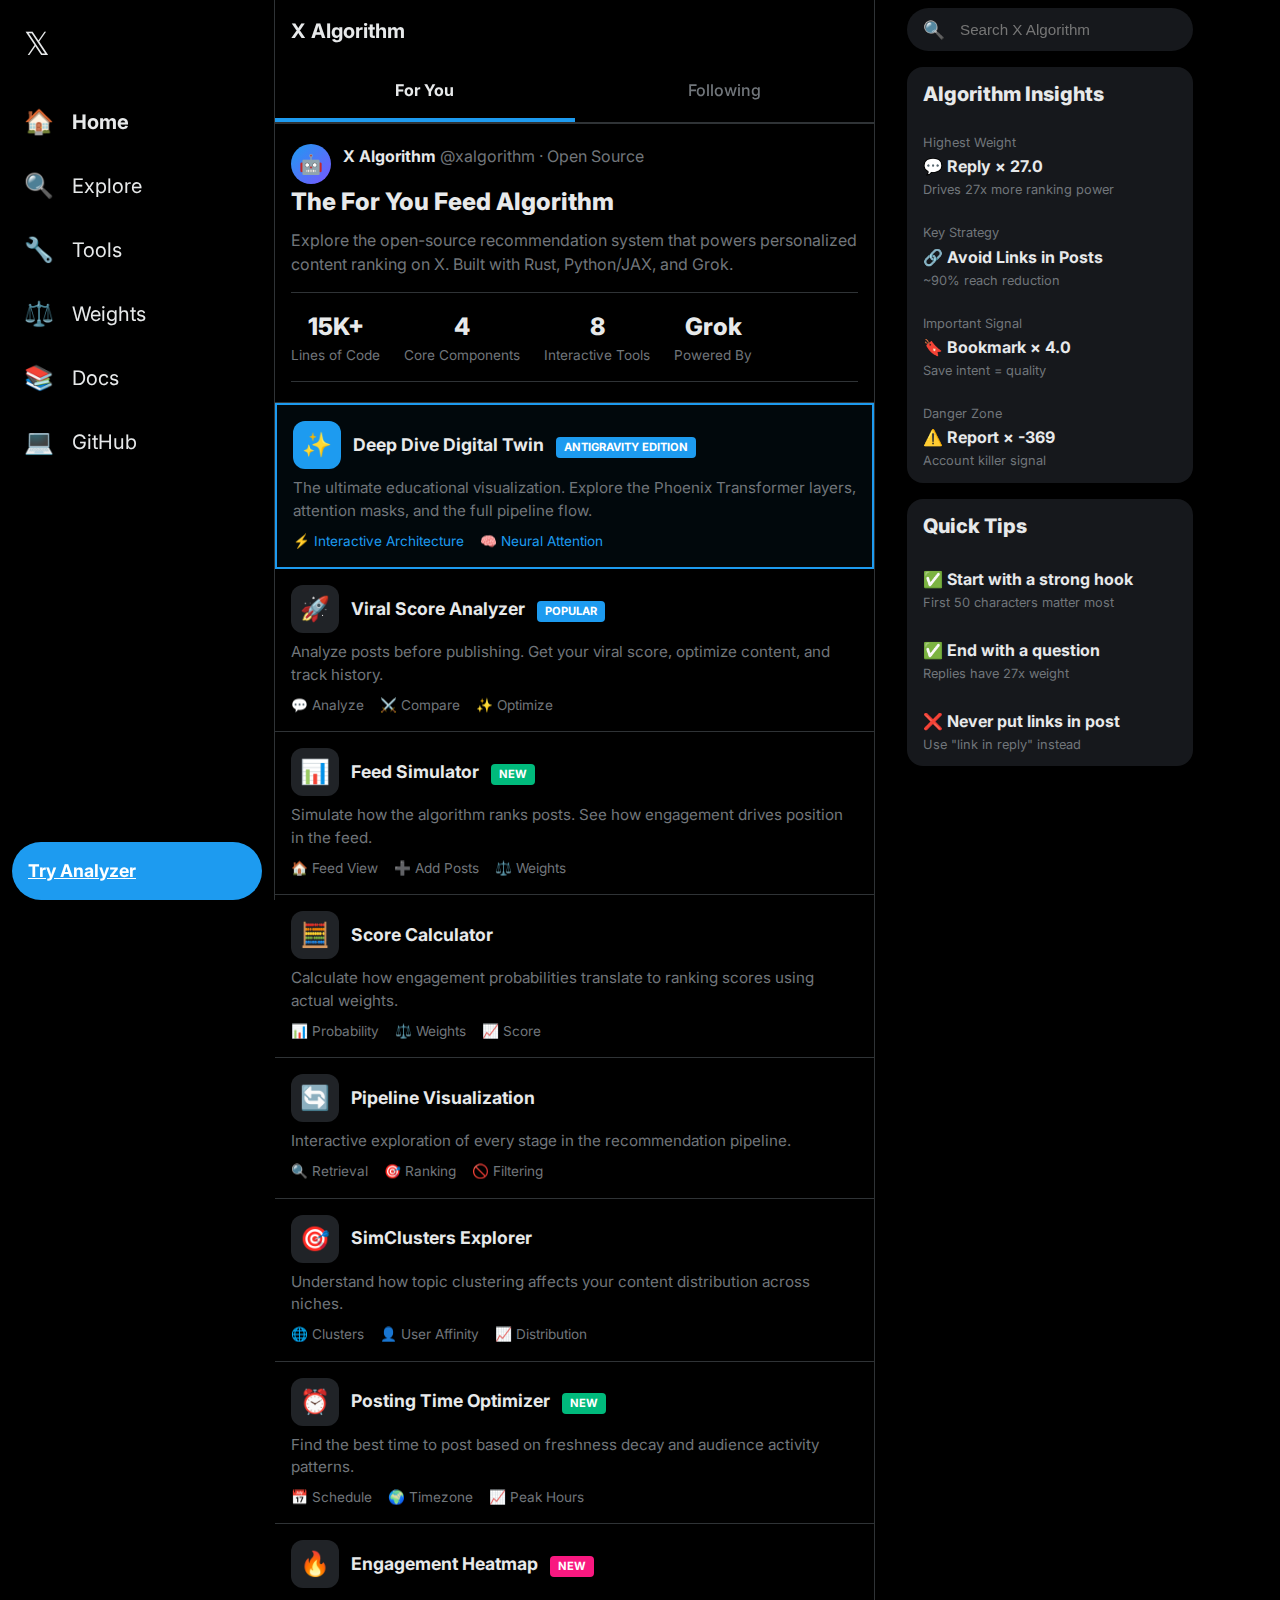
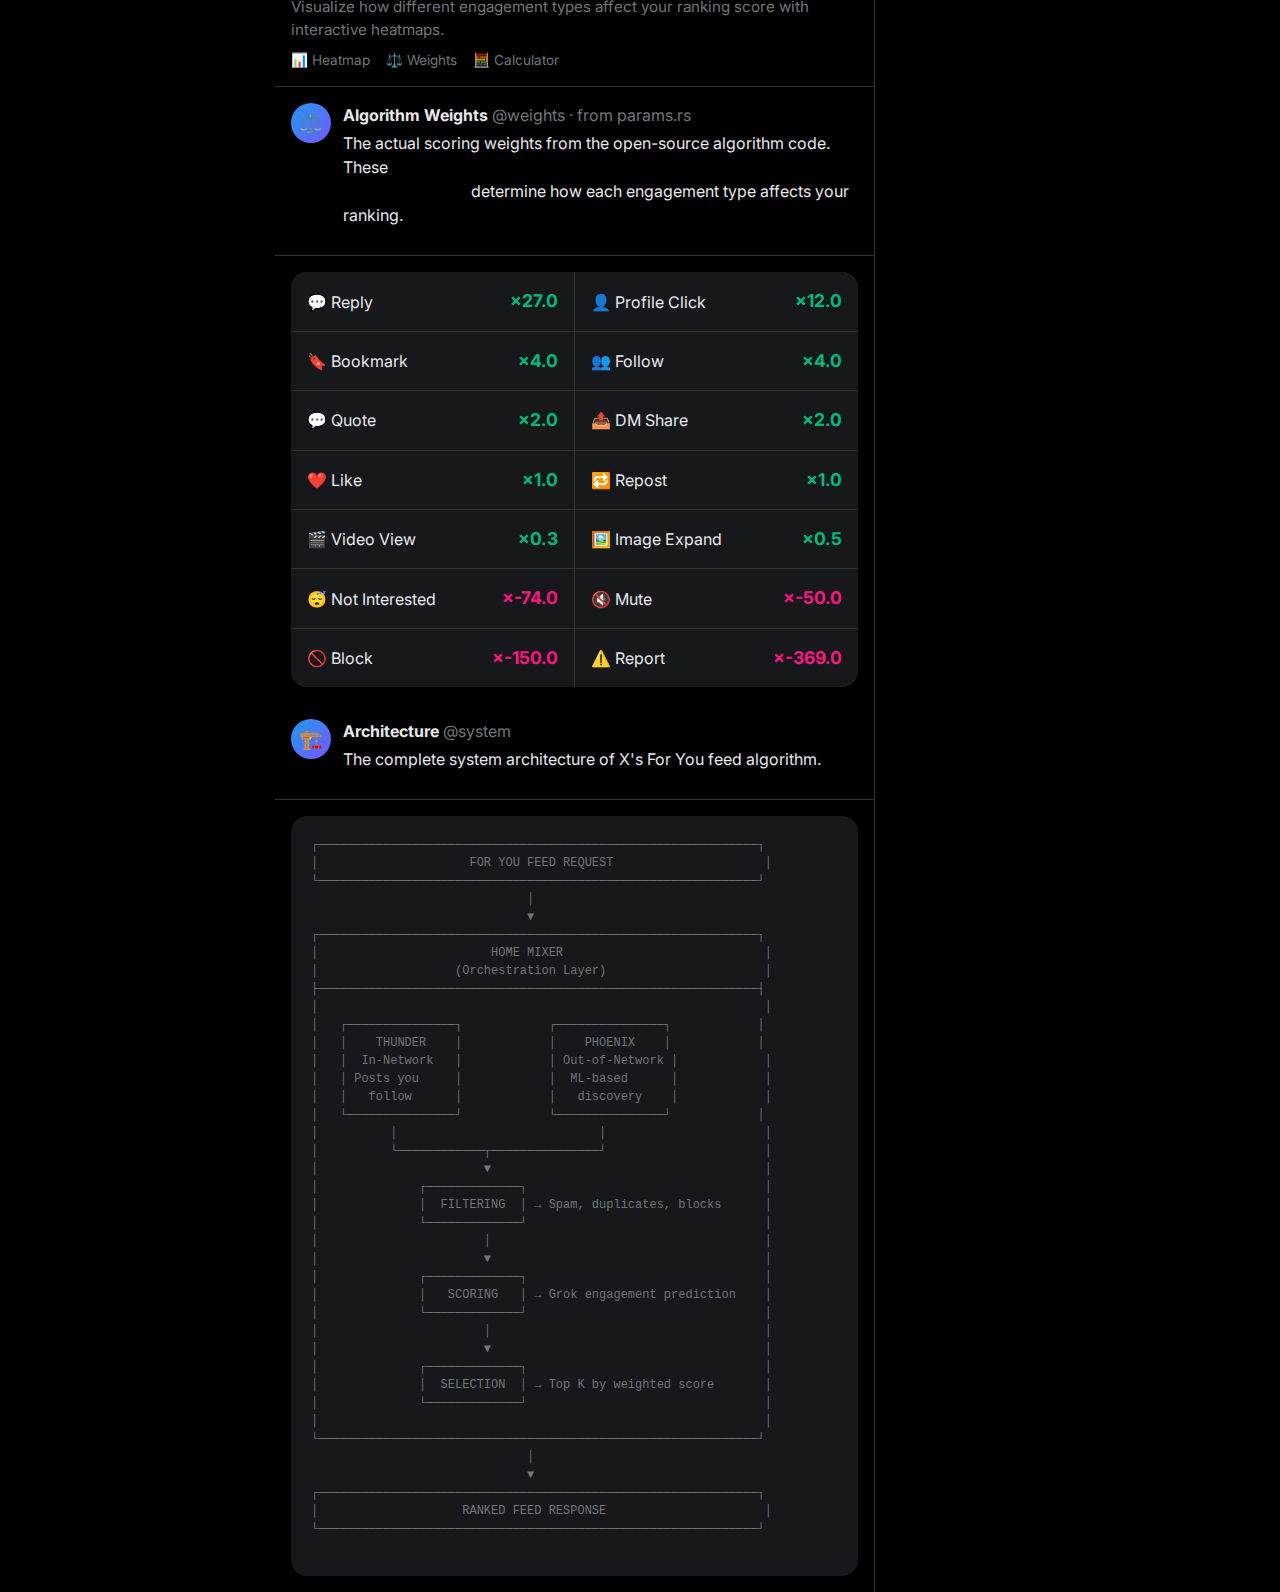
<file: index.html>
<!DOCTYPE html>
<html lang="en">

<head>
    <meta charset="UTF-8">
    <meta name="viewport" content="width=device-width, initial-scale=1.0">
    <title>X Algorithm | For You Feed Ranking System</title>
    <meta name="description"
        content="Explore X's open-source For You feed algorithm. Interactive tools to understand how content is ranked.">
    <meta property="og:title" content="X Algorithm - Open Source">
    <meta property="og:description" content="The open-source recommendation system powering X's For You feed">
    <link rel="icon"
        href="data:image/svg+xml,<svg xmlns='http://www.w3.org/2000/svg' viewBox='0 0 100 100'><text y='.9em' font-size='90'>𝕏</text></svg>">
    <link href="https://fonts.googleapis.com/css2?family=Inter:wght@400;500;600;700;800&display=swap" rel="stylesheet">
    <style>
        * {
            margin: 0;
            padding: 0;
            box-sizing: border-box;
        }

        :root {
            --bg-primary: #000000;
            --bg-secondary: #16181c;
            --bg-tertiary: #202327;
            --bg-hover: #181818;
            --border: #2f3336;
            --text-primary: #e7e9ea;
            --text-secondary: #71767b;
            --accent: #1d9bf0;
            --accent-hover: #1a8cd8;
            --green: #00ba7c;
            --pink: #f91880;
            --orange: #ff7a00;
            --purple: #7856ff;
        }

        body {
            font-family: 'Inter', -apple-system, BlinkMacSystemFont, 'Segoe UI', Roboto, sans-serif;
            background: var(--bg-primary);
            color: var(--text-primary);
            line-height: 1.5;
            min-height: 100vh;
        }

        /* X-Style Layout */
        .layout {
            display: flex;
            max-width: 1400px;
            margin: 0 auto;
            min-height: 100vh;
        }

        /* Left Sidebar - X Navigation Style */
        .sidebar {
            width: 275px;
            position: sticky;
            top: 0;
            height: 100vh;
            padding: 0 12px;
            border-right: 1px solid var(--border);
            display: flex;
            flex-direction: column;
        }

        .logo {
            padding: 12px;
            margin: 8px 0;
        }

        .logo-icon {
            font-size: 2rem;
        }

        .nav-menu {
            flex: 1;
        }

        .nav-item {
            display: flex;
            align-items: center;
            gap: 20px;
            padding: 12px;
            border-radius: 9999px;
            cursor: pointer;
            text-decoration: none;
            color: var(--text-primary);
            font-size: 1.25rem;
            font-weight: 400;
            transition: background 0.2s;
            margin: 4px 0;
        }

        .nav-item:hover {
            background: var(--bg-hover);
        }

        .nav-item.active {
            font-weight: 700;
        }

        .nav-icon {
            font-size: 1.5rem;
            width: 28px;
            text-align: center;
        }

        .post-btn {
            width: 100%;
            padding: 16px;
            background: var(--accent);
            color: white;
            border: none;
            border-radius: 9999px;
            font-size: 1.1rem;
            font-weight: 700;
            cursor: pointer;
            margin-top: 16px;
            transition: background 0.2s;
        }

        .post-btn:hover {
            background: var(--accent-hover);
        }

        /* Main Content */
        .main {
            flex: 1;
            max-width: 600px;
            border-right: 1px solid var(--border);
            min-height: 100vh;
        }

        .main-header {
            position: sticky;
            top: 0;
            background: rgba(0, 0, 0, 0.65);
            backdrop-filter: blur(12px);
            z-index: 10;
            border-bottom: 1px solid var(--border);
        }

        .main-title {
            padding: 16px;
            font-size: 1.25rem;
            font-weight: 700;
        }

        .tabs {
            display: flex;
            border-bottom: 1px solid var(--border);
        }

        .tab {
            flex: 1;
            padding: 16px;
            text-align: center;
            cursor: pointer;
            color: var(--text-secondary);
            font-weight: 500;
            border-bottom: 4px solid transparent;
            transition: all 0.2s;
        }

        .tab:hover {
            background: var(--bg-hover);
        }

        .tab.active {
            color: var(--text-primary);
            font-weight: 700;
            border-bottom-color: var(--accent);
        }

        /* Right Sidebar */
        .right-sidebar {
            width: 350px;
            padding: 0 32px;
        }

        .search-box {
            position: sticky;
            top: 8px;
            margin-top: 8px;
        }

        .search-input {
            width: 100%;
            padding: 12px 16px 12px 52px;
            background: var(--bg-secondary);
            border: 1px solid transparent;
            border-radius: 9999px;
            color: var(--text-primary);
            font-size: 0.95rem;
            outline: none;
        }

        .search-input:focus {
            border-color: var(--accent);
            background: var(--bg-primary);
        }

        .search-icon {
            position: absolute;
            left: 16px;
            top: 50%;
            transform: translateY(-50%);
            font-size: 1.1rem;
        }

        .trend-box {
            background: var(--bg-secondary);
            border-radius: 16px;
            margin-top: 16px;
            overflow: hidden;
        }

        .trend-title {
            padding: 12px 16px;
            font-size: 1.25rem;
            font-weight: 800;
        }

        .trend-item {
            padding: 12px 16px;
            cursor: pointer;
            transition: background 0.2s;
        }

        .trend-item:hover {
            background: var(--bg-hover);
        }

        .trend-category {
            font-size: 0.8rem;
            color: var(--text-secondary);
        }

        .trend-name {
            font-weight: 700;
            margin: 2px 0;
        }

        .trend-posts {
            font-size: 0.8rem;
            color: var(--text-secondary);
        }

        /* Post/Tweet Style Cards */
        .post {
            padding: 16px;
            border-bottom: 1px solid var(--border);
            cursor: pointer;
            transition: background 0.2s;
        }

        .post:hover {
            background: var(--bg-hover);
        }

        .post-header {
            display: flex;
            gap: 12px;
        }

        .avatar {
            width: 40px;
            height: 40px;
            border-radius: 50%;
            background: linear-gradient(135deg, var(--accent), var(--purple));
            display: flex;
            align-items: center;
            justify-content: center;
            font-size: 1.2rem;
            flex-shrink: 0;
        }

        .post-content {
            flex: 1;
        }

        .post-meta {
            display: flex;
            align-items: center;
            gap: 4px;
            margin-bottom: 4px;
        }

        .post-author {
            font-weight: 700;
        }

        .post-handle {
            color: var(--text-secondary);
        }

        .post-time {
            color: var(--text-secondary);
        }

        .post-text {
            margin-bottom: 12px;
            white-space: pre-wrap;
        }

        .post-media {
            background: var(--bg-tertiary);
            border-radius: 16px;
            height: 280px;
            margin-bottom: 12px;
            display: flex;
            align-items: center;
            justify-content: center;
            font-size: 4rem;
            border: 1px solid var(--border);
        }

        .post-actions {
            display: flex;
            justify-content: space-between;
            max-width: 425px;
            margin-top: 12px;
        }

        .post-action {
            display: flex;
            align-items: center;
            gap: 8px;
            color: var(--text-secondary);
            cursor: pointer;
            padding: 8px;
            margin: -8px;
            border-radius: 9999px;
            transition: all 0.2s;
        }

        .post-action:hover {
            color: var(--accent);
            background: rgba(29, 155, 240, 0.1);
        }

        .post-action.like:hover {
            color: var(--pink);
            background: rgba(249, 24, 128, 0.1);
        }

        .post-action.repost:hover {
            color: var(--green);
            background: rgba(0, 186, 124, 0.1);
        }

        /* Tool Cards */
        .tool-section {
            padding: 0;
        }

        .tool-card {
            padding: 16px;
            border-bottom: 1px solid var(--border);
            display: block;
            text-decoration: none;
            color: inherit;
            transition: background 0.2s;
        }

        .tool-card:hover {
            background: var(--bg-hover);
        }

        .tool-header {
            display: flex;
            align-items: center;
            gap: 12px;
            margin-bottom: 8px;
        }

        .tool-icon {
            width: 48px;
            height: 48px;
            background: var(--bg-tertiary);
            border-radius: 12px;
            display: flex;
            align-items: center;
            justify-content: center;
            font-size: 1.5rem;
        }

        .tool-name {
            font-weight: 700;
            font-size: 1.1rem;
        }

        .tool-badge {
            display: inline-block;
            padding: 2px 8px;
            background: var(--accent);
            color: white;
            border-radius: 4px;
            font-size: 0.7rem;
            font-weight: 700;
            margin-left: 8px;
        }

        .tool-desc {
            color: var(--text-secondary);
            font-size: 0.95rem;
        }

        .tool-meta {
            display: flex;
            gap: 16px;
            margin-top: 8px;
            font-size: 0.85rem;
            color: var(--text-secondary);
        }

        .tool-stat {
            display: flex;
            align-items: center;
            gap: 4px;
        }

        /* Weights Display */
        .weight-grid {
            display: grid;
            grid-template-columns: repeat(2, 1fr);
            gap: 1px;
            background: var(--border);
            border-radius: 16px;
            overflow: hidden;
            margin: 16px;
        }

        .weight-item {
            background: var(--bg-secondary);
            padding: 16px;
            display: flex;
            justify-content: space-between;
            align-items: center;
        }

        .weight-label {
            display: flex;
            align-items: center;
            gap: 8px;
        }

        .weight-value {
            font-weight: 700;
            font-size: 1.1rem;
        }

        .weight-value.positive {
            color: var(--green);
        }

        .weight-value.negative {
            color: var(--pink);
        }

        /* Hero Section */
        .hero-post {
            padding: 20px 16px;
            border-bottom: 1px solid var(--border);
        }

        .hero-title {
            font-size: 1.5rem;
            font-weight: 800;
            margin-bottom: 8px;
        }

        .hero-subtitle {
            color: var(--text-secondary);
            margin-bottom: 16px;
        }

        .hero-stats {
            display: flex;
            gap: 24px;
            padding: 16px 0;
            border-top: 1px solid var(--border);
            border-bottom: 1px solid var(--border);
            margin-top: 16px;
        }

        .hero-stat {
            text-align: center;
        }

        .hero-stat-value {
            font-size: 1.5rem;
            font-weight: 800;
        }

        .hero-stat-label {
            color: var(--text-secondary);
            font-size: 0.85rem;
        }

        /* Mobile */
        @media (max-width: 1024px) {
            .right-sidebar {
                display: none;
            }
        }

        @media (max-width: 768px) {
            .sidebar {
                width: 68px;
            }

            .nav-text,
            .post-btn span {
                display: none;
            }

            .nav-item {
                justify-content: center;
                padding: 12px;
            }

            .post-btn {
                width: 50px;
                height: 50px;
                border-radius: 50%;
                padding: 0;
            }
        }

        @media (max-width: 500px) {
            .sidebar {
                display: none;
            }

            .main {
                border: none;
            }
        }

        /* Architecture Diagram */
        .architecture {
            background: var(--bg-secondary);
            border-radius: 16px;
            padding: 20px;
            margin: 16px;
            overflow-x: auto;
        }

        .architecture pre {
            font-family: 'SF Mono', Monaco, Consolas, monospace;
            font-size: 0.75rem;
            color: var(--text-secondary);
            line-height: 1.5;
        }
    </style>
</head>

<body>
    <div class="layout">
        <!-- Left Sidebar -->
        <nav class="sidebar">
            <div class="logo">
                <span class="logo-icon">𝕏</span>
            </div>
            <div class="nav-menu">
                <a href="#" class="nav-item active">
                    <span class="nav-icon">🏠</span>
                    <span class="nav-text">Home</span>
                </a>
                <a href="#explore" class="nav-item">
                    <span class="nav-icon">🔍</span>
                    <span class="nav-text">Explore</span>
                </a>
                <a href="#tools" class="nav-item">
                    <span class="nav-icon">🔧</span>
                    <span class="nav-text">Tools</span>
                </a>
                <a href="#weights" class="nav-item">
                    <span class="nav-icon">⚖️</span>
                    <span class="nav-text">Weights</span>
                </a>
                <a href="docs/POSTING_STRATEGY.md" class="nav-item">
                    <span class="nav-icon">📚</span>
                    <span class="nav-text">Docs</span>
                </a>
                <a href="https://github.com/mangeshraut712/x-algorithm" class="nav-item">
                    <span class="nav-icon">💻</span>
                    <span class="nav-text">GitHub</span>
                </a>
            </div>
            <a href="tools/viral-score-analyzer.html" class="post-btn">
                <span>Try Analyzer</span>
            </a>
        </nav>

        <!-- Main Content -->
        <main class="main">
            <header class="main-header">
                <h1 class="main-title">X Algorithm</h1>
                <div class="tabs">
                    <div class="tab active" onclick="showSection('for-you')">For You</div>
                    <div class="tab" onclick="showSection('following')">Following</div>
                </div>
            </header>

            <!-- Hero Post -->
            <div class="hero-post" id="for-you">
                <div class="post-header">
                    <div class="avatar">🤖</div>
                    <div class="post-content">
                        <div class="post-meta">
                            <span class="post-author">X Algorithm</span>
                            <span class="post-handle">@xalgorithm</span>
                            <span class="post-time">· Open Source</span>
                        </div>
                    </div>
                </div>
                <h2 class="hero-title">The For You Feed Algorithm</h2>
                <p class="hero-subtitle">
                    Explore the open-source recommendation system that powers personalized content ranking on X.
                    Built with Rust, Python/JAX, and Grok.
                </p>
                <div class="hero-stats">
                    <div class="hero-stat">
                        <div class="hero-stat-value">15K+</div>
                        <div class="hero-stat-label">Lines of Code</div>
                    </div>
                    <div class="hero-stat">
                        <div class="hero-stat-value">4</div>
                        <div class="hero-stat-label">Core Components</div>
                    </div>
                    <div class="hero-stat">
                        <div class="hero-stat-value">8</div>
                        <div class="hero-stat-label">Interactive Tools</div>
                    </div>
                    <div class="hero-stat">
                        <div class="hero-stat-value">Grok</div>
                        <div class="hero-stat-label">Powered By</div>
                    </div>
                </div>
            </div>

            <!-- Tools Section -->
            <div class="tool-section" id="tools">
                <a href="viz/index.html" class="tool-card"
                    style="border: 2px solid var(--accent); background: rgba(29, 155, 240, 0.05);">
                    <div class="tool-header">
                        <div class="tool-icon" style="background: var(--accent);">✨</div>
                        <div>
                            <div class="tool-name">
                                Deep Dive Digital Twin
                                <span class="tool-badge">ANTIGRAVITY EDITION</span>
                            </div>
                        </div>
                    </div>
                    <p class="tool-desc">The ultimate educational visualization. Explore the Phoenix Transformer layers,
                        attention masks, and the full pipeline flow.</p>
                    <div class="tool-meta">
                        <span class="tool-stat" style="color: var(--accent);">⚡ Interactive Architecture</span>
                        <span class="tool-stat" style="color: var(--accent);">🧠 Neural Attention</span>
                    </div>
                </a>

                <a href="tools/viral-score-analyzer.html" class="tool-card">
                    <div class="tool-header">
                        <div class="tool-icon">🚀</div>
                        <div>
                            <div class="tool-name">
                                Viral Score Analyzer
                                <span class="tool-badge">POPULAR</span>
                            </div>
                        </div>
                    </div>
                    <p class="tool-desc">Analyze posts before publishing. Get your viral score, optimize content, and
                        track history.</p>
                    <div class="tool-meta">
                        <span class="tool-stat">💬 Analyze</span>
                        <span class="tool-stat">⚔️ Compare</span>
                        <span class="tool-stat">✨ Optimize</span>
                    </div>
                </a>

                <a href="tools/feed-simulator.html" class="tool-card">
                    <div class="tool-header">
                        <div class="tool-icon">📊</div>
                        <div>
                            <div class="tool-name">
                                Feed Simulator
                                <span class="tool-badge" style="background: var(--green);">NEW</span>
                            </div>
                        </div>
                    </div>
                    <p class="tool-desc">Simulate how the algorithm ranks posts. See how engagement drives position in
                        the feed.</p>
                    <div class="tool-meta">
                        <span class="tool-stat">🏠 Feed View</span>
                        <span class="tool-stat">➕ Add Posts</span>
                        <span class="tool-stat">⚖️ Weights</span>
                    </div>
                </a>

                <a href="tools/score-calculator.html" class="tool-card">
                    <div class="tool-header">
                        <div class="tool-icon">🧮</div>
                        <div>
                            <div class="tool-name">Score Calculator</div>
                        </div>
                    </div>
                    <p class="tool-desc">Calculate how engagement probabilities translate to ranking scores using actual
                        weights.</p>
                    <div class="tool-meta">
                        <span class="tool-stat">📊 Probability</span>
                        <span class="tool-stat">⚖️ Weights</span>
                        <span class="tool-stat">📈 Score</span>
                    </div>
                </a>

                <a href="tools/pipeline-visualization.html" class="tool-card">
                    <div class="tool-header">
                        <div class="tool-icon">🔄</div>
                        <div>
                            <div class="tool-name">Pipeline Visualization</div>
                        </div>
                    </div>
                    <p class="tool-desc">Interactive exploration of every stage in the recommendation pipeline.</p>
                    <div class="tool-meta">
                        <span class="tool-stat">🔍 Retrieval</span>
                        <span class="tool-stat">🎯 Ranking</span>
                        <span class="tool-stat">🚫 Filtering</span>
                    </div>
                </a>

                <a href="tools/simclusters-explorer.html" class="tool-card">
                    <div class="tool-header">
                        <div class="tool-icon">🎯</div>
                        <div>
                            <div class="tool-name">SimClusters Explorer</div>
                        </div>
                    </div>
                    <p class="tool-desc">Understand how topic clustering affects your content distribution across
                        niches.</p>
                    <div class="tool-meta">
                        <span class="tool-stat">🌐 Clusters</span>
                        <span class="tool-stat">👤 User Affinity</span>
                        <span class="tool-stat">📈 Distribution</span>
                    </div>
                </a>

                <a href="tools/posting-time-optimizer.html" class="tool-card">
                    <div class="tool-header">
                        <div class="tool-icon">⏰</div>
                        <div>
                            <div class="tool-name">
                                Posting Time Optimizer
                                <span class="tool-badge" style="background: var(--green);">NEW</span>
                            </div>
                        </div>
                    </div>
                    <p class="tool-desc">Find the best time to post based on freshness decay and audience activity
                        patterns.</p>
                    <div class="tool-meta">
                        <span class="tool-stat">📅 Schedule</span>
                        <span class="tool-stat">🌍 Timezone</span>
                        <span class="tool-stat">📈 Peak Hours</span>
                    </div>
                </a>

                <a href="tools/engagement-heatmap.html" class="tool-card">
                    <div class="tool-header">
                        <div class="tool-icon">🔥</div>
                        <div>
                            <div class="tool-name">
                                Engagement Heatmap
                                <span class="tool-badge" style="background: var(--pink);">NEW</span>
                            </div>
                        </div>
                    </div>
                    <p class="tool-desc">Visualize how different engagement types affect your ranking score with
                        interactive heatmaps.</p>
                    <div class="tool-meta">
                        <span class="tool-stat">📊 Heatmap</span>
                        <span class="tool-stat">⚖️ Weights</span>
                        <span class="tool-stat">🧮 Calculator</span>
                    </div>
                </a>
            </div>

            <!-- Weights Section -->
            <div id="weights">
                <div class="post">
                    <div class="post-header">
                        <div class="avatar">⚖️</div>
                        <div class="post-content">
                            <div class="post-meta">
                                <span class="post-author">Algorithm Weights</span>
                                <span class="post-handle">@weights</span>
                                <span class="post-time">· from params.rs</span>
                            </div>
                            <div class="post-text">The actual scoring weights from the open-source algorithm code. These
                                determine how each engagement type affects your ranking.</div>
                        </div>
                    </div>
                </div>

                <div class="weight-grid">
                    <div class="weight-item">
                        <span class="weight-label">💬 Reply</span>
                        <span class="weight-value positive">×27.0</span>
                    </div>
                    <div class="weight-item">
                        <span class="weight-label">👤 Profile Click</span>
                        <span class="weight-value positive">×12.0</span>
                    </div>
                    <div class="weight-item">
                        <span class="weight-label">🔖 Bookmark</span>
                        <span class="weight-value positive">×4.0</span>
                    </div>
                    <div class="weight-item">
                        <span class="weight-label">👥 Follow</span>
                        <span class="weight-value positive">×4.0</span>
                    </div>
                    <div class="weight-item">
                        <span class="weight-label">💬 Quote</span>
                        <span class="weight-value positive">×2.0</span>
                    </div>
                    <div class="weight-item">
                        <span class="weight-label">📤 DM Share</span>
                        <span class="weight-value positive">×2.0</span>
                    </div>
                    <div class="weight-item">
                        <span class="weight-label">❤️ Like</span>
                        <span class="weight-value positive">×1.0</span>
                    </div>
                    <div class="weight-item">
                        <span class="weight-label">🔁 Repost</span>
                        <span class="weight-value positive">×1.0</span>
                    </div>
                    <div class="weight-item">
                        <span class="weight-label">🎬 Video View</span>
                        <span class="weight-value positive">×0.3</span>
                    </div>
                    <div class="weight-item">
                        <span class="weight-label">🖼️ Image Expand</span>
                        <span class="weight-value positive">×0.5</span>
                    </div>
                    <div class="weight-item">
                        <span class="weight-label">😴 Not Interested</span>
                        <span class="weight-value negative">×-74.0</span>
                    </div>
                    <div class="weight-item">
                        <span class="weight-label">🔇 Mute</span>
                        <span class="weight-value negative">×-50.0</span>
                    </div>
                    <div class="weight-item">
                        <span class="weight-label">🚫 Block</span>
                        <span class="weight-value negative">×-150.0</span>
                    </div>
                    <div class="weight-item">
                        <span class="weight-label">⚠️ Report</span>
                        <span class="weight-value negative">×-369.0</span>
                    </div>
                </div>
            </div>

            <!-- Architecture -->
            <div id="explore">
                <div class="post">
                    <div class="post-header">
                        <div class="avatar">🏗️</div>
                        <div class="post-content">
                            <div class="post-meta">
                                <span class="post-author">Architecture</span>
                                <span class="post-handle">@system</span>
                            </div>
                            <div class="post-text">The complete system architecture of X's For You feed algorithm.</div>
                        </div>
                    </div>
                </div>

                <div class="architecture">
                    <pre>
┌─────────────────────────────────────────────────────────────┐
│                     FOR YOU FEED REQUEST                     │
└─────────────────────────────────────────────────────────────┘
                              │
                              ▼
┌─────────────────────────────────────────────────────────────┐
│                        HOME MIXER                            │
│                   (Orchestration Layer)                      │
├─────────────────────────────────────────────────────────────┤
│                                                              │
│   ┌───────────────┐            ┌───────────────┐            │
│   │    THUNDER    │            │    PHOENIX    │            │
│   │  In-Network   │            │ Out-of-Network │            │
│   │ Posts you     │            │  ML-based      │            │
│   │   follow      │            │   discovery    │            │
│   └───────────────┘            └───────────────┘            │
│          │                            │                      │
│          └────────────┬───────────────┘                      │
│                       ▼                                      │
│              ┌─────────────┐                                 │
│              │  FILTERING  │ → Spam, duplicates, blocks      │
│              └─────────────┘                                 │
│                       │                                      │
│                       ▼                                      │
│              ┌─────────────┐                                 │
│              │   SCORING   │ → Grok engagement prediction    │
│              └─────────────┘                                 │
│                       │                                      │
│                       ▼                                      │
│              ┌─────────────┐                                 │
│              │  SELECTION  │ → Top K by weighted score       │
│              └─────────────┘                                 │
│                                                              │
└─────────────────────────────────────────────────────────────┘
                              │
                              ▼
┌─────────────────────────────────────────────────────────────┐
│                    RANKED FEED RESPONSE                      │
└─────────────────────────────────────────────────────────────┘
                    </pre>
                </div>
            </div>
        </main>

        <!-- Right Sidebar -->
        <aside class="right-sidebar">
            <div class="search-box">
                <span class="search-icon">🔍</span>
                <input type="text" class="search-input" placeholder="Search X Algorithm">
            </div>

            <div class="trend-box">
                <h2 class="trend-title">Algorithm Insights</h2>
                <div class="trend-item">
                    <div class="trend-category">Highest Weight</div>
                    <div class="trend-name">💬 Reply × 27.0</div>
                    <div class="trend-posts">Drives 27x more ranking power</div>
                </div>
                <div class="trend-item">
                    <div class="trend-category">Key Strategy</div>
                    <div class="trend-name">🔗 Avoid Links in Posts</div>
                    <div class="trend-posts">~90% reach reduction</div>
                </div>
                <div class="trend-item">
                    <div class="trend-category">Important Signal</div>
                    <div class="trend-name">🔖 Bookmark × 4.0</div>
                    <div class="trend-posts">Save intent = quality</div>
                </div>
                <div class="trend-item">
                    <div class="trend-category">Danger Zone</div>
                    <div class="trend-name">⚠️ Report × -369</div>
                    <div class="trend-posts">Account killer signal</div>
                </div>
            </div>

            <div class="trend-box">
                <h2 class="trend-title">Quick Tips</h2>
                <div class="trend-item">
                    <div class="trend-name">✅ Start with a strong hook</div>
                    <div class="trend-posts">First 50 characters matter most</div>
                </div>
                <div class="trend-item">
                    <div class="trend-name">✅ End with a question</div>
                    <div class="trend-posts">Replies have 27x weight</div>
                </div>
                <div class="trend-item">
                    <div class="trend-name">❌ Never put links in post</div>
                    <div class="trend-posts">Use "link in reply" instead</div>
                </div>
            </div>
        </aside>
    </div>

    <script>
        function showSection(section) {
            document.querySelectorAll('.tab').forEach(t => t.classList.remove('active'));
            event.target.classList.add('active');
        }
    </script>
</body>

</html>
</file>
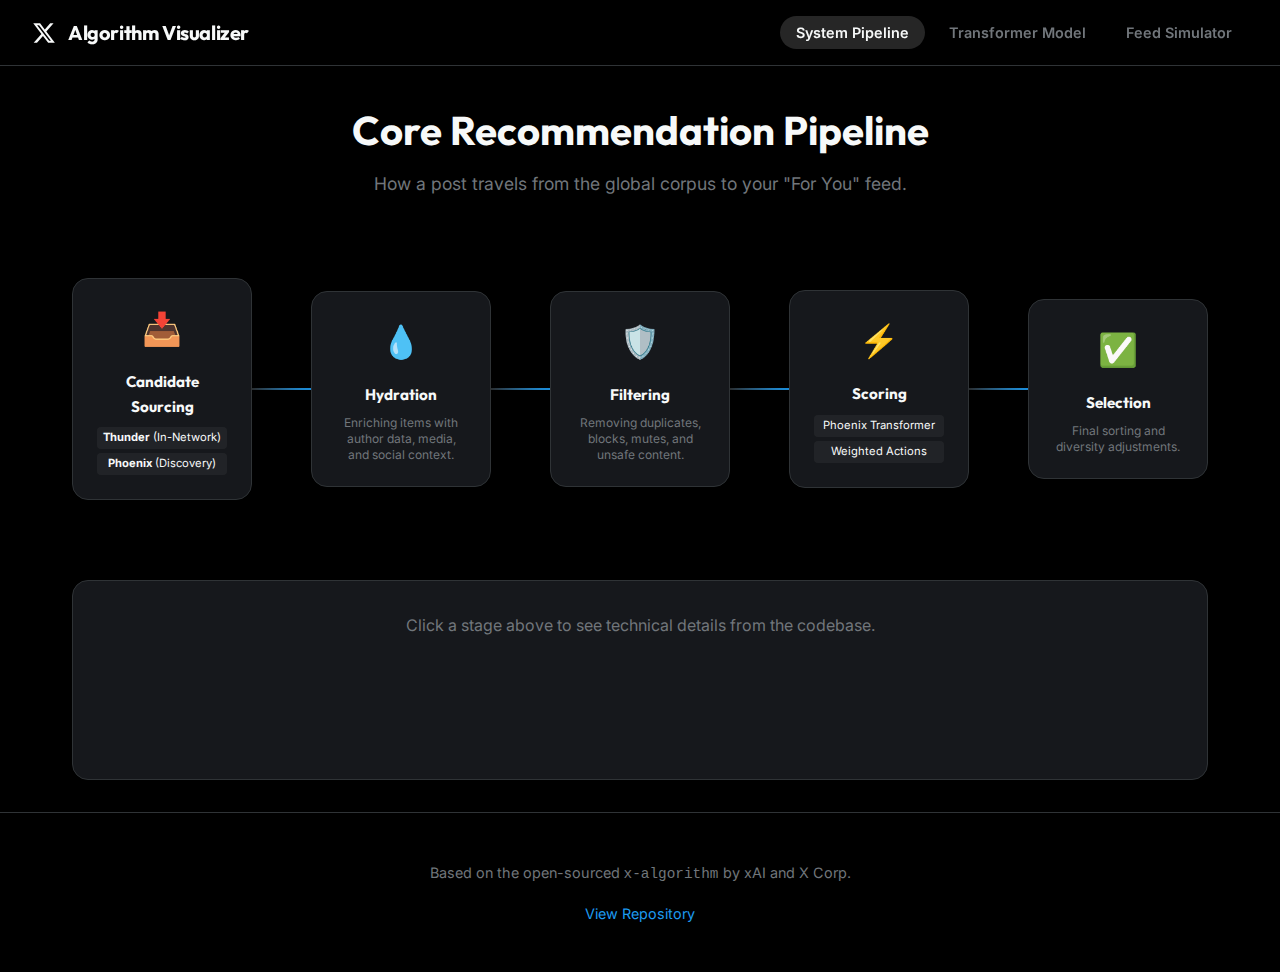
<file: viz/index.html>
<!DOCTYPE html>
<html lang="en">
<head>
    <meta charset="UTF-8">
    <meta name="viewport" content="width=device-width, initial-scale=1.0">
    <title>X Algorithm Visualizer | Interactive Deep Dive</title>
    <link rel="stylesheet" href="style.css">
    <link rel="preconnect" href="https://fonts.googleapis.com">
    <link rel="preconnect" href="https://fonts.gstatic.com" crossorigin>
    <link href="https://fonts.googleapis.com/css2?family=Inter:wght@300;400;500;600;700&family=Outfit:wght@400;500;600;700&display=swap" rel="stylesheet">
</head>
<body class="dark-mode">
    <div id="app">
        <header>
            <div class="logo-container">
                <svg class="x-logo" viewBox="0 0 24 24" aria-hidden="true"><path d="M18.244 2.25h3.308l-7.227 8.26 8.502 11.24H16.17l-5.214-6.817L4.99 21.75H1.68l7.73-8.835L1.254 2.25H8.08l4.713 6.231zm-1.161 17.52h1.833L7.084 4.126H5.117z"></path></svg>
                <h1>Algorithm Visualizer</h1>
            </div>
            <nav>
                <button class="nav-btn active" data-view="pipeline">System Pipeline</button>
                <button class="nav-btn" data-view="model">Transformer Model</button>
                <button class="nav-btn" data-view="simulator">Feed Simulator</button>
            </nav>
        </header>

        <main>
            <!-- Pipeline View -->
            <section id="pipeline-view" class="view active">
                <div class="view-header">
                    <h2>Core Recommendation Pipeline</h2>
                    <p>How a post travels from the global corpus to your "For You" feed.</p>
                </div>
                
                <div class="pipeline-container">
                    <div class="pipeline-flow">
                        <div class="stage" id="stage-source">
                            <div class="stage-icon">📥</div>
                            <h3>Candidate Sourcing</h3>
                            <div class="sub-stages">
                                <div class="sub-stage"><span>Thunder</span> (In-Network)</div>
                                <div class="sub-stage"><span>Phoenix</span> (Discovery)</div>
                            </div>
                        </div>
                        <div class="connector"></div>
                        <div class="stage" id="stage-hydration">
                            <div class="stage-icon">💧</div>
                            <h3>Hydration</h3>
                            <p>Enriching items with author data, media, and social context.</p>
                        </div>
                        <div class="connector"></div>
                        <div class="stage" id="stage-filtering">
                            <div class="stage-icon">🛡️</div>
                            <h3>Filtering</h3>
                            <p>Removing duplicates, blocks, mutes, and unsafe content.</p>
                        </div>
                        <div class="connector"></div>
                        <div class="stage" id="stage-scoring">
                            <div class="stage-icon">⚡</div>
                            <h3>Scoring</h3>
                            <div class="sub-stages">
                                <div class="sub-stage">Phoenix Transformer</div>
                                <div class="sub-stage">Weighted Actions</div>
                            </div>
                        </div>
                        <div class="connector"></div>
                        <div class="stage" id="stage-selection">
                            <div class="stage-icon">✅</div>
                            <h3>Selection</h3>
                            <p>Final sorting and diversity adjustments.</p>
                        </div>
                    </div>
                </div>

                <div class="details-panel" id="stage-details">
                    <div class="placeholder-text">Click a stage above to see technical details from the codebase.</div>
                </div>
            </section>

            <!-- Model View -->
            <section id="model-view" class="view">
                <div class="view-header">
                    <h2>Phoenix Transformer</h2>
                    <p>The Grok-based engine that predicts your engagement.</p>
                </div>

                <div class="model-grid">
                    <div class="card isolation-card">
                        <h3>Candidate Isolation</h3>
                        <p>Unlike standard LLMs, the X algorithm uses "isolation masking" so candidates can't see each other.</p>
                        <div class="matrix-viz" id="attention-matrix">
                            <!-- Matrix generated by JS -->
                        </div>
                        <div class="viz-legend">
                            <span class="legend-item"><span class="box history"></span> User History</span>
                            <span class="legend-item"><span class="box cand"></span> Candidate</span>
                            <span class="legend-item"><span class="box mask"></span> Masked</span>
                        </div>
                    </div>

                    <div class="card actions-card">
                        <h3>Action Predictions</h3>
                        <p>The model predicts 15+ different actions simultaneously.</p>
                        <div class="actions-list" id="actions-viz">
                            <!-- Actions list -->
                        </div>
                    </div>
                </div>
            </section>

            <!-- Simulator View -->
            <section id="simulator-view" class="view">
                <div class="view-header">
                    <h2>Feed Simulator</h2>
                    <p>Experiment with ranking weights to see how the feed adapts.</p>
                </div>

                <div class="simulator-layout">
                    <div class="controls-panel">
                        <h3>Weight Customization</h3>
                        <div class="weight-sliders" id="weight-sliders">
                            <!-- Sliders generated by JS -->
                        </div>
                        <button class="reset-btn" id="reset-weights">Reset to Production Defaults</button>
                    </div>

                    <div class="feed-panel">
                        <h3>Predicted Feed</h3>
                        <div class="feed-items" id="mock-feed">
                            <!-- Feed items -->
                        </div>
                    </div>
                </div>
            </section>
        </main>

        <footer>
            <p>Based on the open-sourced <code>x-algorithm</code> by xAI and X Corp.</p>
            <div class="footer-links">
                <a href="https://github.com/xai-org/x-algorithm" target="_blank">View Repository</a>
            </div>
        </footer>
    </div>

    <script src="script.js"></script>
</body>
</html>
</file>
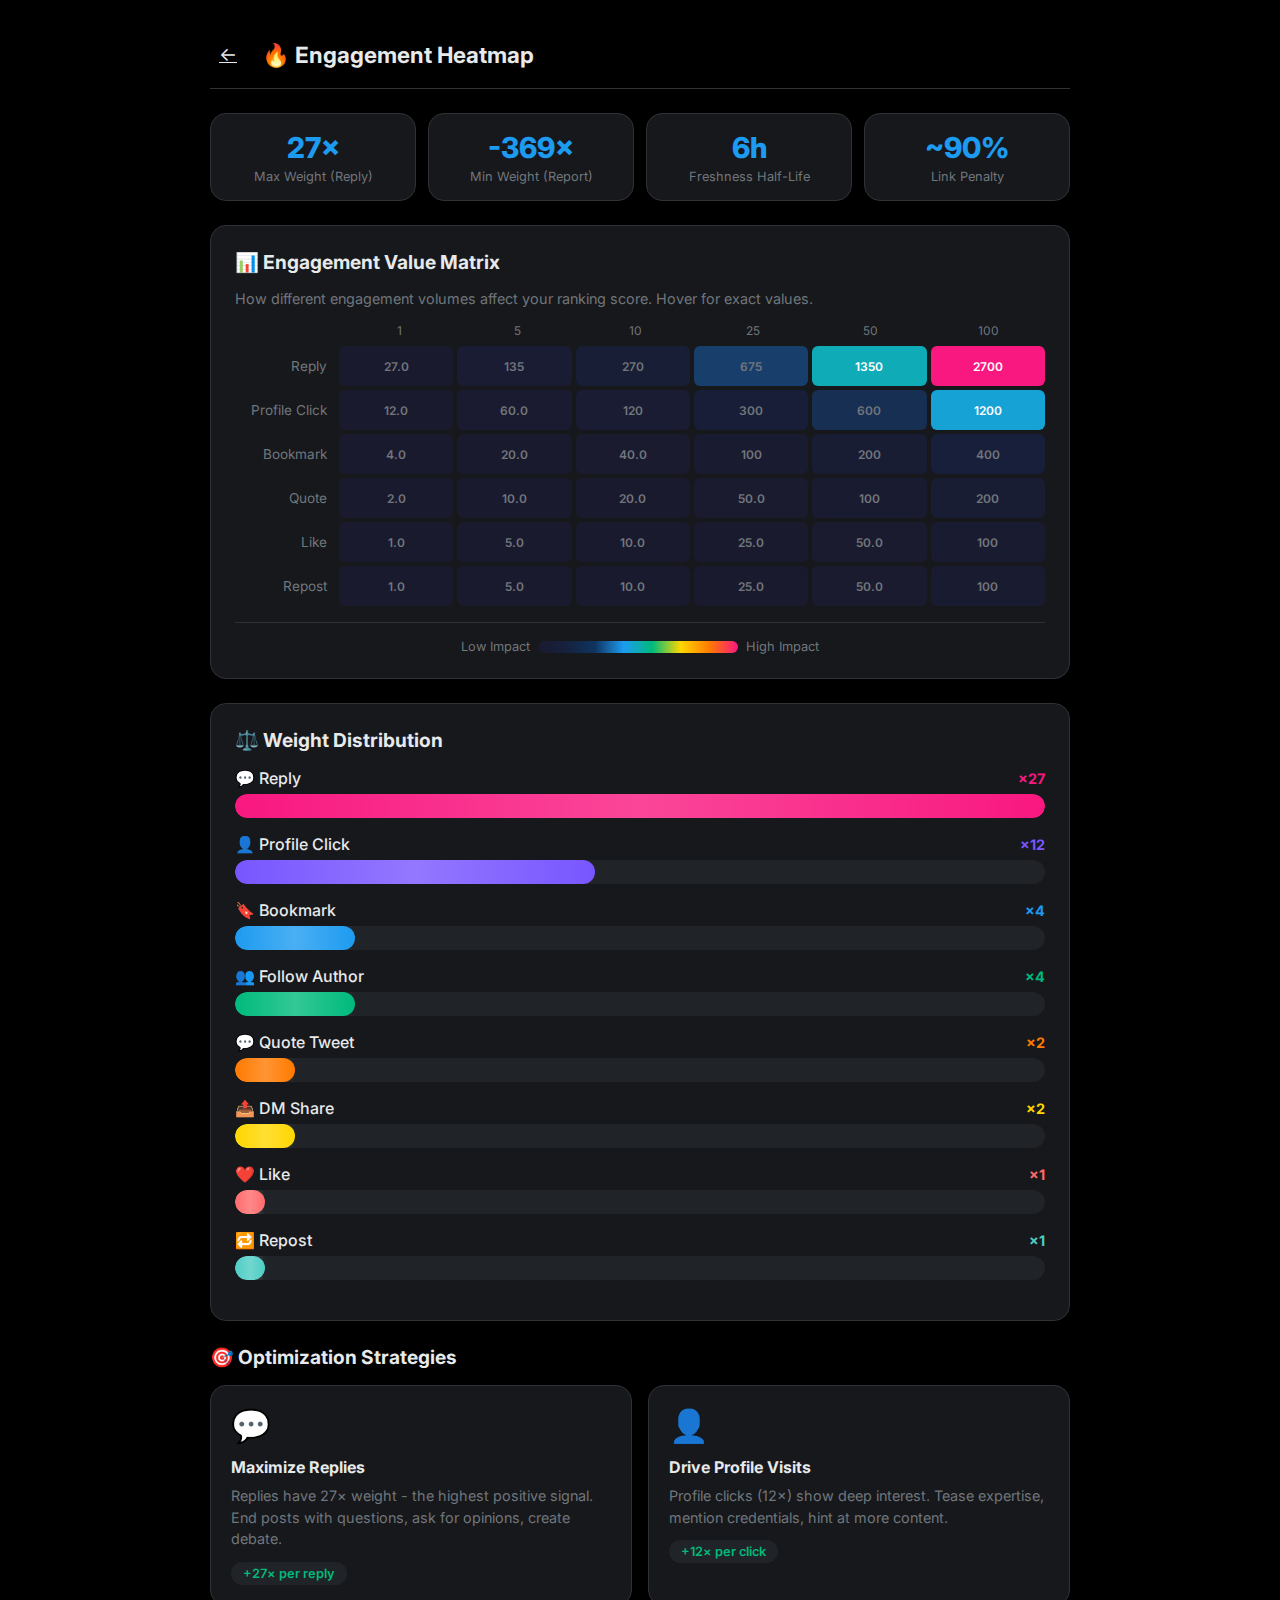
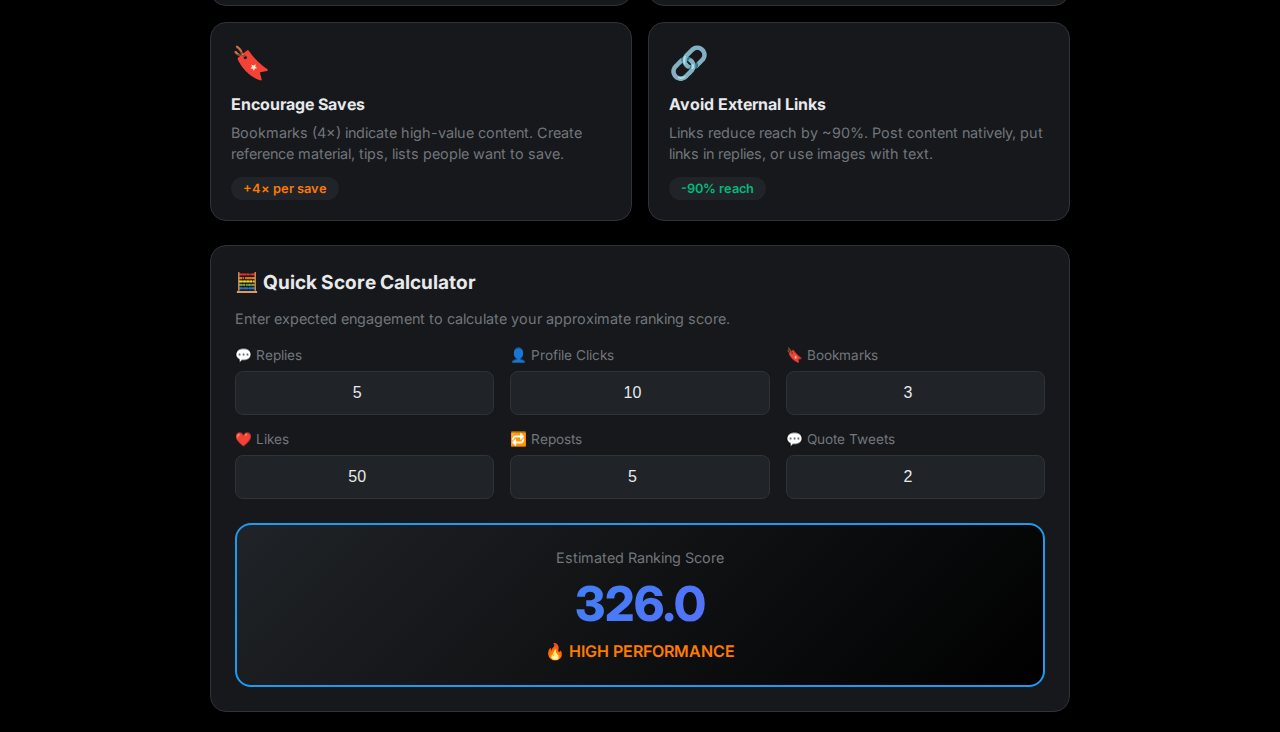
<file: tools/engagement-heatmap.html>
<!DOCTYPE html>
<html lang="en">

<head>
    <meta charset="UTF-8">
    <meta name="viewport" content="width=device-width, initial-scale=1.0">
    <title>Engagement Heatmap | X Algorithm</title>
    <meta name="description" content="Visualize how different engagement types affect your post ranking on X">
    <link href="https://fonts.googleapis.com/css2?family=Inter:wght@400;500;600;700;800&display=swap" rel="stylesheet">
    <style>
        * {
            margin: 0;
            padding: 0;
            box-sizing: border-box;
        }

        :root {
            --bg-primary: #000000;
            --bg-secondary: #16181c;
            --bg-tertiary: #202327;
            --border: #2f3336;
            --text-primary: #e7e9ea;
            --text-secondary: #71767b;
            --accent: #1d9bf0;
            --green: #00ba7c;
            --pink: #f91880;
            --orange: #ff7a00;
            --purple: #7856ff;
            --yellow: #ffd700;
            --red: #ff4444;
        }

        body {
            font-family: 'Inter', -apple-system, BlinkMacSystemFont, sans-serif;
            background: var(--bg-primary);
            color: var(--text-primary);
            min-height: 100vh;
        }

        .container {
            max-width: 900px;
            margin: 0 auto;
            padding: 20px;
        }

        /* Header */
        .header {
            display: flex;
            align-items: center;
            gap: 16px;
            padding: 16px 0;
            border-bottom: 1px solid var(--border);
            margin-bottom: 24px;
        }

        .back-btn {
            width: 36px;
            height: 36px;
            border-radius: 50%;
            background: transparent;
            border: none;
            color: var(--text-primary);
            cursor: pointer;
            display: flex;
            align-items: center;
            justify-content: center;
            font-size: 1.2rem;
            transition: background 0.2s;
        }

        .back-btn:hover {
            background: var(--bg-tertiary);
        }

        .header h1 {
            font-size: 1.4rem;
            font-weight: 700;
        }

        /* Stats Overview */
        .stats-row {
            display: grid;
            grid-template-columns: repeat(4, 1fr);
            gap: 12px;
            margin-bottom: 24px;
        }

        .stat-card {
            background: var(--bg-secondary);
            border-radius: 16px;
            padding: 16px;
            text-align: center;
            border: 1px solid var(--border);
        }

        .stat-value {
            font-size: 1.8rem;
            font-weight: 800;
            color: var(--accent);
        }

        .stat-label {
            font-size: 0.8rem;
            color: var(--text-secondary);
            margin-top: 4px;
        }

        /* Heatmap Container */
        .heatmap-section {
            background: var(--bg-secondary);
            border-radius: 16px;
            padding: 24px;
            margin-bottom: 24px;
            border: 1px solid var(--border);
        }

        .section-title {
            font-size: 1.2rem;
            font-weight: 700;
            margin-bottom: 16px;
            display: flex;
            align-items: center;
            gap: 8px;
        }

        /* Heatmap Grid */
        .heatmap-grid {
            display: grid;
            gap: 4px;
            margin-bottom: 16px;
        }

        .heatmap-row {
            display: flex;
            gap: 4px;
            align-items: center;
        }

        .heatmap-label {
            width: 100px;
            font-size: 0.85rem;
            color: var(--text-secondary);
            text-align: right;
            padding-right: 8px;
            flex-shrink: 0;
        }

        .heatmap-cells {
            display: flex;
            gap: 4px;
            flex: 1;
        }

        .heatmap-cell {
            flex: 1;
            height: 40px;
            border-radius: 6px;
            display: flex;
            align-items: center;
            justify-content: center;
            font-size: 0.75rem;
            font-weight: 600;
            cursor: pointer;
            transition: transform 0.2s, box-shadow 0.2s;
            position: relative;
        }

        .heatmap-cell:hover {
            transform: scale(1.1);
            box-shadow: 0 4px 20px rgba(0, 0, 0, 0.5);
            z-index: 10;
        }

        .heatmap-header {
            display: flex;
            gap: 4px;
            margin-bottom: 8px;
            padding-left: 108px;
        }

        .heatmap-header span {
            flex: 1;
            text-align: center;
            font-size: 0.75rem;
            color: var(--text-secondary);
        }

        /* Legend */
        .legend {
            display: flex;
            justify-content: center;
            align-items: center;
            gap: 8px;
            margin-top: 16px;
            padding-top: 16px;
            border-top: 1px solid var(--border);
        }

        .legend-gradient {
            width: 200px;
            height: 12px;
            border-radius: 6px;
            background: linear-gradient(to right, #1a1a2e, #16213e, #0f3460, #1d9bf0, #00ba7c, #ffd700, #ff7a00, #f91880);
        }

        .legend-labels {
            display: flex;
            justify-content: space-between;
            width: 200px;
            font-size: 0.7rem;
            color: var(--text-secondary);
            margin-top: 4px;
        }

        /* Engagement Bars */
        .engagement-bars {
            background: var(--bg-secondary);
            border-radius: 16px;
            padding: 24px;
            margin-bottom: 24px;
            border: 1px solid var(--border);
        }

        .bar-item {
            margin-bottom: 16px;
        }

        .bar-header {
            display: flex;
            justify-content: space-between;
            align-items: center;
            margin-bottom: 6px;
        }

        .bar-label {
            display: flex;
            align-items: center;
            gap: 8px;
            font-weight: 500;
        }

        .bar-value {
            font-weight: 700;
            font-size: 0.9rem;
        }

        .bar-container {
            height: 24px;
            background: var(--bg-tertiary);
            border-radius: 12px;
            overflow: hidden;
            position: relative;
        }

        .bar-fill {
            height: 100%;
            border-radius: 12px;
            transition: width 0.6s ease-out;
            position: relative;
        }

        .bar-fill::after {
            content: '';
            position: absolute;
            top: 0;
            left: 0;
            right: 0;
            bottom: 0;
            background: linear-gradient(90deg, transparent, rgba(255, 255, 255, 0.2), transparent);
            animation: shimmer 2s infinite;
        }

        @keyframes shimmer {
            0% {
                transform: translateX(-100%);
            }

            100% {
                transform: translateX(100%);
            }
        }

        /* Strategy Cards */
        .strategy-grid {
            display: grid;
            grid-template-columns: repeat(2, 1fr);
            gap: 16px;
            margin-bottom: 24px;
        }

        .strategy-card {
            background: var(--bg-secondary);
            border-radius: 16px;
            padding: 20px;
            border: 1px solid var(--border);
            transition: border-color 0.2s, transform 0.2s;
        }

        .strategy-card:hover {
            border-color: var(--accent);
            transform: translateY(-2px);
        }

        .strategy-icon {
            font-size: 2rem;
            margin-bottom: 12px;
        }

        .strategy-title {
            font-weight: 700;
            margin-bottom: 8px;
        }

        .strategy-desc {
            font-size: 0.9rem;
            color: var(--text-secondary);
            line-height: 1.5;
        }

        .strategy-impact {
            display: inline-block;
            margin-top: 12px;
            padding: 4px 12px;
            background: var(--bg-tertiary);
            border-radius: 20px;
            font-size: 0.8rem;
            font-weight: 600;
        }

        .impact-high {
            color: var(--green);
        }

        .impact-medium {
            color: var(--orange);
        }

        .impact-low {
            color: var(--text-secondary);
        }

        /* Calculator Section */
        .calculator {
            background: var(--bg-secondary);
            border-radius: 16px;
            padding: 24px;
            border: 1px solid var(--border);
        }

        .calc-grid {
            display: grid;
            grid-template-columns: repeat(3, 1fr);
            gap: 16px;
            margin-bottom: 24px;
        }

        .calc-input {
            display: flex;
            flex-direction: column;
            gap: 8px;
        }

        .calc-input label {
            font-size: 0.85rem;
            color: var(--text-secondary);
        }

        .calc-input input {
            background: var(--bg-tertiary);
            border: 1px solid var(--border);
            border-radius: 8px;
            padding: 12px;
            color: var(--text-primary);
            font-size: 1rem;
            text-align: center;
        }

        .calc-input input:focus {
            outline: none;
            border-color: var(--accent);
        }

        .calc-result {
            background: linear-gradient(135deg, var(--bg-tertiary), var(--bg-primary));
            border-radius: 16px;
            padding: 24px;
            text-align: center;
            border: 2px solid var(--accent);
        }

        .result-label {
            font-size: 0.9rem;
            color: var(--text-secondary);
            margin-bottom: 8px;
        }

        .result-value {
            font-size: 3rem;
            font-weight: 800;
            background: linear-gradient(135deg, var(--accent), var(--purple));
            -webkit-background-clip: text;
            -webkit-text-fill-color: transparent;
            background-clip: text;
        }

        .result-tier {
            margin-top: 8px;
            font-size: 1rem;
            font-weight: 600;
        }

        /* Responsive */
        @media (max-width: 768px) {
            .stats-row {
                grid-template-columns: repeat(2, 1fr);
            }

            .strategy-grid {
                grid-template-columns: 1fr;
            }

            .calc-grid {
                grid-template-columns: repeat(2, 1fr);
            }
        }

        @media (max-width: 500px) {
            .heatmap-label {
                width: 60px;
                font-size: 0.7rem;
            }

            .heatmap-header {
                padding-left: 68px;
            }
        }
    </style>
</head>

<body>
    <div class="container">
        <!-- Header -->
        <header class="header">
            <a href="../index.html" class="back-btn">←</a>
            <h1>🔥 Engagement Heatmap</h1>
        </header>

        <!-- Stats Overview -->
        <div class="stats-row">
            <div class="stat-card">
                <div class="stat-value">27×</div>
                <div class="stat-label">Max Weight (Reply)</div>
            </div>
            <div class="stat-card">
                <div class="stat-value">-369×</div>
                <div class="stat-label">Min Weight (Report)</div>
            </div>
            <div class="stat-card">
                <div class="stat-value">6h</div>
                <div class="stat-label">Freshness Half-Life</div>
            </div>
            <div class="stat-card">
                <div class="stat-value">~90%</div>
                <div class="stat-label">Link Penalty</div>
            </div>
        </div>

        <!-- Engagement Value Heatmap -->
        <section class="heatmap-section">
            <h2 class="section-title">📊 Engagement Value Matrix</h2>
            <p style="color: var(--text-secondary); margin-bottom: 16px; font-size: 0.9rem;">
                How different engagement volumes affect your ranking score. Hover for exact values.
            </p>

            <div class="heatmap-header">
                <span>1</span>
                <span>5</span>
                <span>10</span>
                <span>25</span>
                <span>50</span>
                <span>100</span>
            </div>

            <div class="heatmap-grid" id="heatmap">
                <!-- Generated by JavaScript -->
            </div>

            <div class="legend">
                <span style="font-size: 0.8rem; color: var(--text-secondary);">Low Impact</span>
                <div class="legend-gradient"></div>
                <span style="font-size: 0.8rem; color: var(--text-secondary);">High Impact</span>
            </div>
        </section>

        <!-- Engagement Bars -->
        <section class="engagement-bars">
            <h2 class="section-title">⚖️ Weight Distribution</h2>
            <div id="engagementBars">
                <!-- Generated by JavaScript -->
            </div>
        </section>

        <!-- Strategy Cards -->
        <section>
            <h2 class="section-title" style="margin-bottom: 16px;">🎯 Optimization Strategies</h2>
            <div class="strategy-grid">
                <div class="strategy-card">
                    <div class="strategy-icon">💬</div>
                    <div class="strategy-title">Maximize Replies</div>
                    <div class="strategy-desc">
                        Replies have 27× weight - the highest positive signal. End posts with questions, ask for
                        opinions, create debate.
                    </div>
                    <span class="strategy-impact impact-high">+27× per reply</span>
                </div>

                <div class="strategy-card">
                    <div class="strategy-icon">👤</div>
                    <div class="strategy-title">Drive Profile Visits</div>
                    <div class="strategy-desc">
                        Profile clicks (12×) show deep interest. Tease expertise, mention credentials, hint at more
                        content.
                    </div>
                    <span class="strategy-impact impact-high">+12× per click</span>
                </div>

                <div class="strategy-card">
                    <div class="strategy-icon">🔖</div>
                    <div class="strategy-title">Encourage Saves</div>
                    <div class="strategy-desc">
                        Bookmarks (4×) indicate high-value content. Create reference material, tips, lists people want
                        to save.
                    </div>
                    <span class="strategy-impact impact-medium">+4× per save</span>
                </div>

                <div class="strategy-card">
                    <div class="strategy-icon">🔗</div>
                    <div class="strategy-title">Avoid External Links</div>
                    <div class="strategy-desc">
                        Links reduce reach by ~90%. Post content natively, put links in replies, or use images with
                        text.
                    </div>
                    <span class="strategy-impact impact-high">-90% reach</span>
                </div>
            </div>
        </section>

        <!-- Score Calculator -->
        <section class="calculator">
            <h2 class="section-title">🧮 Quick Score Calculator</h2>
            <p style="color: var(--text-secondary); margin-bottom: 20px; font-size: 0.9rem;">
                Enter expected engagement to calculate your approximate ranking score.
            </p>

            <div class="calc-grid">
                <div class="calc-input">
                    <label>💬 Replies</label>
                    <input type="number" id="replies" value="5" min="0" oninput="calculateScore()">
                </div>
                <div class="calc-input">
                    <label>👤 Profile Clicks</label>
                    <input type="number" id="profileClicks" value="10" min="0" oninput="calculateScore()">
                </div>
                <div class="calc-input">
                    <label>🔖 Bookmarks</label>
                    <input type="number" id="bookmarks" value="3" min="0" oninput="calculateScore()">
                </div>
                <div class="calc-input">
                    <label>❤️ Likes</label>
                    <input type="number" id="likes" value="50" min="0" oninput="calculateScore()">
                </div>
                <div class="calc-input">
                    <label>🔁 Reposts</label>
                    <input type="number" id="reposts" value="5" min="0" oninput="calculateScore()">
                </div>
                <div class="calc-input">
                    <label>💬 Quote Tweets</label>
                    <input type="number" id="quotes" value="2" min="0" oninput="calculateScore()">
                </div>
            </div>

            <div class="calc-result">
                <div class="result-label">Estimated Ranking Score</div>
                <div class="result-value" id="scoreValue">0</div>
                <div class="result-tier" id="scoreTier">Calculating...</div>
            </div>
        </section>
    </div>

    <script>
        // Algorithm weights from params.rs
        const WEIGHTS = {
            reply: 27.0,
            profileClick: 12.0,
            bookmark: 4.0,
            followAuthor: 4.0,
            quote: 2.0,
            dmShare: 2.0,
            copyLink: 1.5,
            like: 1.0,
            repost: 1.0,
            dwell: 0.1,
            videoView: 0.3
        };

        const NEGATIVE_WEIGHTS = {
            notInterested: -74.0,
            block: -150.0,
            mute: -50.0,
            report: -369.0
        };

        // Generate Heatmap
        function generateHeatmap() {
            const container = document.getElementById('heatmap');
            const engagementTypes = [
                { name: 'Reply', weight: WEIGHTS.reply, emoji: '💬' },
                { name: 'Profile Click', weight: WEIGHTS.profileClick, emoji: '👤' },
                { name: 'Bookmark', weight: WEIGHTS.bookmark, emoji: '🔖' },
                { name: 'Quote', weight: WEIGHTS.quote, emoji: '💬' },
                { name: 'Like', weight: WEIGHTS.like, emoji: '❤️' },
                { name: 'Repost', weight: WEIGHTS.repost, emoji: '🔁' }
            ];
            const counts = [1, 5, 10, 25, 50, 100];

            // Calculate max value for normalization
            const maxValue = Math.max(...engagementTypes.map(e => e.weight)) * Math.max(...counts);

            engagementTypes.forEach(type => {
                const row = document.createElement('div');
                row.className = 'heatmap-row';

                const label = document.createElement('div');
                label.className = 'heatmap-label';
                label.textContent = type.name;
                row.appendChild(label);

                const cells = document.createElement('div');
                cells.className = 'heatmap-cells';

                counts.forEach(count => {
                    const value = type.weight * count;
                    const intensity = value / maxValue;
                    const color = getHeatmapColor(intensity);

                    const cell = document.createElement('div');
                    cell.className = 'heatmap-cell';
                    cell.style.background = color;
                    cell.style.color = intensity > 0.3 ? 'white' : 'var(--text-secondary)';
                    cell.textContent = value >= 100 ? Math.round(value) : value.toFixed(1);
                    cell.title = `${count} ${type.name}${count > 1 ? 's' : ''} = ${value} points`;

                    cells.appendChild(cell);
                });

                row.appendChild(cells);
                container.appendChild(row);
            });
        }

        function getHeatmapColor(intensity) {
            // Gradient from dark blue to pink
            const colors = [
                { pos: 0, r: 26, g: 26, b: 46 },
                { pos: 0.2, r: 22, g: 33, b: 62 },
                { pos: 0.4, r: 29, g: 155, b: 240 },
                { pos: 0.6, r: 0, g: 186, b: 124 },
                { pos: 0.8, r: 255, g: 122, b: 0 },
                { pos: 1, r: 249, g: 24, b: 128 }
            ];

            // Find the two colors to interpolate between
            let lower = colors[0];
            let upper = colors[colors.length - 1];
            for (let i = 0; i < colors.length - 1; i++) {
                if (intensity >= colors[i].pos && intensity <= colors[i + 1].pos) {
                    lower = colors[i];
                    upper = colors[i + 1];
                    break;
                }
            }

            // Interpolate
            const range = upper.pos - lower.pos;
            const t = range === 0 ? 0 : (intensity - lower.pos) / range;

            const r = Math.round(lower.r + (upper.r - lower.r) * t);
            const g = Math.round(lower.g + (upper.g - lower.g) * t);
            const b = Math.round(lower.b + (upper.b - lower.b) * t);

            return `rgb(${r}, ${g}, ${b})`;
        }

        // Generate Engagement Bars
        function generateEngagementBars() {
            const container = document.getElementById('engagementBars');
            const maxWeight = Math.max(...Object.values(WEIGHTS));

            const engagements = [
                { name: 'Reply', weight: WEIGHTS.reply, emoji: '💬', color: 'var(--pink)' },
                { name: 'Profile Click', weight: WEIGHTS.profileClick, emoji: '👤', color: 'var(--purple)' },
                { name: 'Bookmark', weight: WEIGHTS.bookmark, emoji: '🔖', color: 'var(--accent)' },
                { name: 'Follow Author', weight: WEIGHTS.followAuthor, emoji: '👥', color: 'var(--green)' },
                { name: 'Quote Tweet', weight: WEIGHTS.quote, emoji: '💬', color: 'var(--orange)' },
                { name: 'DM Share', weight: WEIGHTS.dmShare, emoji: '📤', color: 'var(--yellow)' },
                { name: 'Like', weight: WEIGHTS.like, emoji: '❤️', color: '#ff6b6b' },
                { name: 'Repost', weight: WEIGHTS.repost, emoji: '🔁', color: '#4ecdc4' }
            ];

            engagements.forEach(eng => {
                const percentage = (eng.weight / maxWeight) * 100;

                const item = document.createElement('div');
                item.className = 'bar-item';

                item.innerHTML = `
                    <div class="bar-header">
                        <span class="bar-label">${eng.emoji} ${eng.name}</span>
                        <span class="bar-value" style="color: ${eng.color}">×${eng.weight}</span>
                    </div>
                    <div class="bar-container">
                        <div class="bar-fill" style="width: ${percentage}%; background: ${eng.color}"></div>
                    </div>
                `;

                container.appendChild(item);
            });
        }

        // Calculate Score
        function calculateScore() {
            const replies = parseInt(document.getElementById('replies').value) || 0;
            const profileClicks = parseInt(document.getElementById('profileClicks').value) || 0;
            const bookmarks = parseInt(document.getElementById('bookmarks').value) || 0;
            const likes = parseInt(document.getElementById('likes').value) || 0;
            const reposts = parseInt(document.getElementById('reposts').value) || 0;
            const quotes = parseInt(document.getElementById('quotes').value) || 0;

            const score =
                (replies * WEIGHTS.reply) +
                (profileClicks * WEIGHTS.profileClick) +
                (bookmarks * WEIGHTS.bookmark) +
                (likes * WEIGHTS.like) +
                (reposts * WEIGHTS.repost) +
                (quotes * WEIGHTS.quote);

            document.getElementById('scoreValue').textContent = score.toFixed(1);

            // Determine tier
            let tier, tierColor;
            if (score >= 500) {
                tier = '🚀 VIRAL POTENTIAL';
                tierColor = 'var(--pink)';
            } else if (score >= 200) {
                tier = '🔥 HIGH PERFORMANCE';
                tierColor = 'var(--orange)';
            } else if (score >= 100) {
                tier = '✅ GOOD';
                tierColor = 'var(--green)';
            } else if (score >= 50) {
                tier = '📊 AVERAGE';
                tierColor = 'var(--accent)';
            } else {
                tier = '📉 LOW REACH';
                tierColor = 'var(--text-secondary)';
            }

            const tierElement = document.getElementById('scoreTier');
            tierElement.textContent = tier;
            tierElement.style.color = tierColor;
        }

        // Initialize
        document.addEventListener('DOMContentLoaded', () => {
            generateHeatmap();
            generateEngagementBars();
            calculateScore();
        });
    </script>
</body>

</html>
</file>
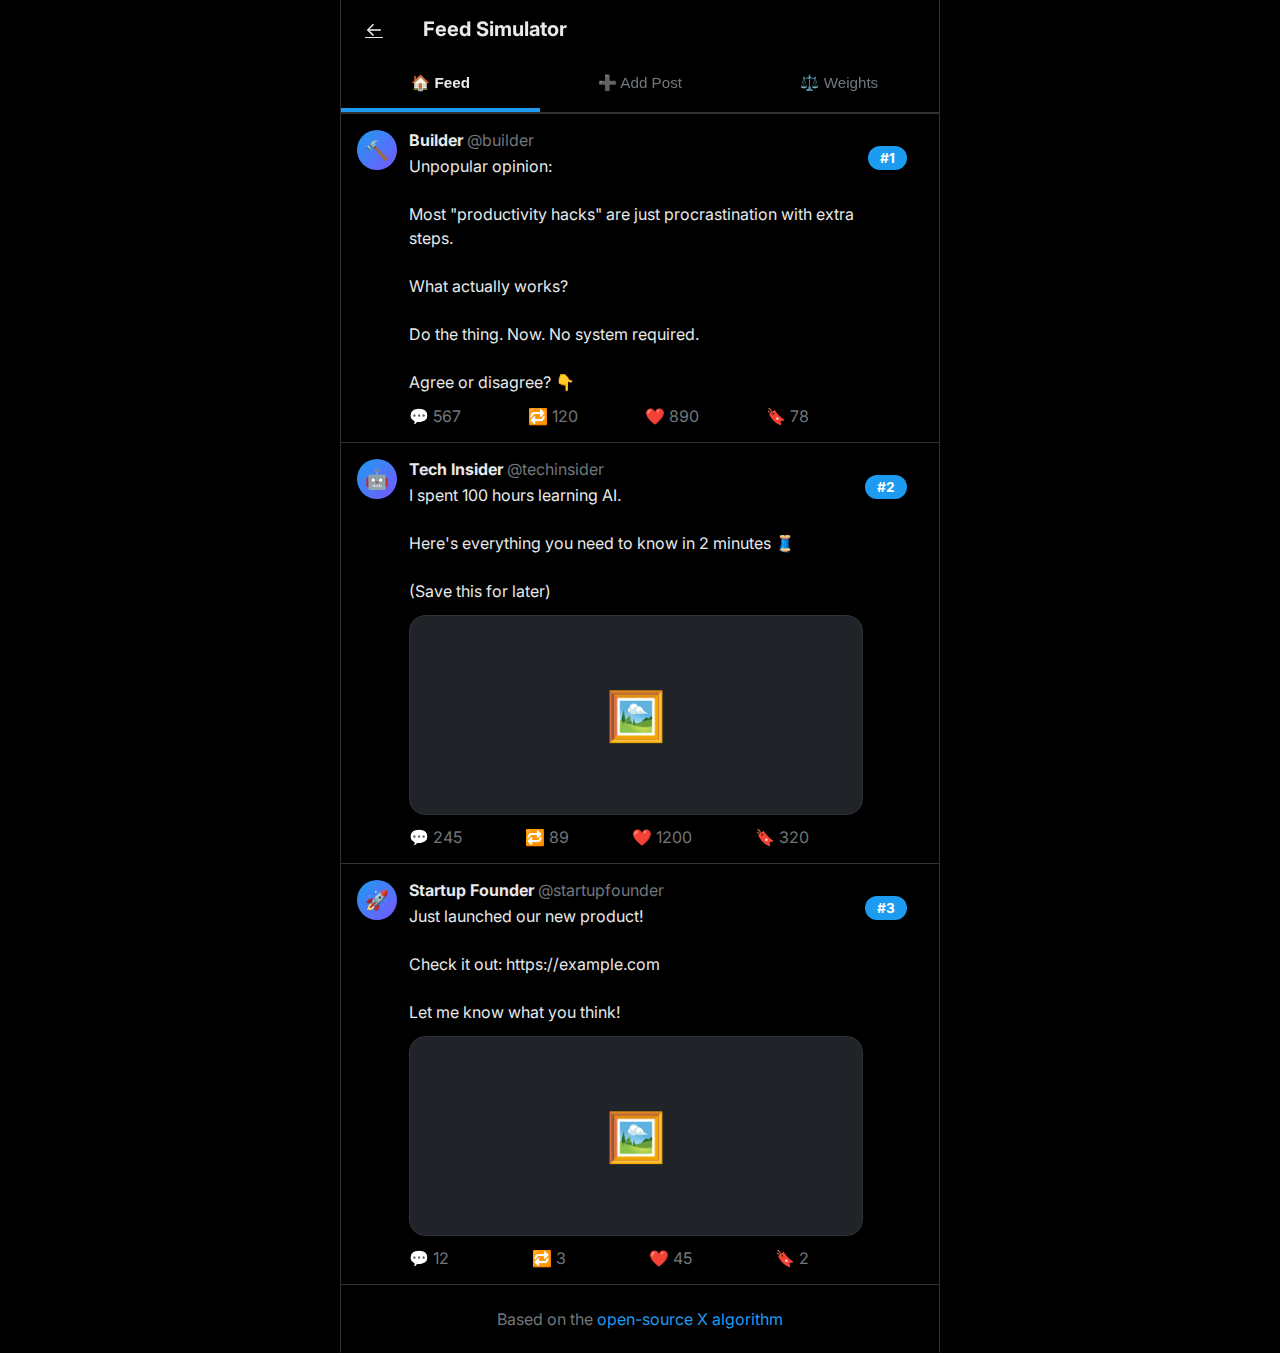
<file: tools/feed-simulator.html>
<!DOCTYPE html>
<html lang="en">

<head>
    <meta charset="UTF-8">
    <meta name="viewport" content="width=device-width, initial-scale=1.0">
    <title>Feed Simulator | X Algorithm</title>
    <meta name="description"
        content="Simulate how X's algorithm ranks posts in your For You feed based on actual weights.">
    <link rel="icon"
        href="data:image/svg+xml,<svg xmlns='http://www.w3.org/2000/svg' viewBox='0 0 100 100'><text y='.9em' font-size='90'>📊</text></svg>">
    <link href="https://fonts.googleapis.com/css2?family=Inter:wght@400;500;600;700;800&display=swap" rel="stylesheet">
    <style>
        * {
            margin: 0;
            padding: 0;
            box-sizing: border-box;
        }

        :root {
            --bg: #000;
            --bg-secondary: #16181c;
            --bg-tertiary: #202327;
            --bg-hover: #181818;
            --border: #2f3336;
            --text: #e7e9ea;
            --text-muted: #71767b;
            --blue: #1d9bf0;
            --green: #00ba7c;
            --pink: #f91880;
            --orange: #ff7a00;
            --purple: #7856ff;
        }

        body {
            font-family: 'Inter', -apple-system, BlinkMacSystemFont, sans-serif;
            background: var(--bg);
            color: var(--text);
            min-height: 100vh;
        }

        .container {
            max-width: 600px;
            margin: 0 auto;
            border-left: 1px solid var(--border);
            border-right: 1px solid var(--border);
            min-height: 100vh;
        }

        header {
            position: sticky;
            top: 0;
            background: rgba(0, 0, 0, 0.8);
            backdrop-filter: blur(12px);
            z-index: 10;
            border-bottom: 1px solid var(--border);
        }

        .header-content {
            display: flex;
            align-items: center;
            gap: 32px;
            padding: 12px 16px;
        }

        .back-btn {
            width: 34px;
            height: 34px;
            border-radius: 50%;
            border: none;
            background: transparent;
            color: var(--text);
            cursor: pointer;
            display: flex;
            align-items: center;
            justify-content: center;
            font-size: 1.2rem;
            transition: background 0.2s;
        }

        .back-btn:hover {
            background: var(--bg-tertiary);
        }

        .header-title {
            font-size: 1.25rem;
            font-weight: 700;
        }

        .tabs {
            display: flex;
            border-bottom: 1px solid var(--border);
        }

        .tab {
            flex: 1;
            padding: 16px;
            text-align: center;
            cursor: pointer;
            color: var(--text-muted);
            font-weight: 500;
            border: none;
            border-bottom: 4px solid transparent;
            background: transparent;
            font-size: 0.95rem;
            transition: all 0.2s;
        }

        .tab:hover {
            background: var(--bg-hover);
        }

        .tab.active {
            color: var(--text);
            font-weight: 700;
            border-bottom-color: var(--blue);
        }

        /* Post Styles */
        .post {
            padding: 16px;
            border-bottom: 1px solid var(--border);
            cursor: pointer;
            transition: background 0.2s;
        }

        .post:hover {
            background: var(--bg-hover);
        }

        .post-rank {
            position: absolute;
            right: 16px;
            top: 16px;
            background: var(--blue);
            color: white;
            padding: 4px 12px;
            border-radius: 9999px;
            font-weight: 700;
            font-size: 0.85rem;
        }

        .post-container {
            position: relative;
        }

        .post-header {
            display: flex;
            gap: 12px;
        }

        .avatar {
            width: 40px;
            height: 40px;
            border-radius: 50%;
            background: linear-gradient(135deg, var(--blue), var(--purple));
            display: flex;
            align-items: center;
            justify-content: center;
            font-size: 1.2rem;
            flex-shrink: 0;
        }

        .post-content {
            flex: 1;
            padding-right: 60px;
        }

        .post-meta {
            display: flex;
            align-items: center;
            gap: 4px;
        }

        .post-author {
            font-weight: 700;
        }

        .post-handle {
            color: var(--text-muted);
        }

        .post-text {
            margin-top: 4px;
            white-space: pre-wrap;
            line-height: 1.5;
        }

        .post-media {
            background: var(--bg-tertiary);
            border-radius: 16px;
            height: 200px;
            margin-top: 12px;
            display: flex;
            align-items: center;
            justify-content: center;
            font-size: 3rem;
            border: 1px solid var(--border);
        }

        .post-actions {
            display: flex;
            justify-content: space-between;
            max-width: 400px;
            margin-top: 12px;
        }

        .post-action {
            display: flex;
            align-items: center;
            gap: 8px;
            color: var(--text-muted);
            cursor: pointer;
            padding: 8px;
            margin: -8px;
            border-radius: 9999px;
            transition: all 0.2s;
        }

        .post-action:hover {
            color: var(--blue);
            background: rgba(29, 155, 240, 0.1);
        }

        /* Score Breakdown */
        .score-breakdown {
            margin-top: 16px;
            padding-top: 16px;
            border-top: 1px solid var(--border);
            display: none;
        }

        .score-breakdown.visible {
            display: block;
        }

        .breakdown-grid {
            display: grid;
            grid-template-columns: repeat(3, 1fr);
            gap: 8px;
        }

        .breakdown-item {
            background: var(--bg-tertiary);
            padding: 12px;
            border-radius: 12px;
            text-align: center;
        }

        .breakdown-item.negative {
            background: rgba(249, 24, 128, 0.1);
        }

        .breakdown-value {
            font-weight: 700;
            font-size: 1.1rem;
            color: var(--green);
        }

        .breakdown-item.negative .breakdown-value {
            color: var(--pink);
        }

        .breakdown-label {
            font-size: 0.75rem;
            color: var(--text-muted);
            margin-top: 2px;
        }

        .total-score {
            text-align: center;
            margin-top: 16px;
            padding-top: 16px;
            border-top: 1px solid var(--border);
        }

        .total-value {
            font-size: 2.5rem;
            font-weight: 800;
            color: var(--blue);
        }

        /* Add Post Form */
        .add-form {
            padding: 16px;
        }

        .compose-area {
            display: flex;
            gap: 12px;
        }

        textarea {
            width: 100%;
            min-height: 100px;
            background: transparent;
            border: none;
            color: var(--text);
            font-size: 1.1rem;
            resize: none;
            outline: none;
            font-family: inherit;
        }

        textarea::placeholder {
            color: var(--text-muted);
        }

        .form-section {
            margin-top: 16px;
            padding-top: 16px;
            border-top: 1px solid var(--border);
        }

        .form-label {
            font-weight: 600;
            margin-bottom: 12px;
            color: var(--text-muted);
        }

        .metrics-grid {
            display: grid;
            grid-template-columns: repeat(3, 1fr);
            gap: 12px;
        }

        .metric-input {
            display: flex;
            flex-direction: column;
            gap: 6px;
        }

        .metric-input label {
            font-size: 0.85rem;
            color: var(--text-muted);
        }

        .metric-input input {
            background: var(--bg-secondary);
            border: 1px solid var(--border);
            border-radius: 8px;
            padding: 10px 12px;
            color: var(--text);
            font-size: 1rem;
            width: 100%;
        }

        .metric-input input:focus {
            outline: none;
            border-color: var(--blue);
        }

        .toggle-row {
            display: flex;
            flex-wrap: wrap;
            gap: 12px;
            margin-top: 12px;
        }

        .toggle-label {
            display: flex;
            align-items: center;
            gap: 8px;
            cursor: pointer;
            padding: 8px 16px;
            background: var(--bg-secondary);
            border-radius: 9999px;
            font-size: 0.9rem;
            transition: all 0.2s;
        }

        .toggle-label input {
            display: none;
        }

        .toggle-label input:checked+span {
            color: var(--blue);
        }

        .toggle-label:has(input:checked) {
            background: rgba(29, 155, 240, 0.1);
            color: var(--blue);
        }

        .submit-btn {
            width: 100%;
            padding: 14px;
            background: var(--blue);
            color: white;
            border: none;
            border-radius: 9999px;
            font-size: 1rem;
            font-weight: 700;
            cursor: pointer;
            margin-top: 20px;
            transition: background 0.2s;
        }

        .submit-btn:hover {
            background: #1a8cd8;
        }

        /* Weights Tab */
        .weights-section {
            padding: 16px;
        }

        .weight-category {
            margin-bottom: 24px;
        }

        .weight-category-title {
            font-weight: 600;
            margin-bottom: 12px;
            display: flex;
            align-items: center;
            gap: 8px;
        }

        .weight-grid {
            display: grid;
            grid-template-columns: repeat(2, 1fr);
            gap: 1px;
            background: var(--border);
            border-radius: 12px;
            overflow: hidden;
        }

        .weight-item {
            background: var(--bg-secondary);
            padding: 12px 16px;
            display: flex;
            justify-content: space-between;
            align-items: center;
        }

        .weight-label {
            display: flex;
            align-items: center;
            gap: 8px;
        }

        .weight-value {
            font-weight: 700;
        }

        .weight-value.positive {
            color: var(--green);
        }

        .weight-value.negative {
            color: var(--pink);
        }

        footer {
            padding: 24px;
            text-align: center;
            color: var(--text-muted);
        }

        footer a {
            color: var(--blue);
            text-decoration: none;
        }

        .tab-content {
            display: none;
        }

        .tab-content.active {
            display: block;
        }
    </style>
</head>

<body>
    <div class="container">
        <header>
            <div class="header-content">
                <a href="../index.html" class="back-btn">←</a>
                <h1 class="header-title">Feed Simulator</h1>
            </div>
            <div class="tabs">
                <button class="tab active" onclick="switchTab('feed')">🏠 Feed</button>
                <button class="tab" onclick="switchTab('add')">➕ Add Post</button>
                <button class="tab" onclick="switchTab('weights')">⚖️ Weights</button>
            </div>
        </header>

        <!-- Feed Tab -->
        <div id="feed-tab" class="tab-content active">
            <div id="feed"></div>
        </div>

        <!-- Add Post Tab -->
        <div id="add-tab" class="tab-content">
            <div class="add-form">
                <div class="compose-area">
                    <div class="avatar">👤</div>
                    <div style="flex: 1;">
                        <textarea id="postContent" placeholder="What's happening?"></textarea>
                    </div>
                </div>

                <div class="form-section">
                    <div class="form-label">📊 Engagement Metrics</div>
                    <div class="metrics-grid">
                        <div class="metric-input">
                            <label>💬 Replies</label>
                            <input type="number" id="replies" value="10" min="0">
                        </div>
                        <div class="metric-input">
                            <label>🔁 Reposts</label>
                            <input type="number" id="reposts" value="5" min="0">
                        </div>
                        <div class="metric-input">
                            <label>❤️ Likes</label>
                            <input type="number" id="likes" value="50" min="0">
                        </div>
                        <div class="metric-input">
                            <label>👤 Profile Clicks</label>
                            <input type="number" id="profileClicks" value="3" min="0">
                        </div>
                        <div class="metric-input">
                            <label>🔖 Bookmarks</label>
                            <input type="number" id="bookmarks" value="2" min="0">
                        </div>
                        <div class="metric-input">
                            <label>📤 Shares</label>
                            <input type="number" id="shares" value="1" min="0">
                        </div>
                    </div>
                </div>

                <div class="form-section">
                    <div class="form-label">📎 Media & Links</div>
                    <div class="toggle-row">
                        <label class="toggle-label">
                            <input type="checkbox" id="hasVideo">
                            <span>🎬 Has Video</span>
                        </label>
                        <label class="toggle-label">
                            <input type="checkbox" id="hasImage" checked>
                            <span>🖼️ Has Image</span>
                        </label>
                        <label class="toggle-label">
                            <input type="checkbox" id="hasLink">
                            <span>🔗 Has Link</span>
                        </label>
                    </div>
                </div>

                <button class="submit-btn" onclick="addPost()">Add to Feed</button>
            </div>
        </div>

        <!-- Weights Tab -->
        <div id="weights-tab" class="tab-content">
            <div class="weights-section">
                <div class="weight-category">
                    <div class="weight-category-title">✅ Positive Signals</div>
                    <div class="weight-grid">
                        <div class="weight-item">
                            <span class="weight-label">💬 Reply</span>
                            <span class="weight-value positive">×27.0</span>
                        </div>
                        <div class="weight-item">
                            <span class="weight-label">👤 Profile Click</span>
                            <span class="weight-value positive">×12.0</span>
                        </div>
                        <div class="weight-item">
                            <span class="weight-label">🔖 Bookmark</span>
                            <span class="weight-value positive">×4.0</span>
                        </div>
                        <div class="weight-item">
                            <span class="weight-label">👥 Follow</span>
                            <span class="weight-value positive">×4.0</span>
                        </div>
                        <div class="weight-item">
                            <span class="weight-label">💬 Quote</span>
                            <span class="weight-value positive">×2.0</span>
                        </div>
                        <div class="weight-item">
                            <span class="weight-label">📤 DM Share</span>
                            <span class="weight-value positive">×2.0</span>
                        </div>
                        <div class="weight-item">
                            <span class="weight-label">❤️ Like</span>
                            <span class="weight-value positive">×1.0</span>
                        </div>
                        <div class="weight-item">
                            <span class="weight-label">🔁 Repost</span>
                            <span class="weight-value positive">×1.0</span>
                        </div>
                        <div class="weight-item">
                            <span class="weight-label">🎬 Video View</span>
                            <span class="weight-value positive">×0.3</span>
                        </div>
                        <div class="weight-item">
                            <span class="weight-label">🖼️ Image Expand</span>
                            <span class="weight-value positive">×0.5</span>
                        </div>
                    </div>
                </div>

                <div class="weight-category">
                    <div class="weight-category-title">❌ Negative Signals</div>
                    <div class="weight-grid">
                        <div class="weight-item">
                            <span class="weight-label">😴 Not Interested</span>
                            <span class="weight-value negative">×-74.0</span>
                        </div>
                        <div class="weight-item">
                            <span class="weight-label">🔇 Mute</span>
                            <span class="weight-value negative">×-50.0</span>
                        </div>
                        <div class="weight-item">
                            <span class="weight-label">🚫 Block</span>
                            <span class="weight-value negative">×-150.0</span>
                        </div>
                        <div class="weight-item">
                            <span class="weight-label">⚠️ Report</span>
                            <span class="weight-value negative">×-369.0</span>
                        </div>
                    </div>
                </div>

                <div class="weight-category">
                    <div class="weight-category-title">⚙️ Modifiers</div>
                    <div class="weight-grid">
                        <div class="weight-item">
                            <span class="weight-label">🔗 Link Penalty</span>
                            <span class="weight-value negative">-90%</span>
                        </div>
                        <div class="weight-item">
                            <span class="weight-label">👤 Author Diversity</span>
                            <span class="weight-value negative">×0.8/post</span>
                        </div>
                        <div class="weight-item">
                            <span class="weight-label">⏰ Freshness Decay</span>
                            <span class="weight-value negative">6h half-life</span>
                        </div>
                        <div class="weight-item">
                            <span class="weight-label">🌐 OON Factor</span>
                            <span class="weight-value negative">×0.7</span>
                        </div>
                    </div>
                </div>
            </div>
        </div>

        <footer>
            <p>Based on the <a href="https://github.com/mangeshraut712/x-algorithm">open-source X algorithm</a></p>
        </footer>
    </div>

    <script>
        const WEIGHTS = {
            reply: 27.0,
            profileClick: 12.0,
            like: 1.0,
            repost: 1.0,
            videoView: 0.3,
            bookmark: 4.0,
            share: 2.0
        };

        let posts = [
            {
                id: 1,
                author: 'Builder',
                handle: '@builder',
                avatar: '🔨',
                content: 'Unpopular opinion:\n\nMost "productivity hacks" are just procrastination with extra steps.\n\nWhat actually works?\n\nDo the thing. Now. No system required.\n\nAgree or disagree? 👇',
                hasVideo: false,
                hasImage: false,
                hasLink: false,
                metrics: { replies: 567, reposts: 120, likes: 890, profileClicks: 89, bookmarks: 78, shares: 45 }
            },
            {
                id: 2,
                author: 'Tech Insider',
                handle: '@techinsider',
                avatar: '🤖',
                content: 'I spent 100 hours learning AI.\n\nHere\'s everything you need to know in 2 minutes 🧵\n\n(Save this for later)',
                hasVideo: false,
                hasImage: true,
                hasLink: false,
                metrics: { replies: 245, reposts: 89, likes: 1200, profileClicks: 45, bookmarks: 320, shares: 28 }
            },
            {
                id: 3,
                author: 'Startup Founder',
                handle: '@startupfounder',
                avatar: '🚀',
                content: 'Just launched our new product!\n\nCheck it out: https://example.com\n\nLet me know what you think!',
                hasVideo: false,
                hasImage: true,
                hasLink: true,
                metrics: { replies: 12, reposts: 3, likes: 45, profileClicks: 8, bookmarks: 2, shares: 1 }
            }
        ];

        function calculateScore(post) {
            const m = post.metrics;
            let score =
                (m.replies * WEIGHTS.reply) +
                (m.profileClicks * WEIGHTS.profileClick) +
                (m.likes * WEIGHTS.like) +
                (m.reposts * WEIGHTS.repost) +
                (m.bookmarks * WEIGHTS.bookmark) +
                (m.shares * WEIGHTS.share);

            if (post.hasVideo) {
                score += m.likes * 0.5 * WEIGHTS.videoView;
            }

            if (post.hasLink) {
                score *= 0.1;
            }

            return score;
        }

        function renderFeed() {
            const scoredPosts = posts.map(post => ({
                ...post,
                score: calculateScore(post)
            })).sort((a, b) => b.score - a.score);

            const feedEl = document.getElementById('feed');
            feedEl.innerHTML = scoredPosts.map((post, index) => `
                <div class="post" onclick="toggleScore(${post.id})">
                    <div class="post-container">
                        <div class="post-rank">#${index + 1}</div>
                        <div class="post-header">
                            <div class="avatar">${post.avatar}</div>
                            <div class="post-content">
                                <div class="post-meta">
                                    <span class="post-author">${post.author}</span>
                                    <span class="post-handle">${post.handle}</span>
                                </div>
                                <div class="post-text">${post.content}</div>
                                ${post.hasImage || post.hasVideo ? `
                                    <div class="post-media">${post.hasVideo ? '🎬' : '🖼️'}</div>
                                ` : ''}
                                <div class="post-actions">
                                    <span class="post-action">💬 ${post.metrics.replies}</span>
                                    <span class="post-action">🔁 ${post.metrics.reposts}</span>
                                    <span class="post-action">❤️ ${post.metrics.likes}</span>
                                    <span class="post-action">🔖 ${post.metrics.bookmarks}</span>
                                </div>
                            </div>
                        </div>
                    </div>
                    <div class="score-breakdown" id="score-${post.id}">
                        <div class="breakdown-grid">
                            <div class="breakdown-item">
                                <div class="breakdown-value">+${(post.metrics.replies * WEIGHTS.reply).toLocaleString()}</div>
                                <div class="breakdown-label">Replies (27×)</div>
                            </div>
                            <div class="breakdown-item">
                                <div class="breakdown-value">+${(post.metrics.profileClicks * WEIGHTS.profileClick).toLocaleString()}</div>
                                <div class="breakdown-label">Profile Clicks (12×)</div>
                            </div>
                            <div class="breakdown-item">
                                <div class="breakdown-value">+${(post.metrics.bookmarks * WEIGHTS.bookmark).toLocaleString()}</div>
                                <div class="breakdown-label">Bookmarks (4×)</div>
                            </div>
                            ${post.hasLink ? `
                                <div class="breakdown-item negative">
                                    <div class="breakdown-value">-90%</div>
                                    <div class="breakdown-label">Link Penalty</div>
                                </div>
                            ` : ''}
                        </div>
                        <div class="total-score">
                            <div class="total-value">${Math.round(post.score).toLocaleString()}</div>
                            <div style="color: var(--text-muted);">Total Score</div>
                        </div>
                    </div>
                </div>
            `).join('');
        }

        function toggleScore(postId) {
            const scoreEl = document.getElementById(`score-${postId}`);
            scoreEl.classList.toggle('visible');
        }

        function switchTab(tab) {
            document.querySelectorAll('.tab').forEach(t => t.classList.remove('active'));
            event.target.classList.add('active');

            document.querySelectorAll('.tab-content').forEach(t => t.classList.remove('active'));
            document.getElementById(`${tab}-tab`).classList.add('active');
        }

        function addPost() {
            const content = document.getElementById('postContent').value.trim();
            if (!content) return alert('Please enter post content');

            const newPost = {
                id: Date.now(),
                author: 'You',
                handle: '@you',
                avatar: '👤',
                content: content,
                hasVideo: document.getElementById('hasVideo').checked,
                hasImage: document.getElementById('hasImage').checked,
                hasLink: document.getElementById('hasLink').checked,
                metrics: {
                    replies: parseInt(document.getElementById('replies').value) || 0,
                    reposts: parseInt(document.getElementById('reposts').value) || 0,
                    likes: parseInt(document.getElementById('likes').value) || 0,
                    profileClicks: parseInt(document.getElementById('profileClicks').value) || 0,
                    bookmarks: parseInt(document.getElementById('bookmarks').value) || 0,
                    shares: parseInt(document.getElementById('shares').value) || 0
                }
            };

            posts.push(newPost);
            renderFeed();
            switchTab('feed');
            document.getElementById('postContent').value = '';
        }

        renderFeed();
    </script>
</body>

</html>
</file>
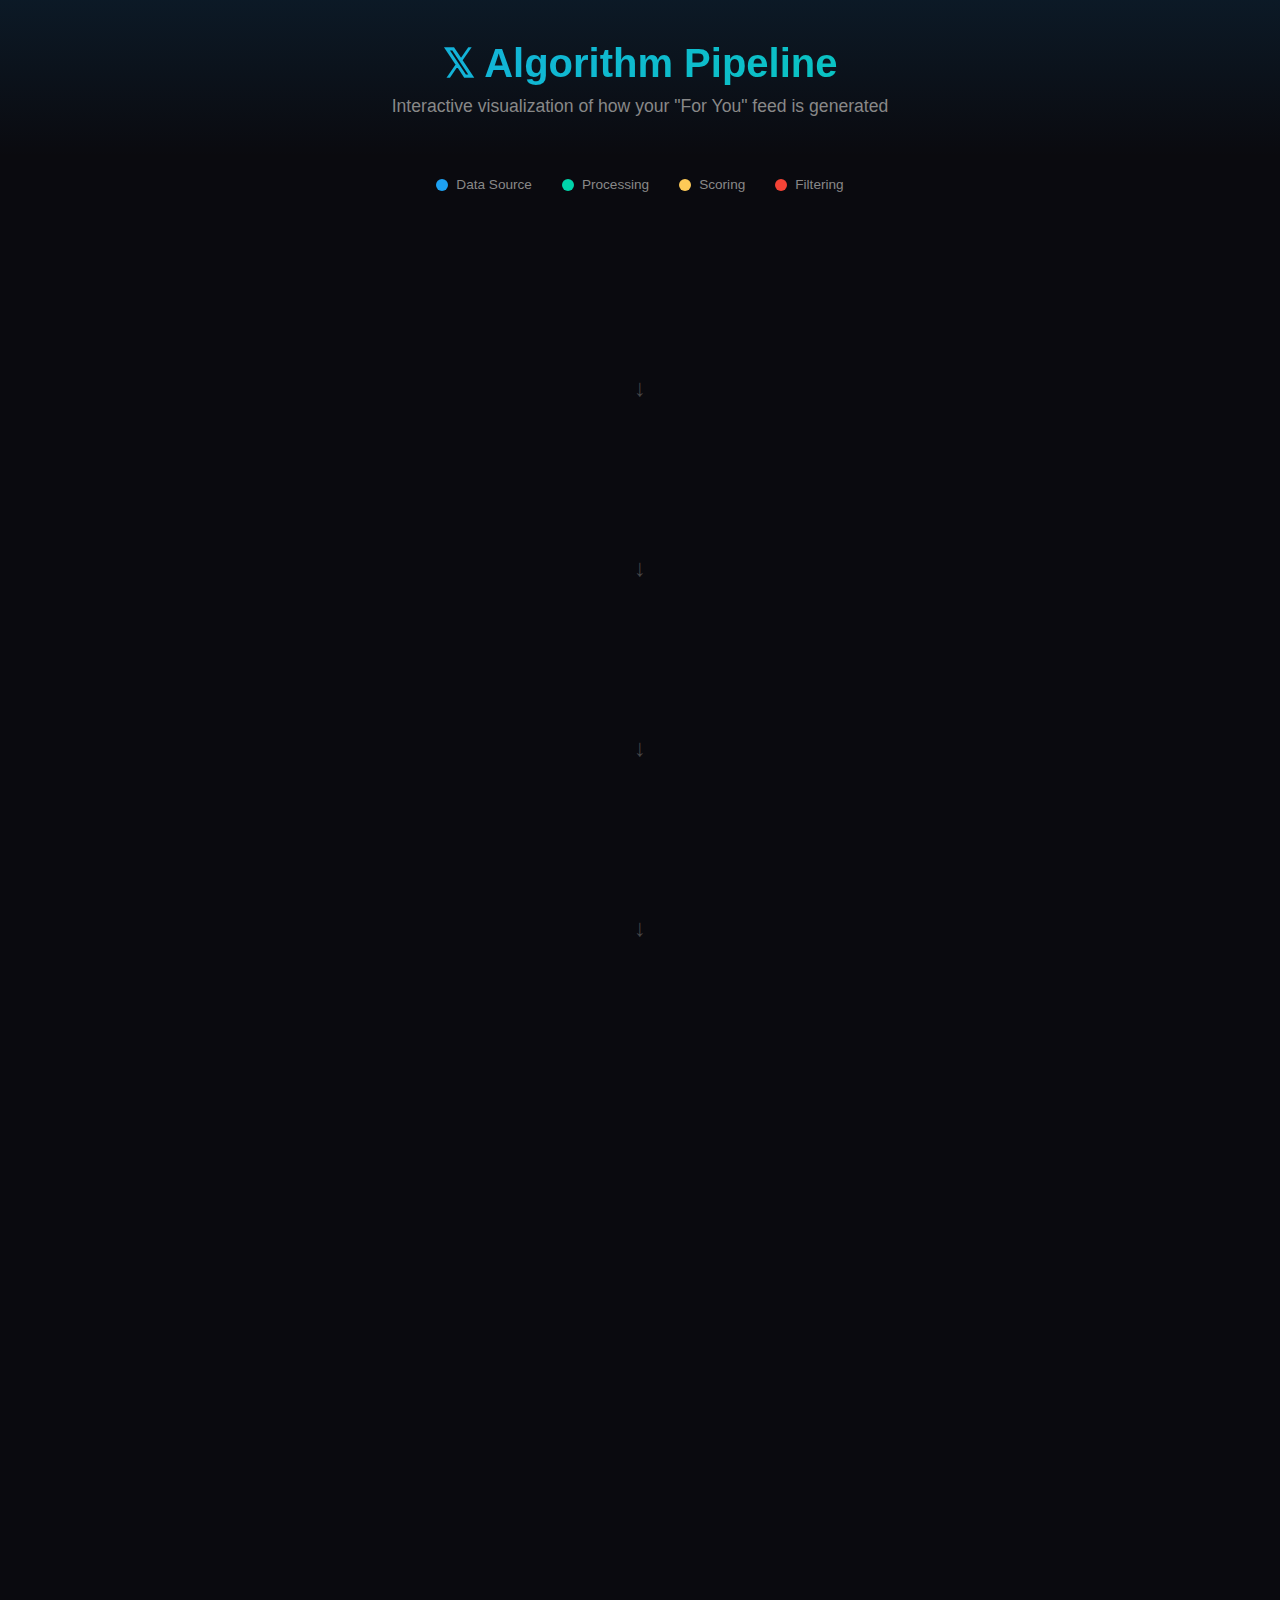
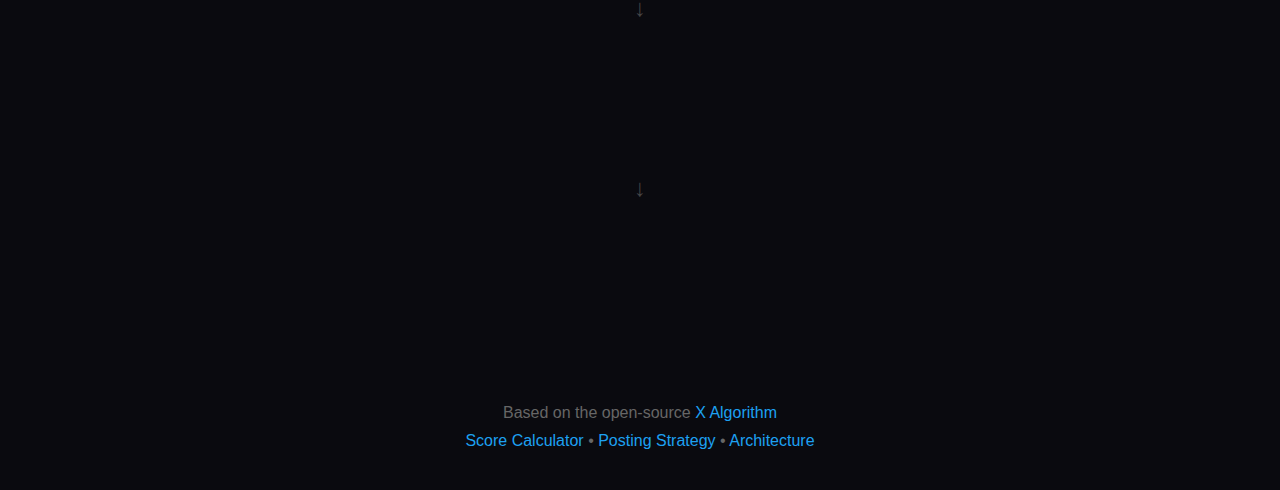
<file: tools/pipeline-visualization.html>
<!DOCTYPE html>
<html lang="en">

<head>
    <meta charset="UTF-8">
    <meta name="viewport" content="width=device-width, initial-scale=1.0">
    <title>X Algorithm Pipeline Visualization</title>
    <style>
        * {
            margin: 0;
            padding: 0;
            box-sizing: border-box;
        }

        body {
            font-family: -apple-system, BlinkMacSystemFont, 'Segoe UI', Roboto, sans-serif;
            background: #0a0a0f;
            color: #e0e0e0;
            min-height: 100vh;
            overflow-x: hidden;
        }

        .header {
            text-align: center;
            padding: 40px 20px;
            background: linear-gradient(180deg, rgba(29, 161, 242, 0.1) 0%, transparent 100%);
        }

        .header h1 {
            font-size: 2.5rem;
            background: linear-gradient(135deg, #1da1f2, #00d4aa);
            -webkit-background-clip: text;
            background-clip: text;
            -webkit-text-fill-color: transparent;
            color: transparent;
            margin-bottom: 10px;
        }

        .header p {
            color: #888;
            font-size: 1.1rem;
        }

        .pipeline-container {
            max-width: 1000px;
            margin: 0 auto;
            padding: 20px;
        }

        .stage {
            position: relative;
            margin-bottom: 20px;
            opacity: 0;
            transform: translateY(20px);
            animation: fadeIn 0.5s ease forwards;
        }

        .stage:nth-child(1) {
            animation-delay: 0.1s;
        }

        .stage:nth-child(2) {
            animation-delay: 0.2s;
        }

        .stage:nth-child(3) {
            animation-delay: 0.3s;
        }

        .stage:nth-child(4) {
            animation-delay: 0.4s;
        }

        .stage:nth-child(5) {
            animation-delay: 0.5s;
        }

        .stage:nth-child(6) {
            animation-delay: 0.6s;
        }

        .stage:nth-child(7) {
            animation-delay: 0.7s;
        }

        @keyframes fadeIn {
            to {
                opacity: 1;
                transform: translateY(0);
            }
        }

        .stage-box {
            background: rgba(255, 255, 255, 0.03);
            border: 1px solid rgba(255, 255, 255, 0.1);
            border-radius: 16px;
            padding: 24px;
            cursor: pointer;
            transition: all 0.3s ease;
        }

        .stage-box:hover {
            background: rgba(29, 161, 242, 0.1);
            border-color: rgba(29, 161, 242, 0.3);
            transform: translateX(10px);
        }

        .stage-box.active {
            background: rgba(29, 161, 242, 0.15);
            border-color: #1da1f2;
        }

        .stage-header {
            display: flex;
            align-items: center;
            gap: 16px;
            margin-bottom: 12px;
        }

        .stage-icon {
            width: 50px;
            height: 50px;
            background: linear-gradient(135deg, #1da1f2, #00d4aa);
            border-radius: 12px;
            display: flex;
            align-items: center;
            justify-content: center;
            font-size: 1.5rem;
        }

        .stage-title {
            font-size: 1.3rem;
            font-weight: 600;
        }

        .stage-subtitle {
            color: #888;
            font-size: 0.9rem;
        }

        .stage-details {
            max-height: 0;
            overflow: hidden;
            transition: max-height 0.4s ease;
        }

        .stage-box.active .stage-details {
            max-height: 500px;
        }

        .details-content {
            padding-top: 16px;
            border-top: 1px solid rgba(255, 255, 255, 0.1);
            margin-top: 16px;
        }

        .detail-grid {
            display: grid;
            grid-template-columns: repeat(auto-fit, minmax(200px, 1fr));
            gap: 12px;
        }

        .detail-item {
            background: rgba(0, 0, 0, 0.3);
            border-radius: 8px;
            padding: 12px;
        }

        .detail-label {
            font-size: 0.75rem;
            color: #888;
            text-transform: uppercase;
            margin-bottom: 4px;
        }

        .detail-value {
            font-size: 1rem;
            color: #1da1f2;
        }

        .arrow {
            text-align: center;
            padding: 10px;
            color: #444;
            font-size: 1.5rem;
        }

        .arrow::after {
            content: '↓';
            display: inline-block;
            animation: bounce 1s ease infinite;
        }

        @keyframes bounce {

            0%,
            100% {
                transform: translateY(0);
            }

            50% {
                transform: translateY(5px);
            }
        }

        .weights-table {
            width: 100%;
            margin-top: 12px;
            border-collapse: collapse;
        }

        .weights-table th,
        .weights-table td {
            padding: 8px 12px;
            text-align: left;
            border-bottom: 1px solid rgba(255, 255, 255, 0.05);
        }

        .weights-table th {
            color: #888;
            font-weight: normal;
            font-size: 0.85rem;
        }

        .weight-positive {
            color: #00d4aa;
        }

        .weight-negative {
            color: #f44336;
        }

        .code-block {
            background: #1a1a2e;
            border-radius: 8px;
            padding: 16px;
            font-family: 'Monaco', 'Menlo', monospace;
            font-size: 0.85rem;
            overflow-x: auto;
            margin-top: 12px;
        }

        .code-keyword {
            color: #ff79c6;
        }

        .code-string {
            color: #f1fa8c;
        }

        .code-number {
            color: #bd93f9;
        }

        .code-comment {
            color: #6272a4;
        }

        .legend {
            display: flex;
            justify-content: center;
            gap: 30px;
            padding: 20px;
            flex-wrap: wrap;
        }

        .legend-item {
            display: flex;
            align-items: center;
            gap: 8px;
            font-size: 0.85rem;
            color: #888;
        }

        .legend-dot {
            width: 12px;
            height: 12px;
            border-radius: 50%;
        }

        .legend-dot.source {
            background: #1da1f2;
        }

        .legend-dot.process {
            background: #00d4aa;
        }

        .legend-dot.score {
            background: #feca57;
        }

        .legend-dot.filter {
            background: #f44336;
        }

        footer {
            text-align: center;
            padding: 40px;
            color: #666;
        }

        footer a {
            color: #1da1f2;
            text-decoration: none;
        }
    </style>
</head>

<body>
    <div class="header">
        <h1>𝕏 Algorithm Pipeline</h1>
        <p>Interactive visualization of how your "For You" feed is generated</p>
    </div>

    <div class="legend">
        <div class="legend-item">
            <div class="legend-dot source"></div> Data Source
        </div>
        <div class="legend-item">
            <div class="legend-dot process"></div> Processing
        </div>
        <div class="legend-item">
            <div class="legend-dot score"></div> Scoring
        </div>
        <div class="legend-item">
            <div class="legend-dot filter"></div> Filtering
        </div>
    </div>

    <div class="pipeline-container">
        <!-- Stage 1: Request -->
        <div class="stage">
            <div class="stage-box" onclick="toggleStage(this)">
                <div class="stage-header">
                    <div class="stage-icon">📱</div>
                    <div>
                        <div class="stage-title">User Opens App</div>
                        <div class="stage-subtitle">Feed request initiated</div>
                    </div>
                </div>
                <div class="stage-details">
                    <div class="details-content">
                        <div class="detail-grid">
                            <div class="detail-item">
                                <div class="detail-label">User ID</div>
                                <div class="detail-value">Authenticated session</div>
                            </div>
                            <div class="detail-item">
                                <div class="detail-label">Device</div>
                                <div class="detail-value">iOS / Android / Web</div>
                            </div>
                            <div class="detail-item">
                                <div class="detail-label">Context</div>
                                <div class="detail-value">Time, Location, History</div>
                            </div>
                        </div>
                    </div>
                </div>
            </div>
        </div>

        <div class="arrow"></div>

        <!-- Stage 2: Query Hydration -->
        <div class="stage">
            <div class="stage-box" onclick="toggleStage(this)">
                <div class="stage-header">
                    <div class="stage-icon" style="background: linear-gradient(135deg, #1da1f2, #48dbfb);">💧</div>
                    <div>
                        <div class="stage-title">Query Hydration</div>
                        <div class="stage-subtitle">Enrich with user context</div>
                    </div>
                </div>
                <div class="stage-details">
                    <div class="details-content">
                        <div class="detail-grid">
                            <div class="detail-item">
                                <div class="detail-label">User Action Sequence</div>
                                <div class="detail-value">Recent engagement history</div>
                            </div>
                            <div class="detail-item">
                                <div class="detail-label">SimClusters</div>
                                <div class="detail-value">Topic affinities</div>
                            </div>
                            <div class="detail-item">
                                <div class="detail-label">Social Graph</div>
                                <div class="detail-value">Following, Followers</div>
                            </div>
                            <div class="detail-item">
                                <div class="detail-label">Preferences</div>
                                <div class="detail-value">Muted keywords, Blocks</div>
                            </div>
                        </div>
                    </div>
                </div>
            </div>
        </div>

        <div class="arrow"></div>

        <!-- Stage 3: Candidate Sources -->
        <div class="stage">
            <div class="stage-box" onclick="toggleStage(this)">
                <div class="stage-header">
                    <div class="stage-icon" style="background: linear-gradient(135deg, #00d4aa, #48dbfb);">🔍</div>
                    <div>
                        <div class="stage-title">Candidate Sources</div>
                        <div class="stage-subtitle">Fetch potential posts</div>
                    </div>
                </div>
                <div class="stage-details">
                    <div class="details-content">
                        <div class="detail-grid">
                            <div class="detail-item">
                                <div class="detail-label">Thunder (In-Network)</div>
                                <div class="detail-value">Posts from accounts you follow</div>
                            </div>
                            <div class="detail-item">
                                <div class="detail-label">Phoenix (Out-of-Network)</div>
                                <div class="detail-value">ML-based discovery</div>
                            </div>
                            <div class="detail-item">
                                <div class="detail-label">Trending</div>
                                <div class="detail-value">High-velocity content</div>
                            </div>
                            <div class="detail-item">
                                <div class="detail-label">Candidates</div>
                                <div class="detail-value">~1,500 posts initially</div>
                            </div>
                        </div>
                    </div>
                </div>
            </div>
        </div>

        <div class="arrow"></div>

        <!-- Stage 4: Filtering -->
        <div class="stage">
            <div class="stage-box" onclick="toggleStage(this)">
                <div class="stage-header">
                    <div class="stage-icon" style="background: linear-gradient(135deg, #f44336, #ff6b6b);">🚫</div>
                    <div>
                        <div class="stage-title">Filtering</div>
                        <div class="stage-subtitle">Remove ineligible content</div>
                    </div>
                </div>
                <div class="stage-details">
                    <div class="details-content">
                        <div class="detail-grid">
                            <div class="detail-item">
                                <div class="detail-label">AgeFilter</div>
                                <div class="detail-value">Remove old posts</div>
                            </div>
                            <div class="detail-item">
                                <div class="detail-label">DuplicatesFilter</div>
                                <div class="detail-value">Avoid repetition</div>
                            </div>
                            <div class="detail-item">
                                <div class="detail-label">MutedKeywordFilter</div>
                                <div class="detail-value">Respect user settings</div>
                            </div>
                            <div class="detail-item">
                                <div class="detail-label">SafetyFilter</div>
                                <div class="detail-value">NSFW, Spam, Violence</div>
                            </div>
                        </div>
                    </div>
                </div>
            </div>
        </div>

        <div class="arrow"></div>

        <!-- Stage 5: Scoring -->
        <div class="stage">
            <div class="stage-box active" onclick="toggleStage(this)">
                <div class="stage-header">
                    <div class="stage-icon" style="background: linear-gradient(135deg, #feca57, #ff9f43);">⚡</div>
                    <div>
                        <div class="stage-title">Scoring</div>
                        <div class="stage-subtitle">The heart of the algorithm</div>
                    </div>
                </div>
                <div class="stage-details">
                    <div class="details-content">
                        <p style="color: #aaa; margin-bottom: 16px;">
                            The Phoenix Scorer uses Grok-based ML to predict engagement.
                            These predictions are combined using weights:
                        </p>
                        <table class="weights-table">
                            <tr>
                                <th>Action</th>
                                <th>Weight</th>
                                <th>Impact</th>
                            </tr>
                            <tr>
                                <td>💬 Reply</td>
                                <td class="weight-positive">27.0</td>
                                <td>🔥🔥🔥 Highest</td>
                            </tr>
                            <tr>
                                <td>👤 Profile Click</td>
                                <td class="weight-positive">12.0</td>
                                <td>🔥🔥 Very High</td>
                            </tr>
                            <tr>
                                <td>❤️ Like</td>
                                <td class="weight-positive">1.0</td>
                                <td>Baseline</td>
                            </tr>
                            <tr>
                                <td>🔁 Retweet</td>
                                <td class="weight-positive">1.0</td>
                                <td>Baseline</td>
                            </tr>
                            <tr>
                                <td>🎬 Video View</td>
                                <td class="weight-positive">0.3</td>
                                <td>Bonus (2+ sec)</td>
                            </tr>
                            <tr>
                                <td>😴 Not Interested</td>
                                <td class="weight-negative">-74.0</td>
                                <td>⚠️ Major Penalty</td>
                            </tr>
                            <tr>
                                <td>🚫 Report</td>
                                <td class="weight-negative">-369.0</td>
                                <td>☠️ Devastating</td>
                            </tr>
                        </table>
                        <div class="code-block">
                            <span class="code-comment">// Score calculation from params.rs</span><br>
                            <span class="code-keyword">let</span> score = <br>
                            &nbsp;&nbsp;P_reply × <span class="code-number">27.0</span> +<br>
                            &nbsp;&nbsp;P_profile_click × <span class="code-number">12.0</span> +<br>
                            &nbsp;&nbsp;P_like × <span class="code-number">1.0</span> +<br>
                            &nbsp;&nbsp;P_not_interested × <span class="code-number">-74.0</span> +<br>
                            &nbsp;&nbsp;P_report × <span class="code-number">-369.0</span>;
                        </div>
                    </div>
                </div>
            </div>
        </div>

        <div class="arrow"></div>

        <!-- Stage 6: Selection -->
        <div class="stage">
            <div class="stage-box" onclick="toggleStage(this)">
                <div class="stage-header">
                    <div class="stage-icon" style="background: linear-gradient(135deg, #a55eea, #8854d0);">🏆</div>
                    <div>
                        <div class="stage-title">Selection</div>
                        <div class="stage-subtitle">Pick the best content</div>
                    </div>
                </div>
                <div class="stage-details">
                    <div class="details-content">
                        <div class="detail-grid">
                            <div class="detail-item">
                                <div class="detail-label">Sort By</div>
                                <div class="detail-value">Weighted Score (descending)</div>
                            </div>
                            <div class="detail-item">
                                <div class="detail-label">Select Top K</div>
                                <div class="detail-value">~50-100 posts</div>
                            </div>
                            <div class="detail-item">
                                <div class="detail-label">Diversity</div>
                                <div class="detail-value">AuthorDiversityScorer applied</div>
                            </div>
                            <div class="detail-item">
                                <div class="detail-label">Mix Ratio</div>
                                <div class="detail-value">In-Network + Out-of-Network</div>
                            </div>
                        </div>
                    </div>
                </div>
            </div>
        </div>

        <div class="arrow"></div>

        <!-- Stage 7: Final Feed -->
        <div class="stage">
            <div class="stage-box" onclick="toggleStage(this)">
                <div class="stage-header">
                    <div class="stage-icon" style="background: linear-gradient(135deg, #00d4aa, #20bf6b);">✨</div>
                    <div>
                        <div class="stage-title">Your "For You" Feed</div>
                        <div class="stage-subtitle">Personalized, ranked content</div>
                    </div>
                </div>
                <div class="stage-details">
                    <div class="details-content">
                        <div class="detail-grid">
                            <div class="detail-item">
                                <div class="detail-label">Latency Target</div>
                                <div class="detail-value">&lt; 50ms p50</div>
                            </div>
                            <div class="detail-item">
                                <div class="detail-label">Posts Shown</div>
                                <div class="detail-value">~20-30 initially</div>
                            </div>
                            <div class="detail-item">
                                <div class="detail-label">Refresh</div>
                                <div class="detail-value">New posts fetched on scroll</div>
                            </div>
                            <div class="detail-item">
                                <div class="detail-label">Feedback</div>
                                <div class="detail-value">Engagement updates model</div>
                            </div>
                        </div>
                    </div>
                </div>
            </div>
        </div>
    </div>

    <footer>
        <p>Based on the open-source <a href="https://github.com/mangeshraut712/x-algorithm" target="_blank">X
                Algorithm</a></p>
        <p style="margin-top: 10px;">
            <a href="./score-calculator.html">Score Calculator</a> •
            <a href="../docs/POSTING_STRATEGY.md">Posting Strategy</a> •
            <a href="../docs/ARCHITECTURE.md">Architecture</a>
        </p>
    </footer>

    <script>
        function toggleStage(element) {
            // Remove active from all
            document.querySelectorAll('.stage-box').forEach(box => {
                if (box !== element) {
                    box.classList.remove('active');
                }
            });
            // Toggle clicked
            element.classList.toggle('active');
        }
    </script>
</body>

</html>
</file>
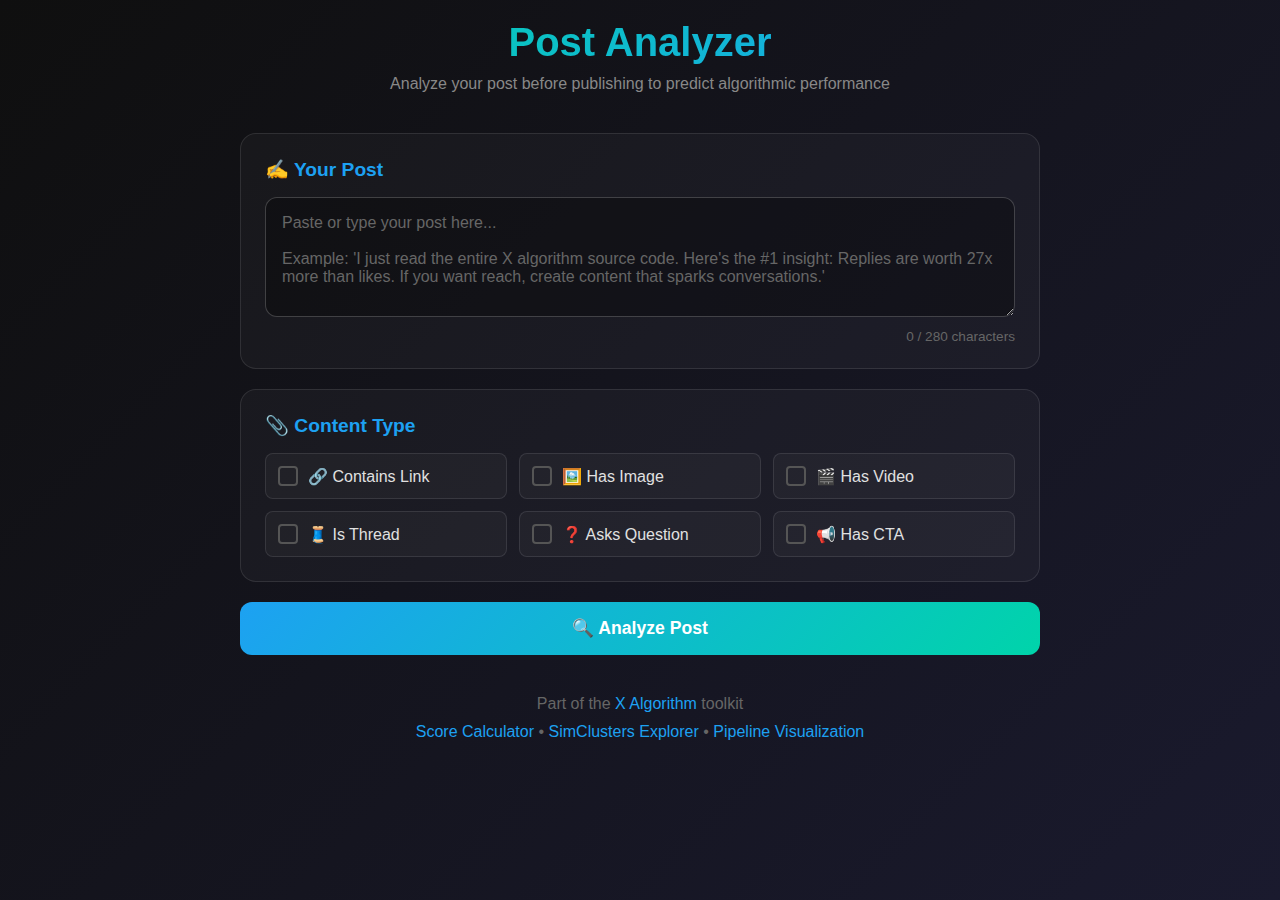
<file: tools/post-analyzer.html>
<!DOCTYPE html>
<html lang="en">

<head>
    <meta charset="UTF-8">
    <meta name="viewport" content="width=device-width, initial-scale=1.0">
    <title>Post Analyzer - X Algorithm</title>
    <style>
        * {
            margin: 0;
            padding: 0;
            box-sizing: border-box;
        }

        body {
            font-family: -apple-system, BlinkMacSystemFont, 'Segoe UI', Roboto, sans-serif;
            background: linear-gradient(135deg, #0f0f0f 0%, #1a1a2e 100%);
            min-height: 100vh;
            color: #e0e0e0;
            padding: 20px;
        }

        .container {
            max-width: 800px;
            margin: 0 auto;
        }

        header {
            text-align: center;
            margin-bottom: 40px;
        }

        h1 {
            font-size: 2.5rem;
            background: linear-gradient(135deg, #00d4aa, #1da1f2);
            -webkit-background-clip: text;
            background-clip: text;
            -webkit-text-fill-color: transparent;
            color: transparent;
            margin-bottom: 10px;
        }

        .subtitle {
            color: #888;
            font-size: 1rem;
        }

        .card {
            background: rgba(255, 255, 255, 0.03);
            border: 1px solid rgba(255, 255, 255, 0.1);
            border-radius: 16px;
            padding: 24px;
            margin-bottom: 20px;
        }

        .card-title {
            font-size: 1.2rem;
            font-weight: 600;
            margin-bottom: 16px;
            color: #1da1f2;
        }

        textarea {
            width: 100%;
            min-height: 120px;
            background: rgba(0, 0, 0, 0.3);
            border: 1px solid rgba(255, 255, 255, 0.2);
            border-radius: 12px;
            padding: 16px;
            font-size: 1rem;
            color: #e0e0e0;
            resize: vertical;
            font-family: inherit;
        }

        textarea::placeholder {
            color: #666;
        }

        textarea:focus {
            outline: none;
            border-color: #1da1f2;
        }

        .char-count {
            text-align: right;
            font-size: 0.85rem;
            color: #666;
            margin-top: 8px;
        }

        .char-count.warning {
            color: #feca57;
        }

        .char-count.danger {
            color: #f44336;
        }

        .options-grid {
            display: grid;
            grid-template-columns: repeat(auto-fill, minmax(180px, 1fr));
            gap: 12px;
            margin-top: 16px;
        }

        .option {
            display: flex;
            align-items: center;
            gap: 10px;
            padding: 12px;
            background: rgba(255, 255, 255, 0.03);
            border: 1px solid rgba(255, 255, 255, 0.1);
            border-radius: 8px;
            cursor: pointer;
            transition: all 0.3s ease;
        }

        .option:hover {
            background: rgba(29, 161, 242, 0.1);
        }

        .option.selected {
            background: rgba(29, 161, 242, 0.15);
            border-color: #1da1f2;
        }

        .option input {
            display: none;
        }

        .option-checkbox {
            width: 20px;
            height: 20px;
            border: 2px solid #555;
            border-radius: 4px;
            display: flex;
            align-items: center;
            justify-content: center;
            transition: all 0.2s ease;
        }

        .option.selected .option-checkbox {
            background: #1da1f2;
            border-color: #1da1f2;
        }

        .option.selected .option-checkbox::after {
            content: '✓';
            color: white;
            font-size: 0.8rem;
        }

        button {
            width: 100%;
            padding: 16px;
            background: linear-gradient(135deg, #1da1f2, #00d4aa);
            border: none;
            border-radius: 12px;
            color: white;
            font-size: 1.1rem;
            font-weight: 600;
            cursor: pointer;
            transition: all 0.3s ease;
        }

        button:hover {
            transform: translateY(-2px);
            box-shadow: 0 10px 30px rgba(29, 161, 242, 0.3);
        }

        .results {
            display: none;
        }

        .results.visible {
            display: block;
        }

        .score-circle {
            width: 150px;
            height: 150px;
            border-radius: 50%;
            background: conic-gradient(#1da1f2 0deg, #1da1f2 var(--score-deg), #333 var(--score-deg));
            display: flex;
            align-items: center;
            justify-content: center;
            margin: 0 auto 20px;
            position: relative;
        }

        .score-circle::before {
            content: '';
            width: 120px;
            height: 120px;
            border-radius: 50%;
            background: #1a1a2e;
            position: absolute;
        }

        .score-number {
            position: relative;
            z-index: 1;
            font-size: 2.5rem;
            font-weight: bold;
            color: #1da1f2;
        }

        .score-label {
            text-align: center;
            color: #888;
            font-size: 0.9rem;
        }

        .grade {
            text-align: center;
            font-size: 1.5rem;
            font-weight: bold;
            margin: 20px 0;
            padding: 12px;
            border-radius: 8px;
        }

        .grade.excellent {
            background: rgba(0, 212, 170, 0.2);
            color: #00d4aa;
        }

        .grade.good {
            background: rgba(29, 161, 242, 0.2);
            color: #1da1f2;
        }

        .grade.average {
            background: rgba(254, 202, 87, 0.2);
            color: #feca57;
        }

        .grade.poor {
            background: rgba(244, 67, 54, 0.2);
            color: #f44336;
        }

        .analysis-section {
            margin-top: 20px;
        }

        .analysis-title {
            font-weight: 600;
            margin-bottom: 12px;
            display: flex;
            align-items: center;
            gap: 8px;
        }

        .analysis-item {
            display: flex;
            justify-content: space-between;
            align-items: center;
            padding: 12px;
            background: rgba(255, 255, 255, 0.02);
            border-radius: 8px;
            margin-bottom: 8px;
        }

        .analysis-item-label {
            display: flex;
            align-items: center;
            gap: 8px;
        }

        .analysis-item-value {
            font-weight: bold;
        }

        .analysis-item-value.positive {
            color: #00d4aa;
        }

        .analysis-item-value.negative {
            color: #f44336;
        }

        .analysis-item-value.neutral {
            color: #888;
        }

        .recommendations {
            margin-top: 20px;
        }

        .recommendation {
            display: flex;
            gap: 12px;
            padding: 12px;
            background: rgba(29, 161, 242, 0.1);
            border-left: 3px solid #1da1f2;
            border-radius: 0 8px 8px 0;
            margin-bottom: 8px;
        }

        .recommendation-icon {
            font-size: 1.2rem;
        }

        .recommendation-text {
            font-size: 0.9rem;
            color: #ccc;
        }

        footer {
            text-align: center;
            margin-top: 40px;
            color: #666;
        }

        footer a {
            color: #1da1f2;
            text-decoration: none;
        }
    </style>
</head>

<body>
    <div class="container">
        <header>
            <h1>Post Analyzer</h1>
            <p class="subtitle">Analyze your post before publishing to predict algorithmic performance</p>
        </header>

        <div class="card">
            <div class="card-title">✍️ Your Post</div>
            <textarea id="postContent"
                placeholder="Paste or type your post here...

Example: 'I just read the entire X algorithm source code. Here's the #1 insight: Replies are worth 27x more than likes. If you want reach, create content that sparks conversations.'"
                oninput="updateCharCount()"></textarea>
            <div class="char-count" id="charCount">0 / 280 characters</div>
        </div>

        <div class="card">
            <div class="card-title">📎 Content Type</div>
            <div class="options-grid" id="contentOptions">
                <label class="option" onclick="toggleOption(this)">
                    <input type="checkbox" id="hasLink">
                    <div class="option-checkbox"></div>
                    <span>🔗 Contains Link</span>
                </label>
                <label class="option" onclick="toggleOption(this)">
                    <input type="checkbox" id="hasImage">
                    <div class="option-checkbox"></div>
                    <span>🖼️ Has Image</span>
                </label>
                <label class="option" onclick="toggleOption(this)">
                    <input type="checkbox" id="hasVideo">
                    <div class="option-checkbox"></div>
                    <span>🎬 Has Video</span>
                </label>
                <label class="option" onclick="toggleOption(this)">
                    <input type="checkbox" id="isThread">
                    <div class="option-checkbox"></div>
                    <span>🧵 Is Thread</span>
                </label>
                <label class="option" onclick="toggleOption(this)">
                    <input type="checkbox" id="hasQuestion">
                    <div class="option-checkbox"></div>
                    <span>❓ Asks Question</span>
                </label>
                <label class="option" onclick="toggleOption(this)">
                    <input type="checkbox" id="hasCTA">
                    <div class="option-checkbox"></div>
                    <span>📢 Has CTA</span>
                </label>
            </div>
        </div>

        <button onclick="analyzePost()">🔍 Analyze Post</button>

        <div class="results card" id="results">
            <div style="display: flex; gap: 40px; flex-wrap: wrap; justify-content: center;">
                <div>
                    <div class="score-circle" id="scoreCircle">
                        <span class="score-number" id="scoreNumber">0</span>
                    </div>
                    <div class="score-label">Predicted Reach Score</div>
                </div>
            </div>

            <div class="grade" id="gradeBox">Loading...</div>

            <div class="analysis-section">
                <div class="analysis-title">📊 Score Breakdown</div>
                <div id="breakdown"></div>
            </div>

            <div class="recommendations">
                <div class="analysis-title">💡 Recommendations</div>
                <div id="recommendationsList"></div>
            </div>
        </div>

        <footer>
            <p>Part of the <a href="https://github.com/mangeshraut712/x-algorithm" target="_blank">X Algorithm</a>
                toolkit</p>
            <p style="margin-top: 10px;">
                <a href="./score-calculator.html">Score Calculator</a> •
                <a href="./simclusters-explorer.html">SimClusters Explorer</a> •
                <a href="./pipeline-visualization.html">Pipeline Visualization</a>
            </p>
        </footer>
    </div>

    <script>
        function updateCharCount() {
            const text = document.getElementById('postContent').value;
            const count = text.length;
            const countEl = document.getElementById('charCount');

            countEl.textContent = `${count} / 280 characters`;
            countEl.className = 'char-count';

            if (count > 280) {
                countEl.className = 'char-count danger';
            } else if (count > 250) {
                countEl.className = 'char-count warning';
            }
        }

        function toggleOption(element) {
            element.classList.toggle('selected');
            const checkbox = element.querySelector('input');
            checkbox.checked = !checkbox.checked;
        }

        function analyzePost() {
            const text = document.getElementById('postContent').value;
            const hasLink = document.getElementById('hasLink').checked;
            const hasImage = document.getElementById('hasImage').checked;
            const hasVideo = document.getElementById('hasVideo').checked;
            const isThread = document.getElementById('isThread').checked;
            const hasQuestion = document.getElementById('hasQuestion').checked;
            const hasCTA = document.getElementById('hasCTA').checked;

            // Analyze text
            const hasHashtags = (text.match(/#\w+/g) || []).length;
            const hasMentions = (text.match(/@\w+/g) || []).length;
            const wordCount = text.trim().split(/\s+/).filter(w => w.length > 0).length;
            const hasEmoji = /[\u{1F300}-\u{1F9FF}]/u.test(text);
            const hasNumbers = /\d+/.test(text);
            const isControversial = /\b(wrong|disagree|unpopular|hot take|controversial)\b/i.test(text);
            const isQuestion = text.includes('?') || hasQuestion;

            // Calculate score components
            let score = 50; // Base score

            // Text quality
            if (wordCount >= 10 && wordCount <= 50) score += 10;
            if (wordCount > 100) score -= 5;
            if (hasEmoji) score += 5;
            if (isQuestion) score += 15; // Questions drive replies
            if (isControversial) score += 10; // Controversial content gets engagement

            // Media
            if (hasVideo) score += 20;
            if (hasImage) score += 10;
            if (isThread) score += 15;

            // Negative factors
            if (hasLink) score -= 25; // Link penalty
            if (hasHashtags > 3) score -= 10; // Too many hashtags
            if (hasMentions > 3) score -= 5; // Too many mentions
            if (text.length < 20) score -= 15; // Too short
            if (text.length > 280) score -= 20; // Over limit

            // CTA
            if (hasCTA) score += 5;

            // Clamp score
            score = Math.max(0, Math.min(100, score));

            // Update UI
            document.getElementById('results').classList.add('visible');
            document.getElementById('scoreNumber').textContent = score;
            document.getElementById('scoreCircle').style.setProperty('--score-deg', `${score * 3.6}deg`);

            // Grade
            let grade, gradeClass;
            if (score >= 80) {
                grade = '🚀 Excellent - High viral potential!';
                gradeClass = 'excellent';
            } else if (score >= 60) {
                grade = '✅ Good - Solid engagement expected';
                gradeClass = 'good';
            } else if (score >= 40) {
                grade = '🔶 Average - Room for improvement';
                gradeClass = 'average';
            } else {
                grade = '⚠️ Poor - Consider revising';
                gradeClass = 'poor';
            }

            const gradeBox = document.getElementById('gradeBox');
            gradeBox.textContent = grade;
            gradeBox.className = 'grade ' + gradeClass;

            // Breakdown
            const breakdownItems = [
                { label: '📝 Text Quality', value: wordCount >= 10 && wordCount <= 50 ? '+10' : (wordCount > 100 ? '-5' : '0'), positive: wordCount >= 10 && wordCount <= 50 },
                { label: '❓ Question', value: isQuestion ? '+15' : '0', positive: isQuestion },
                { label: '🎬 Video', value: hasVideo ? '+20' : '0', positive: hasVideo },
                { label: '🖼️ Image', value: hasImage ? '+10' : '0', positive: hasImage },
                { label: '🧵 Thread', value: isThread ? '+15' : '0', positive: isThread },
                { label: '🔗 Link Penalty', value: hasLink ? '-25' : '0', positive: false, negative: hasLink },
                { label: '#️⃣ Hashtags', value: hasHashtags > 3 ? '-10' : '0', positive: false, negative: hasHashtags > 3 },
            ];

            document.getElementById('breakdown').innerHTML = breakdownItems.map(item => `
                <div class="analysis-item">
                    <span class="analysis-item-label">${item.label}</span>
                    <span class="analysis-item-value ${item.positive ? 'positive' : (item.negative ? 'negative' : 'neutral')}">${item.value}</span>
                </div>
            `).join('');

            // Recommendations
            const recommendations = [];

            if (hasLink) {
                recommendations.push({ icon: '🔗', text: 'Remove the link from the main post. Put it in your bio or first reply instead.' });
            }
            if (!isQuestion) {
                recommendations.push({ icon: '❓', text: 'Add a question to encourage replies. Replies have 27x more weight than likes!' });
            }
            if (!hasVideo && !hasImage) {
                recommendations.push({ icon: '📸', text: 'Add media (image or video) to stop the scroll and increase dwell time.' });
            }
            if (wordCount < 20) {
                recommendations.push({ icon: '📝', text: 'Your post is quite short. Consider adding more context for better engagement.' });
            }
            if (hasHashtags > 2) {
                recommendations.push({ icon: '#️⃣', text: 'Consider using fewer hashtags (1-2 max). Too many can look spammy.' });
            }
            if (!isThread && text.length > 200) {
                recommendations.push({ icon: '🧵', text: 'This could work better as a thread to increase dwell time.' });
            }
            if (score >= 70) {
                recommendations.push({ icon: '🎯', text: 'Great post! Remember to reply to all comments within the first hour.' });
            }

            document.getElementById('recommendationsList').innerHTML = recommendations.map(rec => `
                <div class="recommendation">
                    <span class="recommendation-icon">${rec.icon}</span>
                    <span class="recommendation-text">${rec.text}</span>
                </div>
            `).join('');

            // Scroll to results
            document.getElementById('results').scrollIntoView({ behavior: 'smooth' });
        }
    </script>
</body>

</html>
</file>
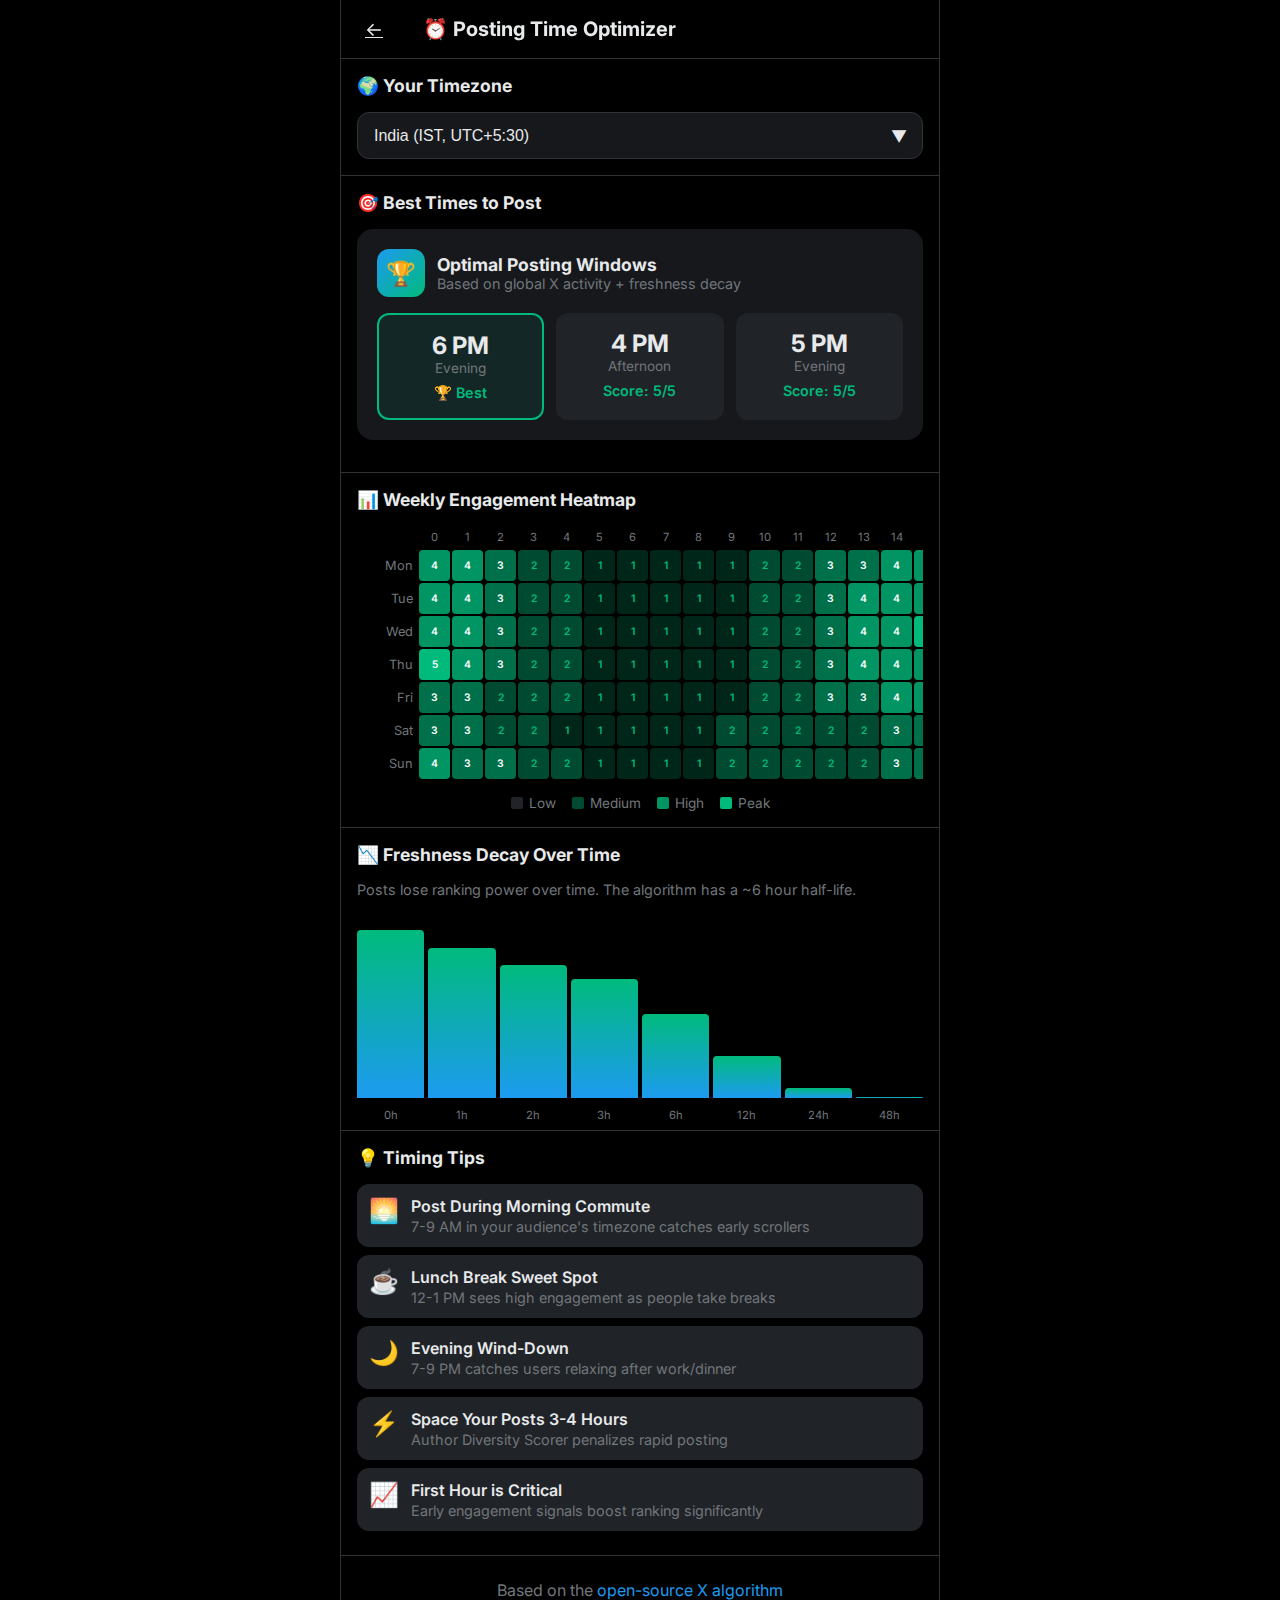
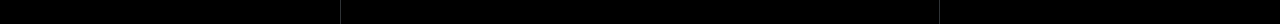
<file: tools/posting-time-optimizer.html>
<!DOCTYPE html>
<html lang="en">

<head>
    <meta charset="UTF-8">
    <meta name="viewport" content="width=device-width, initial-scale=1.0">
    <title>Posting Time Optimizer | X Algorithm</title>
    <meta name="description" content="Find the best time to post on X based on freshness decay and audience patterns.">
    <link rel="icon"
        href="data:image/svg+xml,<svg xmlns='http://www.w3.org/2000/svg' viewBox='0 0 100 100'><text y='.9em' font-size='90'>⏰</text></svg>">
    <link href="https://fonts.googleapis.com/css2?family=Inter:wght@400;500;600;700;800&display=swap" rel="stylesheet">
    <style>
        * {
            margin: 0;
            padding: 0;
            box-sizing: border-box;
        }

        :root {
            --bg: #000;
            --bg-secondary: #16181c;
            --bg-tertiary: #202327;
            --border: #2f3336;
            --text: #e7e9ea;
            --text-muted: #71767b;
            --blue: #1d9bf0;
            --green: #00ba7c;
            --yellow: #ffdc00;
            --orange: #ff7a00;
            --pink: #f91880;
        }

        body {
            font-family: 'Inter', -apple-system, BlinkMacSystemFont, sans-serif;
            background: var(--bg);
            color: var(--text);
            min-height: 100vh;
        }

        .container {
            max-width: 600px;
            margin: 0 auto;
            border-left: 1px solid var(--border);
            border-right: 1px solid var(--border);
            min-height: 100vh;
        }

        header {
            position: sticky;
            top: 0;
            background: rgba(0, 0, 0, 0.8);
            backdrop-filter: blur(12px);
            z-index: 10;
            padding: 12px 16px;
            border-bottom: 1px solid var(--border);
            display: flex;
            align-items: center;
            gap: 32px;
        }

        .back-btn {
            width: 34px;
            height: 34px;
            border-radius: 50%;
            border: none;
            background: transparent;
            color: var(--text);
            cursor: pointer;
            display: flex;
            align-items: center;
            justify-content: center;
            font-size: 1.2rem;
        }

        .back-btn:hover {
            background: var(--bg-tertiary);
        }

        h1 {
            font-size: 1.25rem;
            font-weight: 700;
        }

        .section {
            padding: 16px;
            border-bottom: 1px solid var(--border);
        }

        .section-title {
            font-size: 1.1rem;
            font-weight: 700;
            margin-bottom: 16px;
            display: flex;
            align-items: center;
            gap: 8px;
        }

        /* Timezone Selector */
        .select-container {
            position: relative;
        }

        select {
            width: 100%;
            padding: 14px 16px;
            background: var(--bg-secondary);
            border: 1px solid var(--border);
            border-radius: 12px;
            color: var(--text);
            font-size: 1rem;
            cursor: pointer;
            appearance: none;
        }

        select:focus {
            outline: none;
            border-color: var(--blue);
        }

        .select-arrow {
            position: absolute;
            right: 16px;
            top: 50%;
            transform: translateY(-50%);
            pointer-events: none;
        }

        /* Heatmap */
        .heatmap-container {
            overflow-x: auto;
        }

        .heatmap {
            display: grid;
            grid-template-columns: 60px repeat(24, 1fr);
            gap: 2px;
            min-width: 700px;
        }

        .heatmap-header {
            font-size: 0.7rem;
            color: var(--text-muted);
            text-align: center;
            padding: 4px;
        }

        .heatmap-day {
            font-size: 0.8rem;
            color: var(--text-muted);
            padding: 8px 4px;
            text-align: right;
        }

        .heatmap-cell {
            aspect-ratio: 1;
            border-radius: 4px;
            cursor: pointer;
            transition: all 0.2s;
            display: flex;
            align-items: center;
            justify-content: center;
            font-size: 0.65rem;
            font-weight: 600;
        }

        .heatmap-cell:hover {
            transform: scale(1.2);
            z-index: 5;
        }

        .heat-0 {
            background: var(--bg-tertiary);
            color: var(--text-muted);
        }

        .heat-1 {
            background: rgba(0, 186, 124, 0.2);
            color: var(--green);
        }

        .heat-2 {
            background: rgba(0, 186, 124, 0.4);
            color: var(--green);
        }

        .heat-3 {
            background: rgba(0, 186, 124, 0.6);
            color: white;
        }

        .heat-4 {
            background: rgba(0, 186, 124, 0.8);
            color: white;
        }

        .heat-5 {
            background: var(--green);
            color: white;
        }

        /* Results */
        .result-card {
            background: var(--bg-secondary);
            border-radius: 16px;
            padding: 20px;
            margin-bottom: 16px;
        }

        .result-header {
            display: flex;
            align-items: center;
            gap: 12px;
            margin-bottom: 16px;
        }

        .result-icon {
            width: 48px;
            height: 48px;
            background: linear-gradient(135deg, var(--blue), var(--green));
            border-radius: 12px;
            display: flex;
            align-items: center;
            justify-content: center;
            font-size: 1.5rem;
        }

        .result-title {
            font-weight: 700;
            font-size: 1.1rem;
        }

        .result-subtitle {
            color: var(--text-muted);
            font-size: 0.9rem;
        }

        .time-slots {
            display: grid;
            grid-template-columns: repeat(3, 1fr);
            gap: 12px;
        }

        .time-slot {
            background: var(--bg-tertiary);
            border-radius: 12px;
            padding: 16px;
            text-align: center;
            transition: all 0.2s;
            cursor: pointer;
        }

        .time-slot:hover {
            background: rgba(29, 155, 240, 0.1);
            border-color: var(--blue);
        }

        .time-slot.best {
            background: rgba(0, 186, 124, 0.1);
            border: 2px solid var(--green);
        }

        .slot-time {
            font-size: 1.5rem;
            font-weight: 700;
        }

        .slot-period {
            color: var(--text-muted);
            font-size: 0.85rem;
        }

        .slot-score {
            margin-top: 8px;
            font-size: 0.9rem;
            color: var(--green);
            font-weight: 600;
        }

        /* Freshness Decay Chart */
        .decay-chart {
            height: 200px;
            display: flex;
            align-items: flex-end;
            gap: 4px;
            padding: 16px 0;
        }

        .decay-bar {
            flex: 1;
            background: linear-gradient(to top, var(--blue), var(--green));
            border-radius: 4px 4px 0 0;
            cursor: pointer;
            position: relative;
            transition: all 0.2s;
        }

        .decay-bar:hover {
            opacity: 0.8;
        }

        .decay-bar::after {
            content: attr(data-label);
            position: absolute;
            bottom: -24px;
            left: 50%;
            transform: translateX(-50%);
            font-size: 0.7rem;
            color: var(--text-muted);
            white-space: nowrap;
        }

        /* Tips */
        .tip {
            display: flex;
            gap: 12px;
            padding: 12px;
            background: var(--bg-tertiary);
            border-radius: 12px;
            margin-bottom: 8px;
        }

        .tip-icon {
            font-size: 1.5rem;
        }

        .tip-text {
            flex: 1;
        }

        .tip-title {
            font-weight: 600;
            margin-bottom: 2px;
        }

        .tip-desc {
            color: var(--text-muted);
            font-size: 0.9rem;
        }

        /* Legend */
        .legend {
            display: flex;
            gap: 16px;
            justify-content: center;
            margin-top: 16px;
            flex-wrap: wrap;
        }

        .legend-item {
            display: flex;
            align-items: center;
            gap: 6px;
            font-size: 0.85rem;
            color: var(--text-muted);
        }

        .legend-dot {
            width: 12px;
            height: 12px;
            border-radius: 2px;
        }

        footer {
            padding: 24px 16px;
            text-align: center;
            color: var(--text-muted);
        }

        footer a {
            color: var(--blue);
            text-decoration: none;
        }
    </style>
</head>

<body>
    <div class="container">
        <header>
            <a href="../index.html" class="back-btn">←</a>
            <h1>⏰ Posting Time Optimizer</h1>
        </header>

        <div class="section">
            <div class="section-title">🌍 Your Timezone</div>
            <div class="select-container">
                <select id="timezone" onchange="updateHeatmap()">
                    <option value="5.5">India (IST, UTC+5:30)</option>
                    <option value="-8">US Pacific (PST, UTC-8)</option>
                    <option value="-5">US Eastern (EST, UTC-5)</option>
                    <option value="0">UK (GMT, UTC+0)</option>
                    <option value="1">EU Central (CET, UTC+1)</option>
                    <option value="8">China/Singapore (UTC+8)</option>
                    <option value="9">Japan (JST, UTC+9)</option>
                </select>
                <span class="select-arrow">▼</span>
            </div>
        </div>

        <div class="section">
            <div class="section-title">🎯 Best Times to Post</div>
            <div class="result-card">
                <div class="result-header">
                    <div class="result-icon">🏆</div>
                    <div>
                        <div class="result-title">Optimal Posting Windows</div>
                        <div class="result-subtitle">Based on global X activity + freshness decay</div>
                    </div>
                </div>
                <div class="time-slots" id="bestTimes">
                    <!-- Filled by JS -->
                </div>
            </div>
        </div>

        <div class="section">
            <div class="section-title">📊 Weekly Engagement Heatmap</div>
            <div class="heatmap-container">
                <div class="heatmap" id="heatmap">
                    <!-- Filled by JS -->
                </div>
            </div>
            <div class="legend">
                <div class="legend-item">
                    <div class="legend-dot heat-0"></div>
                    <span>Low</span>
                </div>
                <div class="legend-item">
                    <div class="legend-dot heat-2"></div>
                    <span>Medium</span>
                </div>
                <div class="legend-item">
                    <div class="legend-dot heat-4"></div>
                    <span>High</span>
                </div>
                <div class="legend-item">
                    <div class="legend-dot heat-5"></div>
                    <span>Peak</span>
                </div>
            </div>
        </div>

        <div class="section">
            <div class="section-title">📉 Freshness Decay Over Time</div>
            <p style="color: var(--text-muted); margin-bottom: 16px; font-size: 0.9rem;">
                Posts lose ranking power over time. The algorithm has a ~6 hour half-life.
            </p>
            <div class="decay-chart" id="decayChart">
                <!-- Filled by JS -->
            </div>
        </div>

        <div class="section">
            <div class="section-title">💡 Timing Tips</div>

            <div class="tip">
                <span class="tip-icon">🌅</span>
                <div class="tip-text">
                    <div class="tip-title">Post During Morning Commute</div>
                    <div class="tip-desc">7-9 AM in your audience's timezone catches early scrollers</div>
                </div>
            </div>

            <div class="tip">
                <span class="tip-icon">☕</span>
                <div class="tip-text">
                    <div class="tip-title">Lunch Break Sweet Spot</div>
                    <div class="tip-desc">12-1 PM sees high engagement as people take breaks</div>
                </div>
            </div>

            <div class="tip">
                <span class="tip-icon">🌙</span>
                <div class="tip-text">
                    <div class="tip-title">Evening Wind-Down</div>
                    <div class="tip-desc">7-9 PM catches users relaxing after work/dinner</div>
                </div>
            </div>

            <div class="tip">
                <span class="tip-icon">⚡</span>
                <div class="tip-text">
                    <div class="tip-title">Space Your Posts 3-4 Hours</div>
                    <div class="tip-desc">Author Diversity Scorer penalizes rapid posting</div>
                </div>
            </div>

            <div class="tip">
                <span class="tip-icon">📈</span>
                <div class="tip-text">
                    <div class="tip-title">First Hour is Critical</div>
                    <div class="tip-desc">Early engagement signals boost ranking significantly</div>
                </div>
            </div>
        </div>

        <footer>
            <p>Based on the <a href="https://github.com/mangeshraut712/x-algorithm">open-source X algorithm</a></p>
        </footer>
    </div>

    <script>
        const days = ['Mon', 'Tue', 'Wed', 'Thu', 'Fri', 'Sat', 'Sun'];

        // Base engagement patterns (0-5 scale, peak during US hours)
        const basePatterns = {
            Mon: [1, 1, 1, 1, 2, 2, 3, 3, 4, 4, 4, 4, 5, 4, 4, 3, 3, 4, 4, 4, 3, 2, 2, 1],
            Tue: [1, 1, 1, 1, 2, 2, 3, 4, 4, 4, 5, 5, 5, 4, 4, 4, 3, 4, 4, 4, 3, 2, 2, 1],
            Wed: [1, 1, 1, 1, 2, 2, 3, 4, 4, 5, 5, 5, 5, 4, 4, 4, 3, 4, 4, 4, 3, 2, 2, 1],
            Thu: [1, 1, 1, 1, 2, 2, 3, 4, 4, 4, 5, 5, 5, 4, 4, 4, 3, 4, 5, 4, 3, 2, 2, 1],
            Fri: [1, 1, 1, 1, 2, 2, 3, 3, 4, 4, 4, 4, 5, 4, 4, 3, 3, 3, 3, 3, 2, 2, 2, 1],
            Sat: [1, 1, 1, 2, 2, 2, 2, 2, 3, 3, 4, 4, 4, 4, 4, 4, 4, 3, 3, 3, 2, 2, 1, 1],
            Sun: [1, 1, 1, 2, 2, 2, 2, 2, 3, 3, 4, 4, 4, 4, 4, 4, 4, 4, 4, 3, 3, 2, 2, 1]
        };

        function getTimezoneOffset() {
            return parseFloat(document.getElementById('timezone').value);
        }

        function adjustForTimezone(patterns, offset) {
            const adjusted = {};
            for (const day of days) {
                adjusted[day] = [];
                for (let h = 0; h < 24; h++) {
                    // Convert from UTC to local
                    let utcHour = (h - offset + 24) % 24;
                    adjusted[day][h] = basePatterns[day][Math.floor(utcHour)];
                }
            }
            return adjusted;
        }

        function generateHeatmap() {
            const offset = getTimezoneOffset();
            const patterns = adjustForTimezone(basePatterns, offset);
            const heatmap = document.getElementById('heatmap');

            let html = '<div class="heatmap-header"></div>';
            for (let h = 0; h < 24; h++) {
                html += `<div class="heatmap-header">${h}</div>`;
            }

            for (const day of days) {
                html += `<div class="heatmap-day">${day}</div>`;
                for (let h = 0; h < 24; h++) {
                    const score = patterns[day][h];
                    html += `<div class="heatmap-cell heat-${score}" title="${day} ${h}:00 - Score: ${score}/5">${score}</div>`;
                }
            }

            heatmap.innerHTML = html;
        }

        function generateBestTimes() {
            const offset = getTimezoneOffset();
            const patterns = adjustForTimezone(basePatterns, offset);

            // Find top 3 time slots
            const allSlots = [];
            for (const day of days) {
                for (let h = 0; h < 24; h++) {
                    allSlots.push({ day, hour: h, score: patterns[day][h] });
                }
            }

            allSlots.sort((a, b) => b.score - a.score);

            // Get unique hours for best times (weekday focus)
            const uniqueHours = new Set();
            const bestSlots = [];
            for (const slot of allSlots) {
                if (!uniqueHours.has(slot.hour) && slot.day !== 'Sat' && slot.day !== 'Sun') {
                    uniqueHours.add(slot.hour);
                    bestSlots.push(slot);
                    if (bestSlots.length >= 3) break;
                }
            }

            const container = document.getElementById('bestTimes');
            container.innerHTML = bestSlots.map((slot, i) => `
                <div class="time-slot ${i === 0 ? 'best' : ''}">
                    <div class="slot-time">${formatHour(slot.hour)}</div>
                    <div class="slot-period">${getPeriod(slot.hour)}</div>
                    <div class="slot-score">${i === 0 ? '🏆 Best' : `Score: ${slot.score}/5`}</div>
                </div>
            `).join('');
        }

        function formatHour(h) {
            if (h === 0) return '12 AM';
            if (h === 12) return '12 PM';
            return h > 12 ? `${h - 12} PM` : `${h} AM`;
        }

        function getPeriod(h) {
            if (h >= 5 && h < 12) return 'Morning';
            if (h >= 12 && h < 17) return 'Afternoon';
            if (h >= 17 && h < 21) return 'Evening';
            return 'Night';
        }

        function generateDecayChart() {
            const container = document.getElementById('decayChart');
            const hours = [0, 1, 2, 3, 6, 12, 24, 48];
            const halfLife = 6;

            let html = '';
            for (let i = 0; i < hours.length; i++) {
                const h = hours[i];
                const decay = Math.pow(0.5, h / halfLife);
                const heightPercent = decay * 100;
                html += `<div class="decay-bar" style="height: ${heightPercent}%" data-label="${h}h" title="${h} hours: ${Math.round(decay * 100)}% ranking power"></div>`;
            }

            container.innerHTML = html;
        }

        function updateHeatmap() {
            generateHeatmap();
            generateBestTimes();
        }

        // Initial render
        generateHeatmap();
        generateBestTimes();
        generateDecayChart();
    </script>
</body>

</html>
</file>
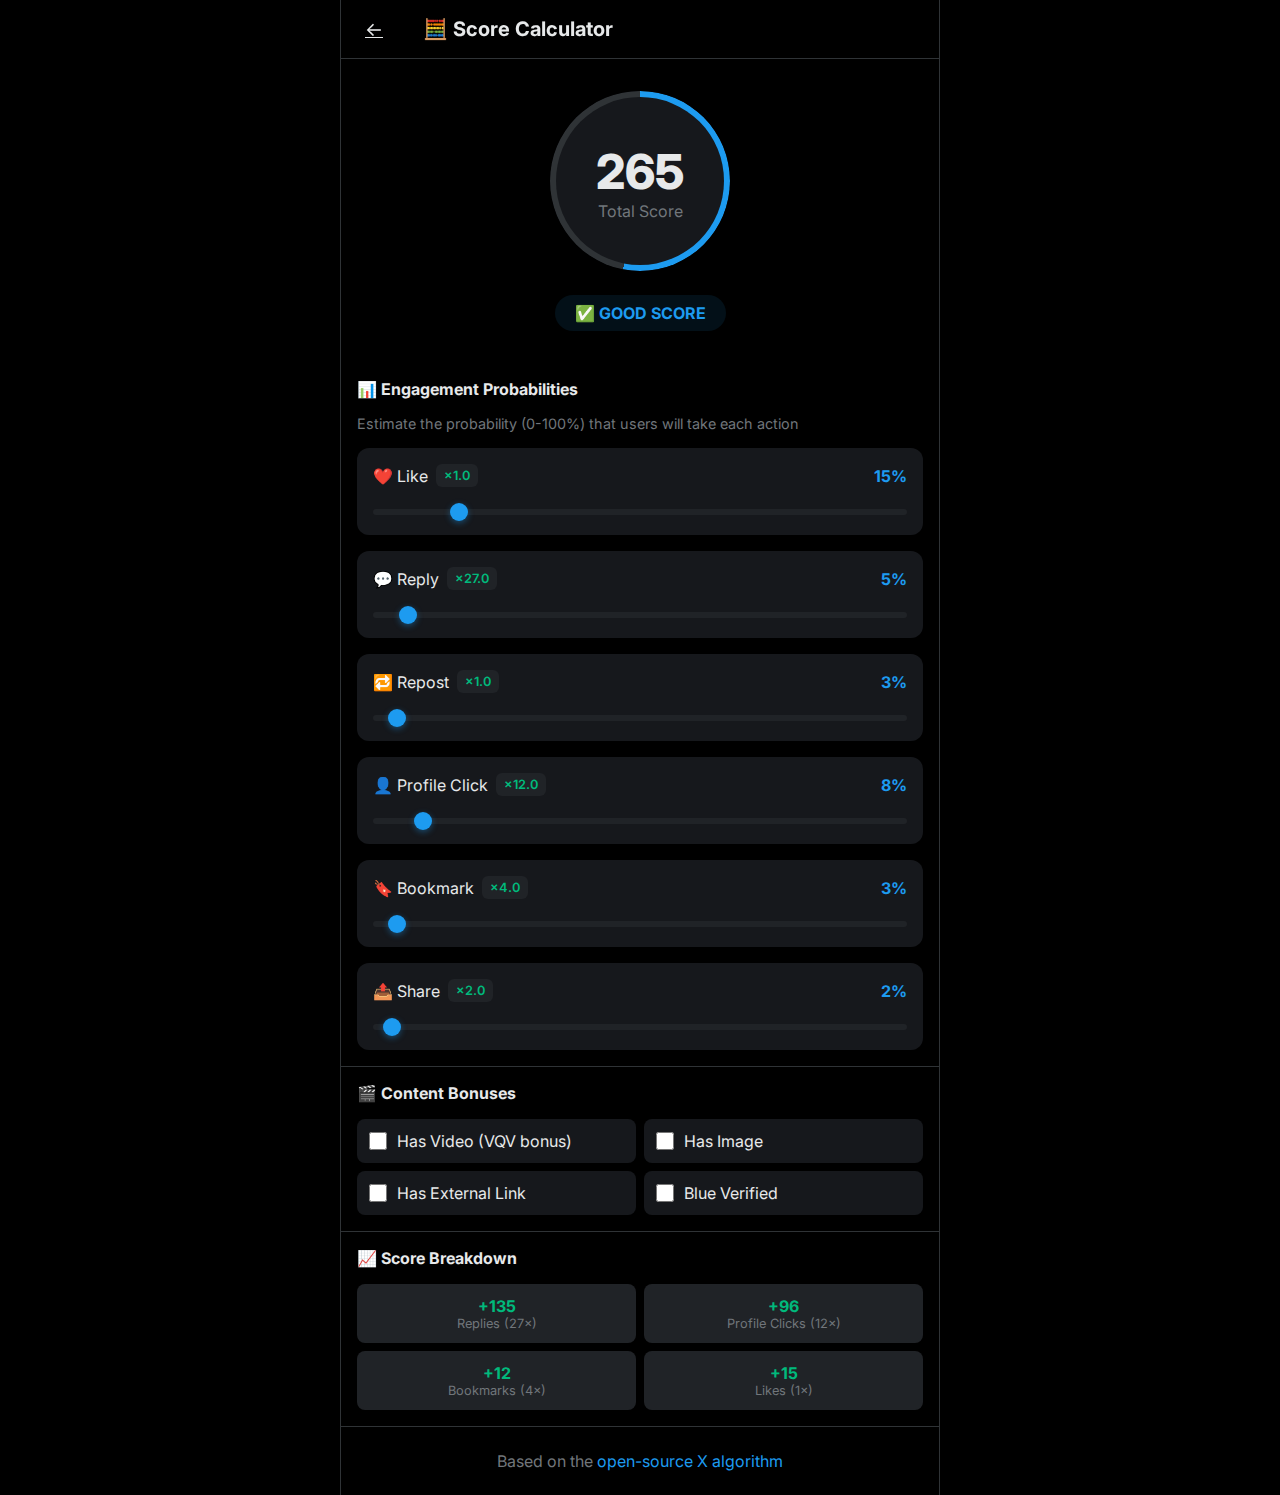
<file: tools/score-calculator.html>
<!DOCTYPE html>
<html lang="en">

<head>
    <meta charset="UTF-8">
    <meta name="viewport" content="width=device-width, initial-scale=1.0">
    <title>Score Calculator | X Algorithm</title>
    <meta name="description" content="Calculate how engagement drives ranking scores using X's actual weights.">
    <link rel="icon"
        href="data:image/svg+xml,<svg xmlns='http://www.w3.org/2000/svg' viewBox='0 0 100 100'><text y='.9em' font-size='90'>🧮</text></svg>">
    <link href="https://fonts.googleapis.com/css2?family=Inter:wght@400;500;600;700;800&display=swap" rel="stylesheet">
    <style>
        * {
            margin: 0;
            padding: 0;
            box-sizing: border-box;
        }

        :root {
            --bg: #000;
            --bg-secondary: #16181c;
            --bg-tertiary: #202327;
            --border: #2f3336;
            --text: #e7e9ea;
            --text-muted: #71767b;
            --blue: #1d9bf0;
            --green: #00ba7c;
            --pink: #f91880;
            --orange: #ff7a00;
        }

        body {
            font-family: 'Inter', -apple-system, BlinkMacSystemFont, sans-serif;
            background: var(--bg);
            color: var(--text);
            min-height: 100vh;
        }

        .container {
            max-width: 600px;
            margin: 0 auto;
            border-left: 1px solid var(--border);
            border-right: 1px solid var(--border);
            min-height: 100vh;
        }

        header {
            position: sticky;
            top: 0;
            background: rgba(0, 0, 0, 0.8);
            backdrop-filter: blur(12px);
            z-index: 10;
            padding: 12px 16px;
            border-bottom: 1px solid var(--border);
            display: flex;
            align-items: center;
            gap: 32px;
        }

        .back-btn {
            width: 34px;
            height: 34px;
            border-radius: 50%;
            border: none;
            background: transparent;
            color: var(--text);
            cursor: pointer;
            font-size: 1.2rem;
            display: flex;
            align-items: center;
            justify-content: center;
        }

        .back-btn:hover {
            background: var(--bg-tertiary);
        }

        h1 {
            font-size: 1.25rem;
            font-weight: 700;
        }

        .section {
            padding: 16px;
            border-bottom: 1px solid var(--border);
        }

        .section-title {
            font-weight: 700;
            margin-bottom: 16px;
            display: flex;
            align-items: center;
            gap: 8px;
        }

        .section-desc {
            color: var(--text-muted);
            font-size: 0.9rem;
            margin-bottom: 16px;
        }

        /* Sliders */
        .slider-grid {
            display: grid;
            gap: 16px;
        }

        .slider-item {
            background: var(--bg-secondary);
            border-radius: 12px;
            padding: 16px;
        }

        .slider-header {
            display: flex;
            justify-content: space-between;
            align-items: center;
            margin-bottom: 12px;
        }

        .slider-label {
            display: flex;
            align-items: center;
            gap: 8px;
        }

        .slider-weight {
            background: var(--bg-tertiary);
            padding: 4px 8px;
            border-radius: 6px;
            font-size: 0.8rem;
            color: var(--green);
            font-weight: 600;
        }

        .slider-weight.negative {
            color: var(--pink);
        }

        .slider-value {
            font-weight: 700;
            color: var(--blue);
        }

        input[type="range"] {
            width: 100%;
            height: 6px;
            appearance: none;
            background: var(--bg-tertiary);
            border-radius: 3px;
            outline: none;
        }

        input[type="range"]::-webkit-slider-thumb {
            appearance: none;
            width: 18px;
            height: 18px;
            background: var(--blue);
            border-radius: 50%;
            cursor: pointer;
            box-shadow: 0 2px 6px rgba(29, 155, 240, 0.4);
        }

        /* Score Display */
        .score-display {
            text-align: center;
            padding: 32px 16px;
        }

        .score-ring {
            width: 180px;
            height: 180px;
            border-radius: 50%;
            margin: 0 auto 24px;
            display: flex;
            flex-direction: column;
            align-items: center;
            justify-content: center;
            position: relative;
            background: var(--bg-secondary);
        }

        .score-ring::before {
            content: '';
            position: absolute;
            inset: 0;
            border-radius: 50%;
            padding: 6px;
            background: conic-gradient(var(--score-color) calc(var(--score-pct) * 3.6deg), var(--border) 0);
            -webkit-mask: linear-gradient(#fff 0 0) content-box, linear-gradient(#fff 0 0);
            -webkit-mask-composite: xor;
            mask-composite: exclude;
        }

        .score-value {
            font-size: 3rem;
            font-weight: 800;
        }

        .score-label {
            color: var(--text-muted);
        }

        .score-badge {
            display: inline-block;
            padding: 8px 20px;
            border-radius: 9999px;
            font-weight: 700;
        }

        .score-badge.viral {
            background: rgba(0, 186, 124, 0.1);
            color: var(--green);
        }

        .score-badge.good {
            background: rgba(29, 155, 240, 0.1);
            color: var(--blue);
        }

        .score-badge.average {
            background: rgba(255, 122, 0, 0.1);
            color: var(--orange);
        }

        .score-badge.low {
            background: rgba(249, 24, 128, 0.1);
            color: var(--pink);
        }

        /* Breakdown */
        .breakdown-grid {
            display: grid;
            grid-template-columns: repeat(2, 1fr);
            gap: 8px;
            margin-top: 16px;
        }

        .breakdown-item {
            background: var(--bg-tertiary);
            padding: 12px;
            border-radius: 8px;
            text-align: center;
        }

        .breakdown-value {
            font-weight: 700;
            color: var(--green);
        }

        .breakdown-label {
            font-size: 0.8rem;
            color: var(--text-muted);
        }

        /* Checkboxes */
        .checkbox-grid {
            display: grid;
            grid-template-columns: repeat(2, 1fr);
            gap: 8px;
        }

        .checkbox-item {
            display: flex;
            align-items: center;
            gap: 10px;
            background: var(--bg-secondary);
            padding: 12px;
            border-radius: 8px;
            cursor: pointer;
        }

        .checkbox-item input {
            width: 18px;
            height: 18px;
            accent-color: var(--blue);
        }

        footer {
            padding: 24px;
            text-align: center;
            color: var(--text-muted);
        }

        footer a {
            color: var(--blue);
            text-decoration: none;
        }
    </style>
</head>

<body>
    <div class="container">
        <header>
            <a href="../index.html" class="back-btn">←</a>
            <h1>🧮 Score Calculator</h1>
        </header>

        <!-- Score Display -->
        <div class="score-display">
            <div class="score-ring" id="scoreRing" style="--score-pct: 0; --score-color: var(--pink);">
                <span class="score-value" id="scoreValue">0</span>
                <span class="score-label">Total Score</span>
            </div>
            <div class="score-badge low" id="scoreBadge">Calculate your score</div>
        </div>

        <!-- Engagement Sliders -->
        <div class="section">
            <div class="section-title">📊 Engagement Probabilities</div>
            <p class="section-desc">Estimate the probability (0-100%) that users will take each action</p>

            <div class="slider-grid">
                <div class="slider-item">
                    <div class="slider-header">
                        <span class="slider-label">❤️ Like <span class="slider-weight">×1.0</span></span>
                        <span class="slider-value" id="like-val">15%</span>
                    </div>
                    <input type="range" id="like" min="0" max="100" value="15" oninput="calculate()">
                </div>

                <div class="slider-item">
                    <div class="slider-header">
                        <span class="slider-label">💬 Reply <span class="slider-weight">×27.0</span></span>
                        <span class="slider-value" id="reply-val">5%</span>
                    </div>
                    <input type="range" id="reply" min="0" max="100" value="5" oninput="calculate()">
                </div>

                <div class="slider-item">
                    <div class="slider-header">
                        <span class="slider-label">🔁 Repost <span class="slider-weight">×1.0</span></span>
                        <span class="slider-value" id="repost-val">3%</span>
                    </div>
                    <input type="range" id="repost" min="0" max="100" value="3" oninput="calculate()">
                </div>

                <div class="slider-item">
                    <div class="slider-header">
                        <span class="slider-label">👤 Profile Click <span class="slider-weight">×12.0</span></span>
                        <span class="slider-value" id="profile-val">8%</span>
                    </div>
                    <input type="range" id="profile" min="0" max="100" value="8" oninput="calculate()">
                </div>

                <div class="slider-item">
                    <div class="slider-header">
                        <span class="slider-label">🔖 Bookmark <span class="slider-weight">×4.0</span></span>
                        <span class="slider-value" id="bookmark-val">3%</span>
                    </div>
                    <input type="range" id="bookmark" min="0" max="100" value="3" oninput="calculate()">
                </div>

                <div class="slider-item">
                    <div class="slider-header">
                        <span class="slider-label">📤 Share <span class="slider-weight">×2.0</span></span>
                        <span class="slider-value" id="share-val">2%</span>
                    </div>
                    <input type="range" id="share" min="0" max="100" value="2" oninput="calculate()">
                </div>
            </div>
        </div>

        <!-- Media Bonuses -->
        <div class="section">
            <div class="section-title">🎬 Content Bonuses</div>
            <div class="checkbox-grid">
                <label class="checkbox-item">
                    <input type="checkbox" id="hasVideo" onchange="calculate()">
                    <span>Has Video (VQV bonus)</span>
                </label>
                <label class="checkbox-item">
                    <input type="checkbox" id="hasImage" onchange="calculate()">
                    <span>Has Image</span>
                </label>
                <label class="checkbox-item">
                    <input type="checkbox" id="hasLink" onchange="calculate()">
                    <span>Has External Link</span>
                </label>
                <label class="checkbox-item">
                    <input type="checkbox" id="isBlueCheck" onchange="calculate()">
                    <span>Blue Verified</span>
                </label>
            </div>
        </div>

        <!-- Breakdown -->
        <div class="section">
            <div class="section-title">📈 Score Breakdown</div>
            <div class="breakdown-grid" id="breakdown"></div>
        </div>

        <footer>
            <p>Based on the <a href="https://github.com/mangeshraut712/x-algorithm">open-source X algorithm</a></p>
        </footer>
    </div>

    <script>
        const WEIGHTS = {
            like: 1.0,
            reply: 27.0,
            repost: 1.0,
            profile: 12.0,
            bookmark: 4.0,
            share: 2.0,
            vqv: 0.3,
            image: 0.5
        };

        function calculate() {
            const sliders = ['like', 'reply', 'repost', 'profile', 'bookmark', 'share'];
            const values = {};

            sliders.forEach(id => {
                const val = parseInt(document.getElementById(id).value);
                document.getElementById(`${id}-val`).textContent = `${val}%`;
                values[id] = val / 100;
            });

            // Calculate base score
            let score =
                (values.like * WEIGHTS.like * 100) +
                (values.reply * WEIGHTS.reply * 100) +
                (values.repost * WEIGHTS.repost * 100) +
                (values.profile * WEIGHTS.profile * 100) +
                (values.bookmark * WEIGHTS.bookmark * 100) +
                (values.share * WEIGHTS.share * 100);

            // Bonuses
            const hasVideo = document.getElementById('hasVideo').checked;
            const hasImage = document.getElementById('hasImage').checked;
            const hasLink = document.getElementById('hasLink').checked;
            const isBlue = document.getElementById('isBlueCheck').checked;

            if (hasVideo) score += 15;
            if (hasImage) score += 10;
            if (isBlue) score *= 1.2;
            if (hasLink) score *= 0.1;

            score = Math.round(score);

            // Update display
            const maxScore = 500;
            const pct = Math.min(100, (score / maxScore) * 100);

            const ring = document.getElementById('scoreRing');
            const value = document.getElementById('scoreValue');
            const badge = document.getElementById('scoreBadge');

            value.textContent = score;
            ring.style.setProperty('--score-pct', pct);

            let tier, color, badgeClass;
            if (score >= 300) {
                tier = '🚀 VIRAL POTENTIAL';
                color = 'var(--green)';
                badgeClass = 'viral';
            } else if (score >= 150) {
                tier = '✅ GOOD SCORE';
                color = 'var(--blue)';
                badgeClass = 'good';
            } else if (score >= 50) {
                tier = '⚠️ AVERAGE';
                color = 'var(--orange)';
                badgeClass = 'average';
            } else {
                tier = '❌ LOW SCORE';
                color = 'var(--pink)';
                badgeClass = 'low';
            }

            ring.style.setProperty('--score-color', color);
            badge.textContent = tier;
            badge.className = `score-badge ${badgeClass}`;

            // Breakdown
            const breakdown = document.getElementById('breakdown');
            breakdown.innerHTML = `
                <div class="breakdown-item">
                    <div class="breakdown-value">+${Math.round(values.reply * WEIGHTS.reply * 100)}</div>
                    <div class="breakdown-label">Replies (27×)</div>
                </div>
                <div class="breakdown-item">
                    <div class="breakdown-value">+${Math.round(values.profile * WEIGHTS.profile * 100)}</div>
                    <div class="breakdown-label">Profile Clicks (12×)</div>
                </div>
                <div class="breakdown-item">
                    <div class="breakdown-value">+${Math.round(values.bookmark * WEIGHTS.bookmark * 100)}</div>
                    <div class="breakdown-label">Bookmarks (4×)</div>
                </div>
                <div class="breakdown-item">
                    <div class="breakdown-value">+${Math.round(values.like * WEIGHTS.like * 100)}</div>
                    <div class="breakdown-label">Likes (1×)</div>
                </div>
                ${hasLink ? `
                    <div class="breakdown-item" style="border: 1px solid var(--pink);">
                        <div class="breakdown-value" style="color: var(--pink);">-90%</div>
                        <div class="breakdown-label">Link Penalty</div>
                    </div>
                ` : ''}
            `;
        }

        // Initial calculation
        calculate();
    </script>
</body>

</html>
</file>
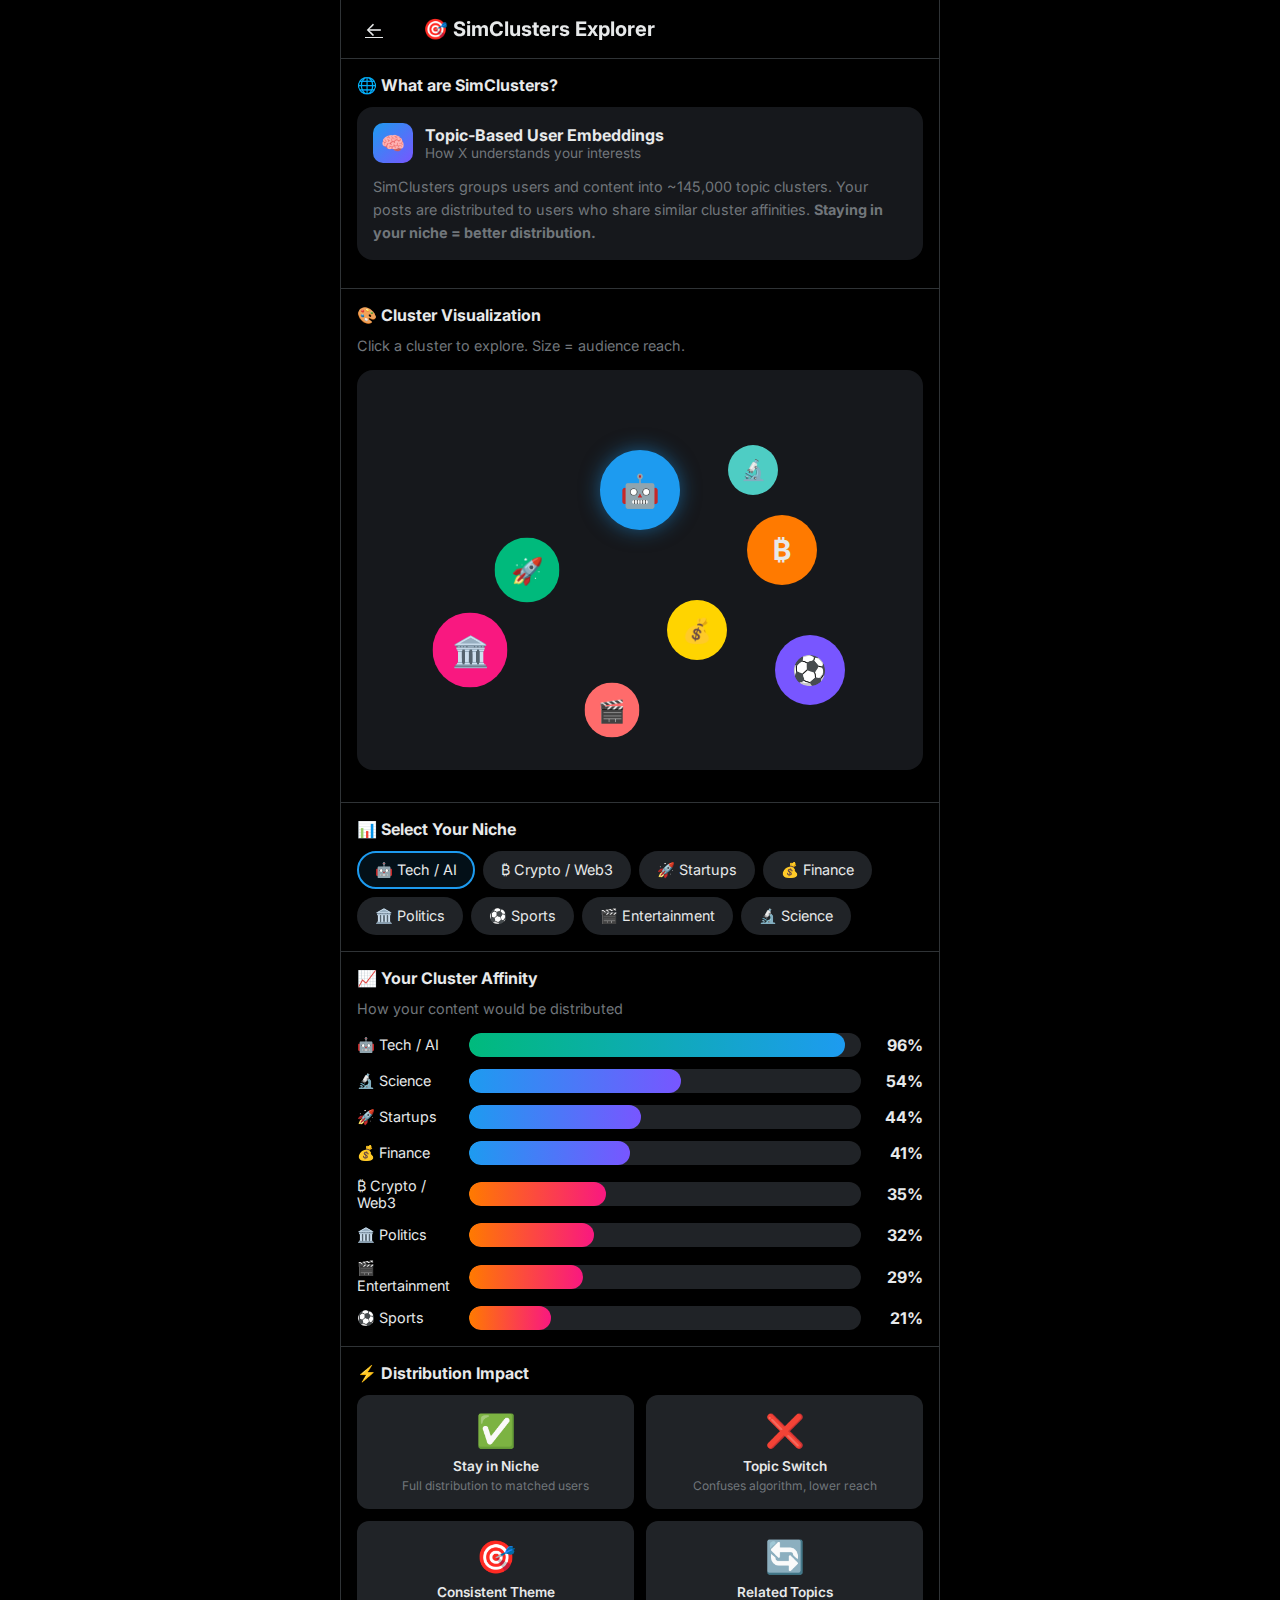
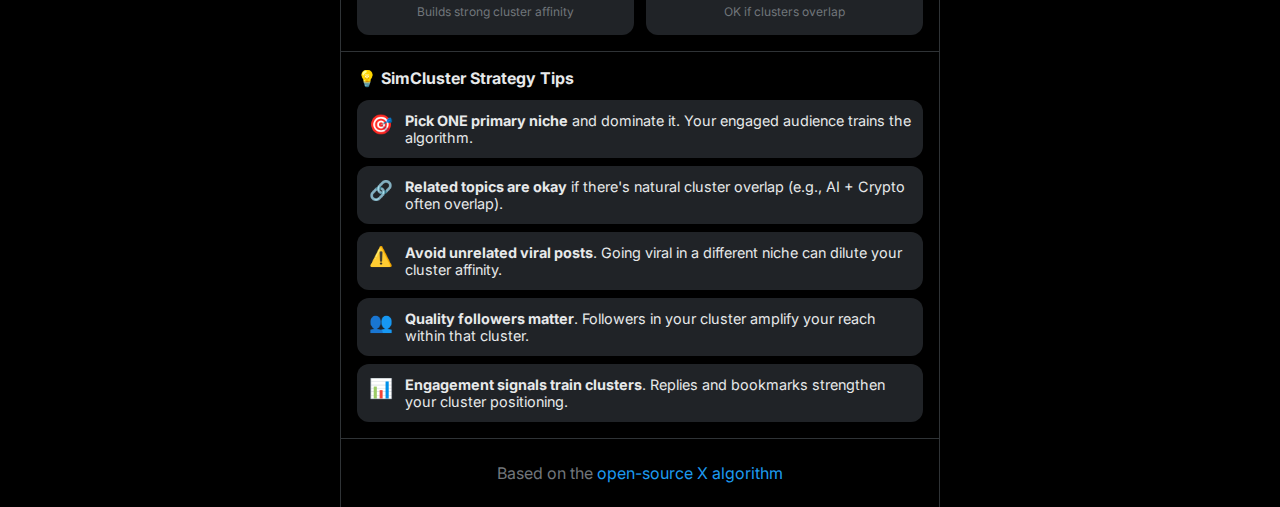
<file: tools/simclusters-explorer.html>
<!DOCTYPE html>
<html lang="en">

<head>
    <meta charset="UTF-8">
    <meta name="viewport" content="width=device-width, initial-scale=1.0">
    <title>SimClusters Explorer | X Algorithm</title>
    <meta name="description" content="Understand how topic clustering affects your content distribution on X.">
    <link rel="icon"
        href="data:image/svg+xml,<svg xmlns='http://www.w3.org/2000/svg' viewBox='0 0 100 100'><text y='.9em' font-size='90'>🎯</text></svg>">
    <link href="https://fonts.googleapis.com/css2?family=Inter:wght@400;500;600;700;800&display=swap" rel="stylesheet">
    <style>
        * {
            margin: 0;
            padding: 0;
            box-sizing: border-box;
        }

        :root {
            --bg: #000;
            --bg-secondary: #16181c;
            --bg-tertiary: #202327;
            --border: #2f3336;
            --text: #e7e9ea;
            --text-muted: #71767b;
            --blue: #1d9bf0;
            --green: #00ba7c;
            --pink: #f91880;
            --orange: #ff7a00;
            --purple: #7856ff;
            --yellow: #ffd400;
        }

        body {
            font-family: 'Inter', -apple-system, BlinkMacSystemFont, sans-serif;
            background: var(--bg);
            color: var(--text);
            min-height: 100vh;
        }

        .container {
            max-width: 600px;
            margin: 0 auto;
            border-left: 1px solid var(--border);
            border-right: 1px solid var(--border);
            min-height: 100vh;
        }

        header {
            position: sticky;
            top: 0;
            background: rgba(0, 0, 0, 0.8);
            backdrop-filter: blur(12px);
            z-index: 10;
            padding: 12px 16px;
            border-bottom: 1px solid var(--border);
            display: flex;
            align-items: center;
            gap: 32px;
        }

        .back-btn {
            width: 34px;
            height: 34px;
            border-radius: 50%;
            border: none;
            background: transparent;
            color: var(--text);
            cursor: pointer;
            font-size: 1.2rem;
            display: flex;
            align-items: center;
            justify-content: center;
        }

        .back-btn:hover {
            background: var(--bg-tertiary);
        }

        h1 {
            font-size: 1.25rem;
            font-weight: 700;
        }

        .section {
            padding: 16px;
            border-bottom: 1px solid var(--border);
        }

        .section-title {
            font-weight: 700;
            margin-bottom: 12px;
            display: flex;
            align-items: center;
            gap: 8px;
        }

        .section-desc {
            color: var(--text-muted);
            font-size: 0.9rem;
            margin-bottom: 16px;
        }

        /* Cluster Visualization */
        .cluster-viz {
            position: relative;
            height: 400px;
            background: var(--bg-secondary);
            border-radius: 16px;
            overflow: hidden;
            margin-bottom: 16px;
        }

        .cluster-node {
            position: absolute;
            border-radius: 50%;
            display: flex;
            align-items: center;
            justify-content: center;
            font-weight: 700;
            cursor: pointer;
            transition: all 0.3s;
            border: 3px solid transparent;
        }

        .cluster-node:hover {
            transform: scale(1.1);
            border-color: var(--text);
        }

        .cluster-node.selected {
            border-color: var(--blue);
            box-shadow: 0 0 20px rgba(29, 155, 240, 0.5);
        }

        .cluster-label {
            position: absolute;
            font-size: 0.7rem;
            color: var(--text-muted);
            white-space: nowrap;
        }

        /* Cluster List */
        .cluster-list {
            display: flex;
            flex-wrap: wrap;
            gap: 8px;
        }

        .cluster-tag {
            padding: 8px 16px;
            background: var(--bg-tertiary);
            border-radius: 9999px;
            font-size: 0.9rem;
            cursor: pointer;
            transition: all 0.2s;
            border: 2px solid transparent;
        }

        .cluster-tag:hover {
            background: var(--bg-secondary);
        }

        .cluster-tag.selected {
            border-color: var(--blue);
            background: rgba(29, 155, 240, 0.1);
        }

        /* Affinity Bar */
        .affinity-list {
            display: flex;
            flex-direction: column;
            gap: 12px;
        }

        .affinity-item {
            display: flex;
            align-items: center;
            gap: 12px;
        }

        .affinity-label {
            width: 100px;
            font-size: 0.9rem;
        }

        .affinity-bar {
            flex: 1;
            height: 24px;
            background: var(--bg-tertiary);
            border-radius: 12px;
            overflow: hidden;
            position: relative;
        }

        .affinity-fill {
            height: 100%;
            border-radius: 12px;
            transition: width 0.5s ease;
        }

        .affinity-fill.high {
            background: linear-gradient(90deg, var(--green), var(--blue));
        }

        .affinity-fill.medium {
            background: linear-gradient(90deg, var(--blue), var(--purple));
        }

        .affinity-fill.low {
            background: linear-gradient(90deg, var(--orange), var(--pink));
        }

        .affinity-value {
            width: 50px;
            text-align: right;
            font-weight: 700;
        }

        /* Info Cards */
        .info-card {
            background: var(--bg-secondary);
            border-radius: 16px;
            padding: 16px;
            margin-bottom: 12px;
        }

        .info-header {
            display: flex;
            align-items: center;
            gap: 12px;
            margin-bottom: 12px;
        }

        .info-icon {
            width: 40px;
            height: 40px;
            border-radius: 10px;
            display: flex;
            align-items: center;
            justify-content: center;
            font-size: 1.2rem;
            background: linear-gradient(135deg, var(--blue), var(--purple));
        }

        .info-title {
            font-weight: 700;
        }

        .info-subtitle {
            color: var(--text-muted);
            font-size: 0.85rem;
        }

        .info-content {
            color: var(--text-muted);
            font-size: 0.9rem;
            line-height: 1.6;
        }

        /* Impact Grid */
        .impact-grid {
            display: grid;
            grid-template-columns: repeat(2, 1fr);
            gap: 12px;
        }

        .impact-item {
            background: var(--bg-tertiary);
            padding: 16px;
            border-radius: 12px;
            text-align: center;
        }

        .impact-emoji {
            font-size: 2rem;
            margin-bottom: 8px;
        }

        .impact-text {
            font-size: 0.85rem;
            font-weight: 600;
        }

        .impact-subtext {
            font-size: 0.75rem;
            color: var(--text-muted);
            margin-top: 4px;
        }

        /* Tips */
        .tip-list {
            display: flex;
            flex-direction: column;
            gap: 8px;
        }

        .tip-item {
            display: flex;
            gap: 12px;
            padding: 12px;
            background: var(--bg-tertiary);
            border-radius: 12px;
        }

        .tip-icon {
            font-size: 1.2rem;
        }

        .tip-text {
            font-size: 0.9rem;
        }

        footer {
            padding: 24px;
            text-align: center;
            color: var(--text-muted);
        }

        footer a {
            color: var(--blue);
            text-decoration: none;
        }
    </style>
</head>

<body>
    <div class="container">
        <header>
            <a href="../index.html" class="back-btn">←</a>
            <h1>🎯 SimClusters Explorer</h1>
        </header>

        <div class="section">
            <div class="section-title">🌐 What are SimClusters?</div>
            <div class="info-card">
                <div class="info-header">
                    <div class="info-icon">🧠</div>
                    <div>
                        <div class="info-title">Topic-Based User Embeddings</div>
                        <div class="info-subtitle">How X understands your interests</div>
                    </div>
                </div>
                <div class="info-content">
                    SimClusters groups users and content into ~145,000 topic clusters. Your posts are distributed to
                    users who share similar cluster affinities. <strong>Staying in your niche = better
                        distribution.</strong>
                </div>
            </div>
        </div>

        <div class="section">
            <div class="section-title">🎨 Cluster Visualization</div>
            <div class="section-desc">Click a cluster to explore. Size = audience reach.</div>
            <div class="cluster-viz" id="clusterViz">
                <!-- Generated by JS -->
            </div>
        </div>

        <div class="section">
            <div class="section-title">📊 Select Your Niche</div>
            <div class="cluster-list" id="clusterList">
                <!-- Generated by JS -->
            </div>
        </div>

        <div class="section">
            <div class="section-title">📈 Your Cluster Affinity</div>
            <div class="section-desc">How your content would be distributed</div>
            <div class="affinity-list" id="affinityList">
                <!-- Generated by JS -->
            </div>
        </div>

        <div class="section">
            <div class="section-title">⚡ Distribution Impact</div>
            <div class="impact-grid">
                <div class="impact-item">
                    <div class="impact-emoji">✅</div>
                    <div class="impact-text">Stay in Niche</div>
                    <div class="impact-subtext">Full distribution to matched users</div>
                </div>
                <div class="impact-item">
                    <div class="impact-emoji">❌</div>
                    <div class="impact-text">Topic Switch</div>
                    <div class="impact-subtext">Confuses algorithm, lower reach</div>
                </div>
                <div class="impact-item">
                    <div class="impact-emoji">🎯</div>
                    <div class="impact-text">Consistent Theme</div>
                    <div class="impact-subtext">Builds strong cluster affinity</div>
                </div>
                <div class="impact-item">
                    <div class="impact-emoji">🔄</div>
                    <div class="impact-text">Related Topics</div>
                    <div class="impact-subtext">OK if clusters overlap</div>
                </div>
            </div>
        </div>

        <div class="section">
            <div class="section-title">💡 SimCluster Strategy Tips</div>
            <div class="tip-list">
                <div class="tip-item">
                    <span class="tip-icon">🎯</span>
                    <span class="tip-text"><strong>Pick ONE primary niche</strong> and dominate it. Your engaged
                        audience trains the algorithm.</span>
                </div>
                <div class="tip-item">
                    <span class="tip-icon">🔗</span>
                    <span class="tip-text"><strong>Related topics are okay</strong> if there's natural cluster overlap
                        (e.g., AI + Crypto often overlap).</span>
                </div>
                <div class="tip-item">
                    <span class="tip-icon">⚠️</span>
                    <span class="tip-text"><strong>Avoid unrelated viral posts</strong>. Going viral in a different
                        niche can dilute your cluster affinity.</span>
                </div>
                <div class="tip-item">
                    <span class="tip-icon">👥</span>
                    <span class="tip-text"><strong>Quality followers matter</strong>. Followers in your cluster amplify
                        your reach within that cluster.</span>
                </div>
                <div class="tip-item">
                    <span class="tip-icon">📊</span>
                    <span class="tip-text"><strong>Engagement signals train clusters</strong>. Replies and bookmarks
                        strengthen your cluster positioning.</span>
                </div>
            </div>
        </div>

        <footer>
            <p>Based on the <a href="https://github.com/mangeshraut712/x-algorithm">open-source X algorithm</a></p>
        </footer>
    </div>

    <script>
        const clusters = [
            { id: 1, name: 'Tech / AI', emoji: '🤖', color: '#1d9bf0', size: 80, x: 50, y: 30 },
            { id: 2, name: 'Crypto / Web3', emoji: '₿', color: '#ff7a00', size: 70, x: 75, y: 45 },
            { id: 3, name: 'Startups', emoji: '🚀', color: '#00ba7c', size: 65, x: 30, y: 50 },
            { id: 4, name: 'Finance', emoji: '💰', color: '#ffd400', size: 60, x: 60, y: 65 },
            { id: 5, name: 'Politics', emoji: '🏛️', color: '#f91880', size: 75, x: 20, y: 70 },
            { id: 6, name: 'Sports', emoji: '⚽', color: '#7856ff', size: 70, x: 80, y: 75 },
            { id: 7, name: 'Entertainment', emoji: '🎬', color: '#ff6b6b', size: 55, x: 45, y: 85 },
            { id: 8, name: 'Science', emoji: '🔬', color: '#4ecdc4', size: 50, x: 70, y: 25 },
        ];

        let selectedCluster = clusters[0];

        function renderClusterViz() {
            const viz = document.getElementById('clusterViz');
            viz.innerHTML = clusters.map(c => `
                <div class="cluster-node ${c.id === selectedCluster.id ? 'selected' : ''}"
                     style="
                         left: ${c.x}%;
                         top: ${c.y}%;
                         width: ${c.size}px;
                         height: ${c.size}px;
                         background: ${c.color};
                         transform: translate(-50%, -50%);
                         font-size: ${c.size / 2.5}px;
                     "
                     onclick="selectCluster(${c.id})"
                     title="${c.name}">
                    ${c.emoji}
                </div>
            `).join('');
        }

        function renderClusterList() {
            const list = document.getElementById('clusterList');
            list.innerHTML = clusters.map(c => `
                <div class="cluster-tag ${c.id === selectedCluster.id ? 'selected' : ''}"
                     onclick="selectCluster(${c.id})"
                     style="border-color: ${c.id === selectedCluster.id ? c.color : 'transparent'};">
                    ${c.emoji} ${c.name}
                </div>
            `).join('');
        }

        function renderAffinityList() {
            const list = document.getElementById('affinityList');

            // Generate affinities based on selected cluster
            const affinities = clusters.map(c => {
                let affinity;
                if (c.id === selectedCluster.id) {
                    affinity = 85 + Math.random() * 15;
                } else {
                    // Related clusters get higher affinity
                    const distance = Math.abs(c.x - selectedCluster.x) + Math.abs(c.y - selectedCluster.y);
                    affinity = Math.max(5, 50 - distance / 2 + Math.random() * 20);
                }
                return { ...c, affinity: Math.round(affinity) };
            }).sort((a, b) => b.affinity - a.affinity);

            list.innerHTML = affinities.map(c => {
                const level = c.affinity > 70 ? 'high' : (c.affinity > 40 ? 'medium' : 'low');
                return `
                    <div class="affinity-item">
                        <span class="affinity-label">${c.emoji} ${c.name}</span>
                        <div class="affinity-bar">
                            <div class="affinity-fill ${level}" style="width: ${c.affinity}%;"></div>
                        </div>
                        <span class="affinity-value">${c.affinity}%</span>
                    </div>
                `;
            }).join('');
        }

        function selectCluster(id) {
            selectedCluster = clusters.find(c => c.id === id);
            renderClusterViz();
            renderClusterList();
            renderAffinityList();
        }

        // Initial render
        renderClusterViz();
        renderClusterList();
        renderAffinityList();
    </script>
</body>

</html>
</file>
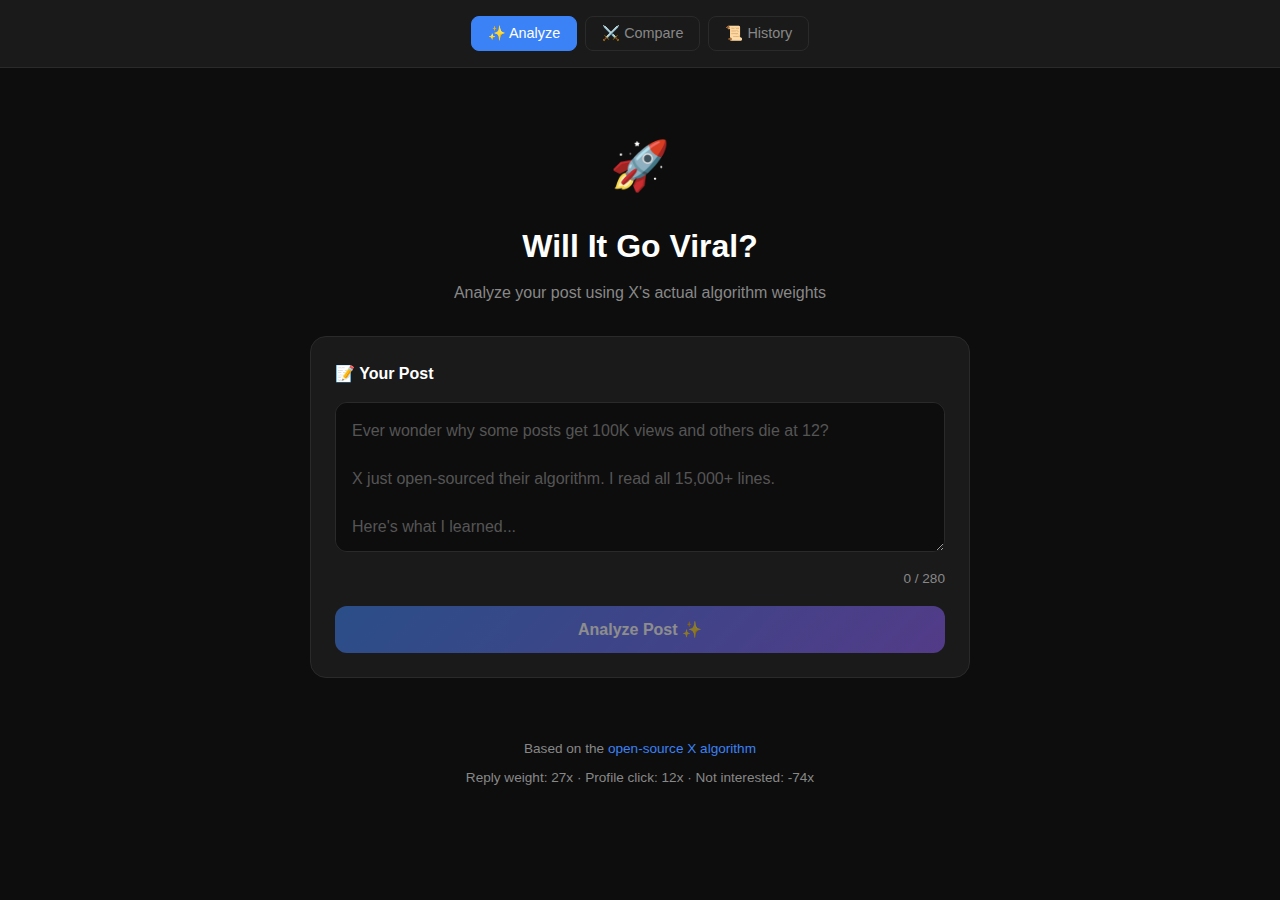
<file: tools/viral-score-analyzer.html>
<!DOCTYPE html>
<html lang="en">

<head>
    <meta charset="UTF-8">
    <meta name="viewport" content="width=device-width, initial-scale=1.0">
    <title>Will It Go Viral? | X Algorithm Post Analyzer</title>
    <meta name="description"
        content="Analyze your posts before publishing. Get your viral score based on X's actual algorithm.">
    <meta property="og:title" content="Will It Go Viral? - X Algorithm Analyzer">
    <meta property="og:description" content="Get your viral score before you post. Based on X's open-source algorithm.">
    <meta property="og:type" content="website">
    <link rel="icon"
        href="data:image/svg+xml,<svg xmlns='http://www.w3.org/2000/svg' viewBox='0 0 100 100'><text y='.9em' font-size='90'>🚀</text></svg>">
    <style>
        * {
            margin: 0;
            padding: 0;
            box-sizing: border-box;
        }

        :root {
            --bg-dark: #0d0d0d;
            --bg-card: #1a1a1a;
            --bg-card-hover: #222;
            --border: #2a2a2a;
            --text: #ffffff;
            --text-muted: #888888;
            --success: #22c55e;
            --success-bg: #0a2a1a;
            --danger: #ef4444;
            --danger-bg: #2a0a0a;
            --warning: #f59e0b;
            --warning-bg: #2a1a0a;
            --primary: #3b82f6;
            --purple: #8b5cf6;
        }

        body {
            font-family: -apple-system, BlinkMacSystemFont, 'Segoe UI', Roboto, 'Helvetica Neue', sans-serif;
            background: var(--bg-dark);
            color: var(--text);
            min-height: 100vh;
            line-height: 1.6;
        }

        .container {
            max-width: 700px;
            margin: 0 auto;
            padding: 20px;
        }

        /* Navigation */
        nav {
            display: flex;
            justify-content: center;
            gap: 8px;
            padding: 16px 20px;
            background: var(--bg-card);
            border-bottom: 1px solid var(--border);
            position: sticky;
            top: 0;
            z-index: 100;
        }

        .nav-btn {
            padding: 8px 16px;
            background: transparent;
            border: 1px solid var(--border);
            border-radius: 8px;
            color: var(--text-muted);
            font-size: 0.9rem;
            cursor: pointer;
            transition: all 0.2s ease;
        }

        .nav-btn:hover {
            background: var(--bg-card-hover);
            color: var(--text);
        }

        .nav-btn.active {
            background: var(--primary);
            border-color: var(--primary);
            color: white;
        }

        header {
            text-align: center;
            padding: 40px 0 30px;
        }

        .logo {
            font-size: 3rem;
            margin-bottom: 16px;
        }

        h1 {
            font-size: 2rem;
            font-weight: 700;
            margin-bottom: 8px;
        }

        .tagline {
            color: var(--text-muted);
            font-size: 1rem;
        }

        /* Tabs Content */
        .tab-content {
            display: none;
        }

        .tab-content.active {
            display: block;
        }

        /* Cards */
        .card {
            background: var(--bg-card);
            border: 1px solid var(--border);
            border-radius: 16px;
            padding: 24px;
            margin-bottom: 20px;
        }

        .card-title {
            font-weight: 600;
            margin-bottom: 16px;
            display: flex;
            align-items: center;
            gap: 8px;
        }

        /* Input Section */
        textarea {
            width: 100%;
            min-height: 150px;
            background: var(--bg-dark);
            border: 1px solid var(--border);
            border-radius: 12px;
            padding: 16px;
            font-size: 1rem;
            color: var(--text);
            resize: vertical;
            font-family: inherit;
            line-height: 1.5;
        }

        textarea::placeholder {
            color: #555;
        }

        textarea:focus {
            outline: none;
            border-color: #444;
        }

        .char-counter {
            text-align: right;
            font-size: 0.85rem;
            color: var(--text-muted);
            margin-top: 8px;
        }

        .char-counter.warning {
            color: var(--warning);
        }

        .char-counter.danger {
            color: var(--danger);
        }

        /* Buttons */
        .btn {
            padding: 14px 24px;
            border: none;
            border-radius: 12px;
            font-size: 1rem;
            font-weight: 600;
            cursor: pointer;
            transition: all 0.3s ease;
        }

        .btn-primary {
            width: 100%;
            background: linear-gradient(135deg, var(--primary), var(--purple));
            color: white;
            margin-top: 16px;
        }

        .btn-primary:hover {
            transform: translateY(-2px);
            box-shadow: 0 10px 40px rgba(59, 130, 246, 0.3);
        }

        .btn-primary:disabled {
            opacity: 0.5;
            cursor: not-allowed;
            transform: none;
        }

        .btn-secondary {
            background: transparent;
            border: 1px solid var(--border);
            color: var(--text);
        }

        .btn-secondary:hover {
            background: var(--bg-card-hover);
        }

        .btn-small {
            padding: 8px 16px;
            font-size: 0.85rem;
        }

        /* Results */
        .results {
            display: none;
            animation: fadeIn 0.5s ease;
        }

        .results.visible {
            display: block;
        }

        @keyframes fadeIn {
            from {
                opacity: 0;
                transform: translateY(20px);
            }

            to {
                opacity: 1;
                transform: translateY(0);
            }
        }

        .result-header {
            display: flex;
            align-items: center;
            gap: 16px;
            margin-bottom: 24px;
        }

        .result-icon {
            font-size: 3rem;
        }

        .result-title-section h2 {
            font-size: 0.85rem;
            text-transform: uppercase;
            letter-spacing: 1px;
            margin-bottom: 4px;
        }

        .result-title-section h3 {
            font-size: 1.6rem;
            font-weight: 700;
        }

        .result-header.success h2,
        .result-header.success h3 {
            color: var(--success);
        }

        .result-header.danger h2,
        .result-header.danger h3 {
            color: var(--danger);
        }

        .result-header.warning h2,
        .result-header.warning h3 {
            color: var(--warning);
        }

        .post-preview {
            background: var(--bg-dark);
            border: 1px solid var(--border);
            border-radius: 12px;
            padding: 20px;
            margin-bottom: 24px;
            font-size: 0.95rem;
            color: #ccc;
            line-height: 1.6;
            white-space: pre-wrap;
            max-height: 200px;
            overflow-y: auto;
        }

        .score-card {
            border-radius: 16px;
            padding: 32px;
            text-align: center;
            margin-bottom: 24px;
        }

        .score-card.success {
            background: var(--success-bg);
            border: 1px solid #1a4a2a;
        }

        .score-card.danger {
            background: var(--danger-bg);
            border: 1px solid #4a1a1a;
        }

        .score-card.warning {
            background: var(--warning-bg);
            border: 1px solid #4a3a1a;
        }

        .score-label {
            font-size: 0.8rem;
            text-transform: uppercase;
            letter-spacing: 2px;
            margin-bottom: 8px;
        }

        .score-card.success .score-label {
            color: var(--success);
        }

        .score-card.danger .score-label {
            color: var(--danger);
        }

        .score-card.warning .score-label {
            color: var(--warning);
        }

        .score-number {
            font-size: 4.5rem;
            font-weight: 800;
            line-height: 1;
        }

        .score-card.success .score-number {
            color: var(--success);
        }

        .score-card.danger .score-number {
            color: var(--danger);
        }

        .score-card.warning .score-number {
            color: var(--warning);
        }

        .score-max {
            font-size: 1.3rem;
            color: var(--text-muted);
        }

        .score-badge {
            display: inline-block;
            padding: 8px 20px;
            border-radius: 20px;
            font-weight: 600;
            margin-top: 16px;
            font-size: 0.9rem;
        }

        .score-card.success .score-badge {
            background: rgba(34, 197, 94, 0.2);
            color: var(--success);
        }

        .score-card.danger .score-badge {
            background: rgba(239, 68, 68, 0.2);
            color: var(--danger);
        }

        .score-card.warning .score-badge {
            background: rgba(245, 158, 11, 0.2);
            color: var(--warning);
        }

        .signals-list {
            display: flex;
            flex-direction: column;
            gap: 8px;
            margin-bottom: 24px;
        }

        .signal-item {
            display: flex;
            align-items: center;
            gap: 12px;
            padding: 14px 16px;
            background: var(--bg-card);
            border: 1px solid var(--border);
            border-radius: 10px;
        }

        .signal-icon {
            font-size: 1.1rem;
        }

        .signal-text {
            font-size: 0.95rem;
        }

        .prediction-card {
            background: var(--bg-card);
            border: 1px solid var(--border);
            border-radius: 12px;
            padding: 20px;
            text-align: center;
        }

        .prediction-label {
            font-size: 0.85rem;
            color: var(--text-muted);
            margin-bottom: 8px;
        }

        .prediction-stats {
            display: flex;
            justify-content: center;
            gap: 8px;
            font-size: 1.1rem;
        }

        .prediction-stats .views {
            color: var(--success);
            font-weight: 600;
        }

        .prediction-stats .likes {
            color: var(--primary);
            font-weight: 600;
        }

        /* Action buttons */
        .action-buttons {
            display: flex;
            gap: 12px;
            margin-top: 24px;
        }

        .action-buttons .btn {
            flex: 1;
        }

        /* History Tab */
        .history-empty {
            text-align: center;
            padding: 60px 20px;
            color: var(--text-muted);
        }

        .history-empty-icon {
            font-size: 3rem;
            margin-bottom: 16px;
        }

        .history-list {
            display: flex;
            flex-direction: column;
            gap: 12px;
        }

        .history-item {
            background: var(--bg-card);
            border: 1px solid var(--border);
            border-radius: 12px;
            padding: 16px;
            cursor: pointer;
            transition: all 0.2s ease;
        }

        .history-item:hover {
            background: var(--bg-card-hover);
            border-color: #3a3a3a;
        }

        .history-item-header {
            display: flex;
            justify-content: space-between;
            align-items: center;
            margin-bottom: 8px;
        }

        .history-score {
            font-weight: 700;
            font-size: 1.2rem;
        }

        .history-score.success {
            color: var(--success);
        }

        .history-score.danger {
            color: var(--danger);
        }

        .history-score.warning {
            color: var(--warning);
        }

        .history-date {
            font-size: 0.8rem;
            color: var(--text-muted);
        }

        .history-preview {
            font-size: 0.9rem;
            color: #aaa;
            white-space: nowrap;
            overflow: hidden;
            text-overflow: ellipsis;
        }

        .history-actions {
            display: flex;
            gap: 8px;
            margin-top: 12px;
        }

        .clear-history-btn {
            margin-top: 20px;
        }

        /* Compare Tab */
        .compare-grid {
            display: grid;
            grid-template-columns: 1fr 1fr;
            gap: 16px;
        }

        @media (max-width: 600px) {
            .compare-grid {
                grid-template-columns: 1fr;
            }
        }

        .compare-card {
            background: var(--bg-card);
            border: 1px solid var(--border);
            border-radius: 12px;
            padding: 16px;
        }

        .compare-label {
            font-size: 0.85rem;
            color: var(--text-muted);
            margin-bottom: 12px;
            text-align: center;
        }

        .compare-textarea {
            min-height: 120px;
            font-size: 0.9rem;
        }

        .compare-results {
            display: none;
        }

        .compare-results.visible {
            display: block;
        }

        .compare-result-grid {
            display: grid;
            grid-template-columns: 1fr auto 1fr;
            gap: 16px;
            align-items: center;
            margin-top: 24px;
        }

        .compare-score-card {
            text-align: center;
            padding: 20px;
            border-radius: 12px;
        }

        .compare-score-card.winner {
            background: var(--success-bg);
            border: 2px solid var(--success);
        }

        .compare-score-card.loser {
            background: var(--bg-card);
            border: 1px solid var(--border);
            opacity: 0.7;
        }

        .compare-score-number {
            font-size: 2.5rem;
            font-weight: 800;
        }

        .compare-vs {
            font-size: 1.2rem;
            color: var(--text-muted);
            font-weight: 600;
        }

        .winner-badge {
            display: inline-block;
            padding: 4px 12px;
            background: var(--success);
            color: black;
            border-radius: 12px;
            font-size: 0.75rem;
            font-weight: 700;
            margin-top: 8px;
        }

        /* Footer */
        footer {
            text-align: center;
            padding: 40px 20px;
            color: var(--text-muted);
            font-size: 0.85rem;
        }

        footer a {
            color: var(--primary);
            text-decoration: none;
        }

        /* Responsive */
        @media (max-width: 480px) {
            .score-number {
                font-size: 3.5rem;
            }

            h1 {
                font-size: 1.5rem;
            }

            nav {
                flex-wrap: wrap;
            }

            .action-buttons {
                flex-direction: column;
            }
        }
    </style>
</head>

<body>
    <nav>
        <button class="nav-btn active" onclick="switchTab('analyze')" id="nav-analyze">✨ Analyze</button>
        <button class="nav-btn" onclick="switchTab('compare')" id="nav-compare">⚔️ Compare</button>
        <button class="nav-btn" onclick="switchTab('history')" id="nav-history">📜 History</button>
    </nav>

    <div class="container">
        <header>
            <div class="logo">🚀</div>
            <h1>Will It Go Viral?</h1>
            <p class="tagline">Analyze your post using X's actual algorithm weights</p>
        </header>

        <!-- ANALYZE TAB -->
        <div class="tab-content active" id="tab-analyze">
            <div id="inputSection">
                <div class="card">
                    <div class="card-title">📝 Your Post</div>
                    <textarea id="postInput" placeholder="Ever wonder why some posts get 100K views and others die at 12?

X just open-sourced their algorithm. I read all 15,000+ lines.

Here's what I learned..." oninput="updateCharCount()"></textarea>
                    <div class="char-counter" id="charCounter">0 / 280</div>
                    <button class="btn btn-primary" id="analyzeBtn" onclick="analyzePost()">
                        Analyze Post ✨
                    </button>
                </div>
            </div>

            <div class="results" id="results">
                <div class="result-header" id="resultHeader">
                    <div class="result-icon" id="resultIcon">✅</div>
                    <div class="result-title-section">
                        <h2 id="resultCategory">POSTS THAT POP</h2>
                        <h3 id="resultTitle">High Score</h3>
                    </div>
                </div>

                <div class="post-preview" id="postPreview"></div>

                <div class="score-card" id="scoreCard">
                    <div class="score-label">VIRAL SCORE</div>
                    <div>
                        <span class="score-number" id="scoreNumber">89</span>
                        <span class="score-max">/ 100</span>
                    </div>
                    <div class="score-badge" id="scoreBadge">VIRAL POTENTIAL 🚀</div>
                </div>

                <div class="signals-list" id="signalsList"></div>

                <div class="prediction-card">
                    <div class="prediction-label">Predicted Performance</div>
                    <div class="prediction-stats">
                        <span class="views" id="predViews">8,400 views</span>
                        <span>·</span>
                        <span class="likes" id="predLikes">340 likes</span>
                    </div>
                </div>

                <div class="action-buttons">
                    <button class="btn btn-secondary" onclick="saveToHistory()">
                        💾 Save
                    </button>
                    <button class="btn btn-secondary" onclick="resetAnalyzer()">
                        ✍️ New Post
                    </button>
                </div>
            </div>
        </div>

        <!-- COMPARE TAB -->
        <div class="tab-content" id="tab-compare">
            <div class="card">
                <div class="card-title">⚔️ A/B Test Your Posts</div>
                <p style="color: var(--text-muted); margin-bottom: 20px; font-size: 0.9rem;">
                    Compare two versions to see which will perform better
                </p>

                <div class="compare-grid">
                    <div class="compare-card">
                        <div class="compare-label">Version A</div>
                        <textarea class="compare-textarea" id="compareA"
                            placeholder="First version of your post..."></textarea>
                    </div>
                    <div class="compare-card">
                        <div class="compare-label">Version B</div>
                        <textarea class="compare-textarea" id="compareB"
                            placeholder="Alternative version..."></textarea>
                    </div>
                </div>

                <button class="btn btn-primary" onclick="comparePosts()">
                    Compare Posts ⚔️
                </button>
            </div>

            <div class="compare-results" id="compareResults">
                <div class="compare-result-grid">
                    <div class="compare-score-card" id="compareCardA">
                        <div class="compare-label">Version A</div>
                        <div class="compare-score-number" id="compareScoreA">72</div>
                        <div id="compareBadgeA"></div>
                    </div>
                    <div class="compare-vs">VS</div>
                    <div class="compare-score-card" id="compareCardB">
                        <div class="compare-label">Version B</div>
                        <div class="compare-score-number" id="compareScoreB">85</div>
                        <div id="compareBadgeB"></div>
                    </div>
                </div>

                <div class="card" style="margin-top: 24px;">
                    <div class="card-title">💡 Recommendation</div>
                    <p id="compareRecommendation" style="color: #ccc;"></p>
                </div>
            </div>
        </div>

        <!-- HISTORY TAB -->
        <div class="tab-content" id="tab-history">
            <div id="historyEmpty" class="history-empty">
                <div class="history-empty-icon">📭</div>
                <h3>No saved posts yet</h3>
                <p style="margin-top: 8px;">Analyze posts and save them to track your progress</p>
            </div>

            <div id="historyContent" style="display: none;">
                <div class="card">
                    <div class="card-title">📊 Your Post History</div>
                    <div class="history-list" id="historyList"></div>
                    <button class="btn btn-secondary btn-small clear-history-btn" onclick="clearHistory()">
                        🗑️ Clear History
                    </button>
                </div>

                <div class="card">
                    <div class="card-title">📈 Stats</div>
                    <div style="display: grid; grid-template-columns: repeat(3, 1fr); gap: 16px; text-align: center;">
                        <div>
                            <div style="font-size: 2rem; font-weight: 700;" id="statTotal">0</div>
                            <div style="font-size: 0.85rem; color: var(--text-muted);">Posts Analyzed</div>
                        </div>
                        <div>
                            <div style="font-size: 2rem; font-weight: 700; color: var(--success);" id="statAvg">0</div>
                            <div style="font-size: 0.85rem; color: var(--text-muted);">Avg Score</div>
                        </div>
                        <div>
                            <div style="font-size: 2rem; font-weight: 700; color: var(--primary);" id="statBest">0</div>
                            <div style="font-size: 0.85rem; color: var(--text-muted);">Best Score</div>
                        </div>
                    </div>
                </div>
            </div>
        </div>

        <footer>
            <p>Based on the <a href="https://github.com/xai-org/x-algorithm" target="_blank">open-source X algorithm</a>
            </p>
            <p style="margin-top: 8px;">Reply weight: 27x · Profile click: 12x · Not interested: -74x</p>
        </footer>
    </div>

    <script>
        // State
        let currentAnalysis = null;
        let history = JSON.parse(localStorage.getItem('viralScoreHistory') || '[]');

        // Tab switching
        function switchTab(tabName) {
            document.querySelectorAll('.tab-content').forEach(t => t.classList.remove('active'));
            document.querySelectorAll('.nav-btn').forEach(b => b.classList.remove('active'));

            document.getElementById('tab-' + tabName).classList.add('active');
            document.getElementById('nav-' + tabName).classList.add('active');

            if (tabName === 'history') {
                renderHistory();
            }
        }

        // Character count
        function updateCharCount() {
            const text = document.getElementById('postInput').value;
            const counter = document.getElementById('charCounter');
            const len = text.length;

            counter.textContent = `${len} / 280`;
            counter.className = 'char-counter';

            if (len > 280) counter.classList.add('danger');
            else if (len > 240) counter.classList.add('warning');

            document.getElementById('analyzeBtn').disabled = len === 0;
        }

        // Analyze signals - Updated based on real @mrcommando712 post performance
        function analyzeSignals(text) {
            const signals = [];
            const lowerText = text.toLowerCase();

            // HOOK DETECTION - First line is CRITICAL (improved detection)
            const firstLine = text.split('\n')[0].trim();
            const strongHookPatterns = [
                /^(i built|i made|i spent|i lost|i earned|just launched|breaking|unpopular opinion|hot take|stop doing|here's why|the truth about)/i,
                /^(ever wonder|what if|how I|why most|the \d+)/i,
                /^\d+\s*(things|ways|tips|lessons|mistakes)/i
            ];
            const hasStrongHook = strongHookPatterns.some(p => p.test(firstLine));
            const hasWeakHook = firstLine.endsWith('?') || firstLine.length < 50;

            if (hasStrongHook) {
                signals.push({ positive: true, text: 'Strong hook (first line grabs attention)', weight: 18 });
            } else if (hasWeakHook) {
                signals.push({ positive: true, text: 'Decent hook', weight: 8 });
            } else {
                signals.push({ positive: false, text: 'Weak hook (doesn\'t grab attention)', weight: -5 });
            }

            // QUESTION DETECTION - 27x weight in the algorithm!
            const questionCount = (text.match(/\?/g) || []).length;
            if (questionCount >= 1) {
                signals.push({ positive: true, text: `Asks question (${questionCount}x = engagement driver)`, weight: 15 });
            } else {
                signals.push({ positive: false, text: 'No question (missing 27x engagement boost)', weight: -8 });
            }

            // FORMATTING - Line breaks matter
            const lineCount = text.split('\n').filter(l => l.trim()).length;
            if (lineCount >= 4) {
                signals.push({ positive: true, text: 'Great formatting (easy to scan)', weight: 12 });
            } else if (lineCount >= 2) {
                signals.push({ positive: true, text: 'OK formatting', weight: 5 });
            } else if (text.length > 150) {
                signals.push({ positive: false, text: 'Wall of text (hard to read)', weight: -10 });
            }

            // DATA & SPECIFICS - Numbers build credibility
            const hasData = /(\$[\d,]+|\d+[%kKmM]|\d{2,}[,.]?\d*)/.test(text);
            const dataMatch = text.match(/\$[\d,]+[kKmM]?|\d+[%]|\d{1,3}[,]\d{3}/);
            if (hasData) {
                signals.push({ positive: true, text: `Has data (${dataMatch ? dataMatch[0] : 'numbers'}) = credibility`, weight: 10 });
            }

            // CONTROVERSY / STRONG OPINION
            const hasControversy = /(wrong|disagree|unpopular|truth|secret|nobody|overrated|underrated|stop|never|always|myth|lie|most people don't)/i.test(text);
            if (hasControversy) {
                signals.push({ positive: true, text: 'Takes a stance (drives engagement)', weight: 10 });
            }

            // CTA - Call to action
            const strongCTA = /(follow for|save this|bookmark|reply below|drop a|what's your|thoughts\?|agree\?)/i.test(text);
            const weakCTA = /(check|link|try it|comment)/i.test(text);
            if (strongCTA) {
                signals.push({ positive: true, text: 'Strong CTA (drives replies)', weight: 12 });
            } else if (weakCTA) {
                signals.push({ positive: true, text: 'Has CTA', weight: 5 });
            } else {
                signals.push({ positive: false, text: 'No CTA (no engagement prompt)', weight: -5 });
            }

            // TAGGING - Relevant mentions get attention
            const hasMentions = /@\w+/.test(text);
            const relevantMentions = /@(elonmusk|xai|gaborrosenfeld|naval|paulg|sama|pmarca)/i.test(text);
            if (relevantMentions) {
                signals.push({ positive: true, text: 'Tags relevant account (visibility boost)', weight: 12 });
            } else if (hasMentions) {
                signals.push({ positive: true, text: 'Has @mentions', weight: 4 });
            }

            // THREAD INDICATOR
            const hasThread = text.includes('🧵') || lowerText.includes('thread') || /\b1[\.\/]\s/m.test(text);
            if (hasThread) {
                signals.push({ positive: true, text: 'Thread format 🧵 (higher dwell time)', weight: 10 });
            }

            // LISTS / STRUCTURE
            const hasList = /^\s*[\d\-•]\s/m.test(text);
            if (hasList) {
                signals.push({ positive: true, text: 'Structured list (scannable)', weight: 6 });
            }

            // EMOJI (1-3 is optimal)
            const emojiCount = (text.match(/[\u{1F300}-\u{1F9FF}]/gu) || []).length;
            if (emojiCount >= 1 && emojiCount <= 3) {
                signals.push({ positive: true, text: 'Good emoji use', weight: 4 });
            } else if (emojiCount > 5) {
                signals.push({ positive: false, text: 'Too many emojis (looks spammy)', weight: -5 });
            }

            // === NEGATIVE SIGNALS (penalties) ===

            // LINK PENALTY - This is HUGE (X suppresses links -90% reach)
            const hasLink = /(https?:\/\/|www\.|\.com\/|\.xyz\/|\.io\/|\.github\.)/i.test(text);
            const hasLinkInBioRef = /(link in bio|link in reply|link below|👇)/i.test(text);
            if (hasLink) {
                signals.push({ positive: false, text: '⚠️ LINK IN POST (-40) - Major reach penalty!', weight: -40 });
                if (!hasLinkInBioRef) {
                    signals.push({ positive: false, text: 'Tip: Say "link in reply 👇" instead', weight: 0 });
                }
            }

            // HASHTAG OVERLOAD
            const hashtagCount = (text.match(/#\w+/g) || []).length;
            if (hashtagCount > 3) {
                signals.push({ positive: false, text: `Too many hashtags (${hashtagCount}) - looks spammy`, weight: -12 });
            } else if (hashtagCount > 1) {
                signals.push({ positive: false, text: `${hashtagCount} hashtags (1 max is optimal)`, weight: -3 });
            }

            // LENGTH ISSUES
            if (text.length < 50) {
                signals.push({ positive: false, text: 'Too short (lacks substance)', weight: -15 });
            }
            if (text.length > 280) {
                signals.push({ positive: false, text: 'Over 280 chars (thread or trim)', weight: -5 });
            }

            // GENERIC PHRASES (low engagement patterns)
            const genericPhrases = /(check it out|let me know|link in bio|just launched|really proud|excited to share|happy to announce)/i.test(text);
            if (genericPhrases) {
                signals.push({ positive: false, text: 'Generic phrase (overused, low engagement)', weight: -8 });
            }

            return signals;
        }

        function calculateScore(signals) {
            // Base score of 35 - you need to earn points
            let score = 35;

            signals.forEach(s => {
                if (s.positive) {
                    score += s.weight;
                } else {
                    score += s.weight; // weights are already negative
                }
            });

            // Clamp between 0-100
            return Math.max(0, Math.min(100, Math.round(score)));
        }

        // Analyze post
        function analyzePost() {
            const text = document.getElementById('postInput').value.trim();
            if (!text) return;

            document.getElementById('inputSection').style.display = 'none';
            document.getElementById('results').classList.add('visible');
            document.getElementById('postPreview').textContent = text;

            const signals = analyzeSignals(text);
            const score = calculateScore(signals);

            currentAnalysis = { text, signals, score, date: new Date().toISOString() };
            updateResultsUI(score, signals);
        }

        function updateResultsUI(score, signals) {
            const header = document.getElementById('resultHeader');
            const scoreCard = document.getElementById('scoreCard');
            const icon = document.getElementById('resultIcon');
            const category = document.getElementById('resultCategory');
            const title = document.getElementById('resultTitle');
            const badge = document.getElementById('scoreBadge');

            let tier;
            if (score >= 75) {
                tier = 'success';
                icon.textContent = '✅';
                category.textContent = 'POSTS THAT POP';
                title.textContent = 'High Score';
                badge.textContent = 'VIRAL POTENTIAL 🚀';
            } else if (score >= 50) {
                tier = 'warning';
                icon.textContent = '⚠️';
                category.textContent = 'ROOM TO IMPROVE';
                title.textContent = 'Average Score';
                badge.textContent = 'NEEDS TWEAKS 🔧';
            } else {
                tier = 'danger';
                icon.textContent = '❌';
                category.textContent = 'POSTS THAT FLOP';
                title.textContent = 'Low Score';
                badge.textContent = 'NEEDS WORK 🔧';
            }

            header.className = `result-header ${tier}`;
            scoreCard.className = `score-card ${tier}`;
            document.getElementById('scoreNumber').textContent = score;

            document.getElementById('signalsList').innerHTML = signals.map(s => `
                <div class="signal-item">
                    <span class="signal-icon">${s.positive ? '✅' : '❌'}</span>
                    <span class="signal-text">${s.text}</span>
                </div>
            `).join('');

            const baseViews = score >= 75 ? 5000 : (score >= 50 ? 500 : 50);
            const views = Math.round(baseViews * (score / 50));
            const likes = Math.round(views * 0.04);
            document.getElementById('predViews').textContent = views.toLocaleString() + ' views';
            document.getElementById('predLikes').textContent = likes.toLocaleString() + ' likes';
        }

        function resetAnalyzer() {
            document.getElementById('inputSection').style.display = 'block';
            document.getElementById('results').classList.remove('visible');
            document.getElementById('postInput').value = '';
            currentAnalysis = null;
            updateCharCount();
        }

        // History
        function saveToHistory() {
            if (!currentAnalysis) return;
            history.unshift(currentAnalysis);
            if (history.length > 20) history.pop();
            localStorage.setItem('viralScoreHistory', JSON.stringify(history));
            alert('Saved to history!');
        }

        function renderHistory() {
            const empty = document.getElementById('historyEmpty');
            const content = document.getElementById('historyContent');
            const list = document.getElementById('historyList');

            if (history.length === 0) {
                empty.style.display = 'block';
                content.style.display = 'none';
                return;
            }

            empty.style.display = 'none';
            content.style.display = 'block';

            list.innerHTML = history.map((item, i) => {
                const tier = item.score >= 75 ? 'success' : (item.score >= 50 ? 'warning' : 'danger');
                const date = new Date(item.date).toLocaleDateString();
                return `
                    <div class="history-item" onclick="loadFromHistory(${i})">
                        <div class="history-item-header">
                            <span class="history-score ${tier}">${item.score}/100</span>
                            <span class="history-date">${date}</span>
                        </div>
                        <div class="history-preview">${item.text.substring(0, 100)}...</div>
                    </div>
                `;
            }).join('');

            // Stats
            const total = history.length;
            const avg = Math.round(history.reduce((sum, h) => sum + h.score, 0) / total);
            const best = Math.max(...history.map(h => h.score));
            document.getElementById('statTotal').textContent = total;
            document.getElementById('statAvg').textContent = avg;
            document.getElementById('statBest').textContent = best;
        }

        function loadFromHistory(index) {
            const item = history[index];
            switchTab('analyze');
            document.getElementById('postInput').value = item.text;
            updateCharCount();
            analyzePost();
        }

        function clearHistory() {
            if (confirm('Clear all history?')) {
                history = [];
                localStorage.removeItem('viralScoreHistory');
                renderHistory();
            }
        }

        // Compare
        function comparePosts() {
            const textA = document.getElementById('compareA').value.trim();
            const textB = document.getElementById('compareB').value.trim();

            if (!textA || !textB) {
                alert('Please enter both posts');
                return;
            }

            const signalsA = analyzeSignals(textA);
            const signalsB = analyzeSignals(textB);
            const scoreA = calculateScore(signalsA);
            const scoreB = calculateScore(signalsB);

            document.getElementById('compareResults').classList.add('visible');
            document.getElementById('compareScoreA').textContent = scoreA;
            document.getElementById('compareScoreB').textContent = scoreB;

            const cardA = document.getElementById('compareCardA');
            const cardB = document.getElementById('compareCardB');
            const badgeA = document.getElementById('compareBadgeA');
            const badgeB = document.getElementById('compareBadgeB');

            cardA.className = 'compare-score-card ' + (scoreA >= scoreB ? 'winner' : 'loser');
            cardB.className = 'compare-score-card ' + (scoreB > scoreA ? 'winner' : 'loser');

            badgeA.innerHTML = scoreA >= scoreB ? '<span class="winner-badge">WINNER</span>' : '';
            badgeB.innerHTML = scoreB > scoreA ? '<span class="winner-badge">WINNER</span>' : '';

            const diff = Math.abs(scoreA - scoreB);
            const winner = scoreA >= scoreB ? 'A' : 'B';
            const rec = document.getElementById('compareRecommendation');

            if (diff <= 5) {
                rec.textContent = `Both versions are similar (${diff} point difference). Try testing with your audience to see which resonates more.`;
            } else {
                rec.textContent = `Version ${winner} scores ${diff} points higher. It has better viral potential due to stronger signals.`;
            }
        }

        // Init
        updateCharCount();
    </script>
</body>

</html>
</file>
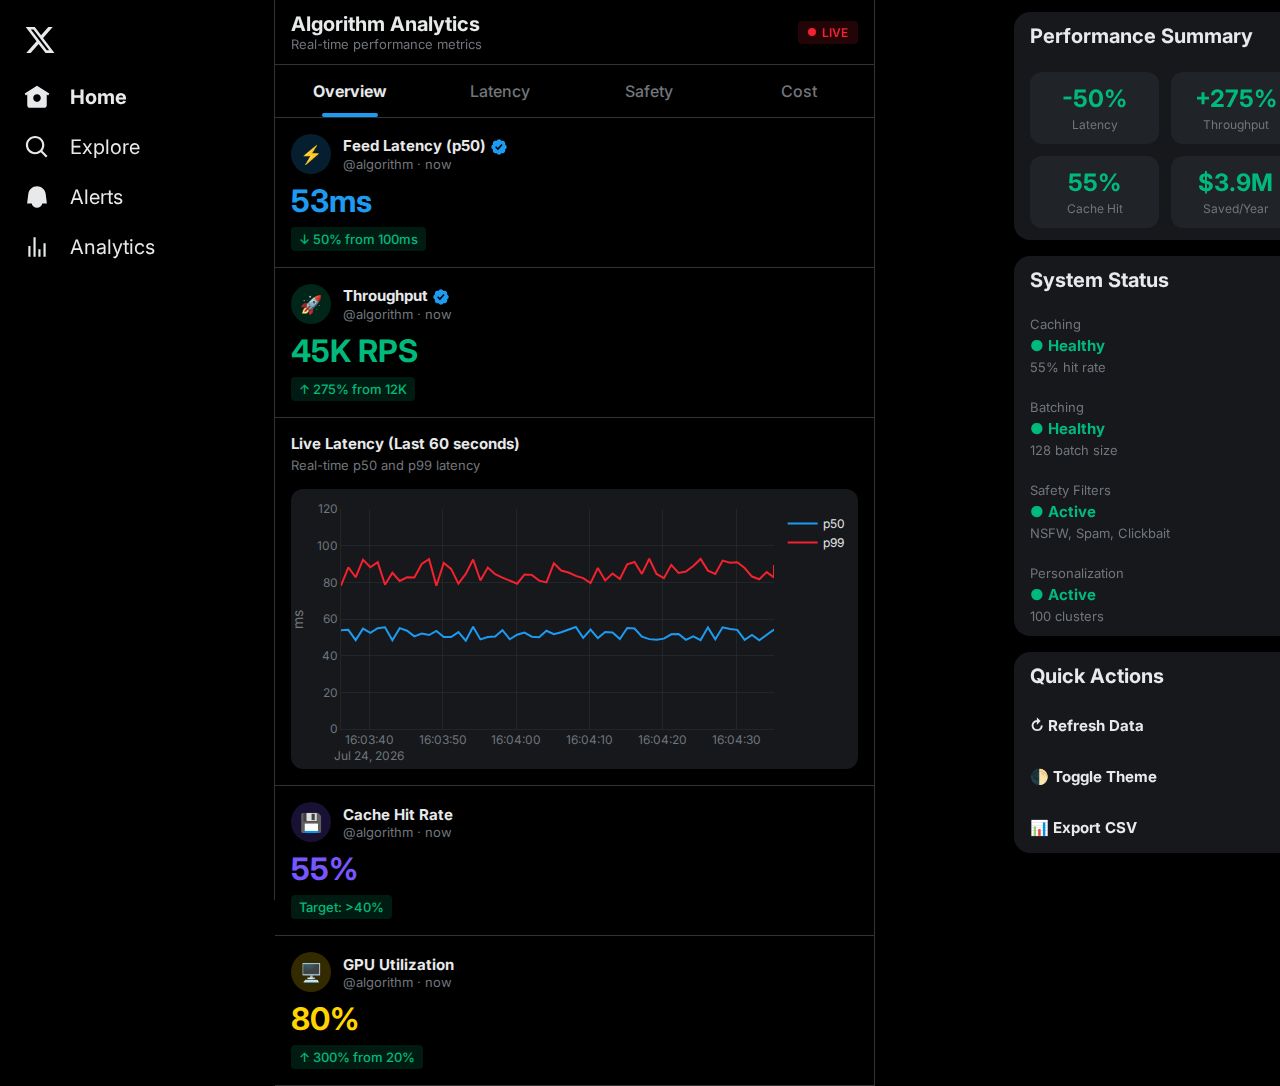
<file: visualizations/performance_dashboard.html>
<!DOCTYPE html>
<html lang="en">

<head>
    <meta charset="UTF-8">
    <meta name="viewport" content="width=device-width, initial-scale=1.0">
    <title>X Algorithm Analytics</title>
    <script src="https://cdn.plot.ly/plotly-2.27.0.min.js"></script>
    <link rel="preconnect" href="https://fonts.googleapis.com">
    <link href="https://fonts.googleapis.com/css2?family=Inter:wght@400;500;600;700&display=swap" rel="stylesheet">
    <style>
        * {
            margin: 0;
            padding: 0;
            box-sizing: border-box;
        }

        :root {
            --x-black: #000000;
            --x-darker: #16181c;
            --x-gray-dark: #202327;
            --x-gray: #2f3336;
            --x-gray-light: #71767b;
            --x-white: #e7e9ea;
            --x-blue: #1d9bf0;
            --x-green: #00ba7c;
            --x-red: #f4212e;
            --x-yellow: #ffd400;
            --x-purple: #7856ff;
        }

        body {
            font-family: 'Inter', -apple-system, sans-serif;
            background: var(--x-black);
            color: var(--x-white);
            min-height: 100vh;
        }

        .app {
            display: flex;
            max-width: 1400px;
            margin: 0 auto;
        }

        /* Sidebar */
        .sidebar {
            width: 275px;
            padding: 12px;
            position: fixed;
            height: 100vh;
            border-right: 1px solid var(--x-gray);
        }

        .logo {
            padding: 12px;
        }

        .logo svg {
            width: 32px;
            height: 32px;
            fill: var(--x-white);
        }

        .nav-item {
            display: flex;
            align-items: center;
            gap: 20px;
            padding: 12px;
            border-radius: 9999px;
            font-size: 20px;
            color: var(--x-white);
            text-decoration: none;
            cursor: pointer;
            transition: background 0.2s;
        }

        .nav-item:hover {
            background: var(--x-gray-dark);
        }

        .nav-item.active {
            font-weight: 700;
        }

        .nav-item svg {
            width: 26px;
            height: 26px;
            fill: currentColor;
        }

        /* Main */
        .main {
            flex: 1;
            margin-left: 275px;
            max-width: 600px;
            border-right: 1px solid var(--x-gray);
            min-height: 100vh;
        }

        .header {
            position: sticky;
            top: 0;
            background: rgba(0, 0, 0, 0.65);
            backdrop-filter: blur(12px);
            padding: 12px 16px;
            border-bottom: 1px solid var(--x-gray);
            z-index: 100;
        }

        .header h1 {
            font-size: 20px;
            font-weight: 700;
        }

        .header-sub {
            font-size: 13px;
            color: var(--x-gray-light);
        }

        /* Tabs */
        .tabs {
            display: flex;
            border-bottom: 1px solid var(--x-gray);
        }

        .tab {
            flex: 1;
            padding: 16px;
            text-align: center;
            font-weight: 500;
            color: var(--x-gray-light);
            cursor: pointer;
            position: relative;
            transition: background 0.2s;
        }

        .tab:hover {
            background: var(--x-gray-dark);
        }

        .tab.active {
            color: var(--x-white);
            font-weight: 700;
        }

        .tab.active::after {
            content: '';
            position: absolute;
            bottom: 0;
            left: 50%;
            transform: translateX(-50%);
            width: 56px;
            height: 4px;
            background: var(--x-blue);
            border-radius: 2px;
        }

        /* Content sections */
        .tab-content {
            display: none;
        }

        .tab-content.active {
            display: block;
        }

        /* Metric card */
        .metric {
            padding: 16px;
            border-bottom: 1px solid var(--x-gray);
            transition: background 0.2s;
        }

        .metric:hover {
            background: var(--x-gray-dark);
        }

        .metric-head {
            display: flex;
            align-items: center;
            gap: 12px;
            margin-bottom: 8px;
        }

        .metric-icon {
            width: 40px;
            height: 40px;
            border-radius: 50%;
            display: flex;
            align-items: center;
            justify-content: center;
            font-size: 18px;
        }

        .metric-icon.blue {
            background: rgba(29, 155, 240, 0.2);
        }

        .metric-icon.green {
            background: rgba(0, 186, 124, 0.2);
        }

        .metric-icon.purple {
            background: rgba(120, 86, 255, 0.2);
        }

        .metric-icon.yellow {
            background: rgba(255, 212, 0, 0.2);
        }

        .metric-icon.red {
            background: rgba(244, 33, 46, 0.2);
        }

        .metric-title {
            font-weight: 700;
            font-size: 15px;
        }

        .metric-sub {
            font-size: 13px;
            color: var(--x-gray-light);
        }

        .metric-value {
            font-size: 31px;
            font-weight: 700;
            margin: 8px 0;
        }

        .metric-value.blue {
            color: var(--x-blue);
        }

        .metric-value.green {
            color: var(--x-green);
        }

        .metric-value.purple {
            color: var(--x-purple);
        }

        .metric-value.yellow {
            color: var(--x-yellow);
        }

        .metric-value.red {
            color: var(--x-red);
        }

        .metric-change {
            display: inline-block;
            padding: 4px 8px;
            border-radius: 4px;
            font-size: 13px;
            font-weight: 500;
        }

        .metric-change.pos {
            background: rgba(0, 186, 124, 0.15);
            color: var(--x-green);
        }

        .metric-change.neg {
            background: rgba(244, 33, 46, 0.15);
            color: var(--x-red);
        }

        /* Chart */
        .chart-box {
            padding: 16px;
            border-bottom: 1px solid var(--x-gray);
        }

        .chart-title {
            font-weight: 700;
            font-size: 15px;
            margin-bottom: 4px;
        }

        .chart-desc {
            font-size: 13px;
            color: var(--x-gray-light);
            margin-bottom: 16px;
        }

        .chart {
            width: 100%;
            height: 280px;
            border-radius: 12px;
            background: var(--x-darker);
        }

        /* Actions */
        .actions {
            display: flex;
            justify-content: space-around;
            padding: 8px 0;
            margin-top: 12px;
            border-top: 1px solid var(--x-gray);
        }

        .action {
            display: flex;
            align-items: center;
            gap: 6px;
            padding: 8px 12px;
            border-radius: 9999px;
            font-size: 13px;
            color: var(--x-gray-light);
            cursor: pointer;
            transition: all 0.2s;
        }

        .action:hover {
            background: rgba(29, 155, 240, 0.1);
            color: var(--x-blue);
        }

        .action svg {
            width: 18px;
            height: 18px;
            fill: currentColor;
        }

        /* Right sidebar */
        .right {
            width: 350px;
            padding: 12px 24px;
            margin-left: 600px;
            position: fixed;
            right: calc((100% - 1400px) / 2);
        }

        .box {
            background: var(--x-darker);
            border-radius: 16px;
            overflow: hidden;
            margin-bottom: 16px;
        }

        .box-header {
            padding: 12px 16px;
            font-size: 20px;
            font-weight: 700;
        }

        .box-item {
            padding: 12px 16px;
            transition: background 0.2s;
            cursor: pointer;
        }

        .box-item:hover {
            background: var(--x-gray-dark);
        }

        .box-cat {
            font-size: 13px;
            color: var(--x-gray-light);
        }

        .box-name {
            font-weight: 700;
            font-size: 15px;
            margin: 4px 0;
        }

        .box-stat {
            font-size: 13px;
            color: var(--x-gray-light);
        }

        .summary-grid {
            display: grid;
            grid-template-columns: repeat(2, 1fr);
            gap: 12px;
            padding: 12px 16px;
        }

        .summary-item {
            text-align: center;
            padding: 12px;
            background: var(--x-gray-dark);
            border-radius: 12px;
        }

        .summary-val {
            font-size: 24px;
            font-weight: 700;
            color: var(--x-green);
        }

        .summary-label {
            font-size: 12px;
            color: var(--x-gray-light);
            margin-top: 4px;
        }

        /* Live indicator */
        .live {
            display: inline-flex;
            align-items: center;
            gap: 6px;
            padding: 4px 10px;
            background: rgba(244, 33, 46, 0.15);
            color: var(--x-red);
            border-radius: 4px;
            font-size: 12px;
            font-weight: 600;
        }

        .live-dot {
            width: 8px;
            height: 8px;
            background: var(--x-red);
            border-radius: 50%;
            animation: pulse 1.5s infinite;
        }

        @keyframes pulse {

            0%,
            100% {
                opacity: 1;
            }

            50% {
                opacity: 0.4;
            }
        }

        /* Verified badge */
        .verified svg {
            width: 18px;
            height: 18px;
            fill: var(--x-blue);
            margin-left: 4px;
            vertical-align: middle;
        }

        @media (max-width: 1200px) {
            .right {
                display: none;
            }
        }

        @media (max-width: 800px) {
            .sidebar {
                width: 72px;
            }

            .sidebar span {
                display: none;
            }

            .main {
                margin-left: 72px;
            }
        }
    </style>
</head>

<body>
    <div class="app">
        <!-- Sidebar -->
        <nav class="sidebar">
            <div class="logo">
                <svg viewBox="0 0 24 24">
                    <path
                        d="M18.244 2.25h3.308l-7.227 8.26 8.502 11.24H16.17l-5.214-6.817L4.99 21.75H1.68l7.73-8.835L1.254 2.25H8.08l4.713 6.231zm-1.161 17.52h1.833L7.084 4.126H5.117z" />
                </svg>
            </div>
            <a class="nav-item active"><svg viewBox="0 0 24 24">
                    <path
                        d="M12 1.696L.622 8.807l1.06 1.696L3 9.679V19.5C3 20.881 4.119 22 5.5 22h13c1.381 0 2.5-1.119 2.5-2.5V9.679l1.318.824 1.06-1.696L12 1.696zM12 16.5c-1.933 0-3.5-1.567-3.5-3.5s1.567-3.5 3.5-3.5 3.5 1.567 3.5 3.5-1.567 3.5-3.5 3.5z" />
                </svg><span>Home</span></a>
            <a class="nav-item"><svg viewBox="0 0 24 24">
                    <path
                        d="M10.25 3.75c-3.59 0-6.5 2.91-6.5 6.5s2.91 6.5 6.5 6.5c1.795 0 3.419-.726 4.596-1.904 1.178-1.177 1.904-2.801 1.904-4.596 0-3.59-2.91-6.5-6.5-6.5zm-8.5 6.5c0-4.694 3.806-8.5 8.5-8.5s8.5 3.806 8.5 8.5c0 1.986-.682 3.815-1.824 5.262l4.781 4.781-1.414 1.414-4.781-4.781c-1.447 1.142-3.276 1.824-5.262 1.824-4.694 0-8.5-3.806-8.5-8.5z" />
                </svg><span>Explore</span></a>
            <a class="nav-item"><svg viewBox="0 0 24 24">
                    <path
                        d="M19.993 9.042C19.48 5.017 16.054 2 11.996 2s-7.49 3.021-7.999 7.051L2.866 18H7.1c.463 2.282 2.481 4 4.9 4s4.437-1.718 4.9-4h4.236l-1.143-8.958z" />
                </svg><span>Alerts</span></a>
            <a class="nav-item"><svg viewBox="0 0 24 24">
                    <path d="M8.75 21V3h2v18h-2zM18 21V8.5h2V21h-2zM4 21l.004-10h2L6 21H4zm9.248 0v-7h2v7h-2z" />
                </svg><span>Analytics</span></a>
        </nav>

        <!-- Main Content -->
        <main class="main">
            <div class="header">
                <div style="display:flex;justify-content:space-between;align-items:center;">
                    <div>
                        <h1>Algorithm Analytics</h1>
                        <div class="header-sub">Real-time performance metrics</div>
                    </div>
                    <div class="live">
                        <div class="live-dot"></div>LIVE
                    </div>
                </div>
            </div>

            <div class="tabs">
                <div class="tab active" data-tab="overview">Overview</div>
                <div class="tab" data-tab="latency">Latency</div>
                <div class="tab" data-tab="safety">Safety</div>
                <div class="tab" data-tab="cost">Cost</div>
            </div>

            <!-- Overview Tab -->
            <div id="overview" class="tab-content active">
                <div class="metric">
                    <div class="metric-head">
                        <div class="metric-icon blue">⚡</div>
                        <div>
                            <div class="metric-title">Feed Latency (p50)<span class="verified"><svg viewBox="0 0 22 22">
                                        <path
                                            d="M20.396 11c-.018-.646-.215-1.275-.57-1.816-.354-.54-.852-.972-1.438-1.246.223-.607.27-1.264.14-1.897-.131-.634-.437-1.218-.882-1.687-.47-.445-1.053-.75-1.687-.882-.633-.13-1.29-.083-1.897.14-.273-.587-.704-1.086-1.245-1.44S11.647 1.62 11 1.604c-.646.017-1.273.213-1.813.568s-.969.854-1.24 1.44c-.608-.223-1.267-.272-1.902-.14-.635.13-1.22.436-1.69.882-.445.47-.749 1.055-.878 1.688-.13.633-.08 1.29.144 1.896-.587.274-1.087.705-1.443 1.245-.356.54-.555 1.17-.574 1.817.02.647.218 1.276.574 1.817.356.54.856.972 1.443 1.245-.224.606-.274 1.263-.144 1.896.13.634.433 1.218.877 1.688.47.443 1.054.747 1.687.878.633.132 1.29.084 1.897-.136.274.586.705 1.084 1.246 1.439.54.354 1.17.551 1.816.569.647-.016 1.276-.213 1.817-.567s.972-.854 1.245-1.44c.604.239 1.266.296 1.903.164.636-.132 1.22-.447 1.68-.907.46-.46.776-1.044.908-1.681s.075-1.299-.165-1.903c.586-.274 1.084-.705 1.439-1.246.354-.54.551-1.17.569-1.816zM9.662 14.85l-3.429-3.428 1.293-1.302 2.072 2.072 4.4-4.794 1.347 1.246z" />
                                    </svg></span></div>
                            <div class="metric-sub">@algorithm · now</div>
                        </div>
                    </div>
                    <div class="metric-value blue" id="latency-value">50ms</div>
                    <span class="metric-change pos">↓ 50% from 100ms</span>
                </div>

                <div class="metric">
                    <div class="metric-head">
                        <div class="metric-icon green">🚀</div>
                        <div>
                            <div class="metric-title">Throughput<span class="verified"><svg viewBox="0 0 22 22">
                                        <path
                                            d="M20.396 11c-.018-.646-.215-1.275-.57-1.816-.354-.54-.852-.972-1.438-1.246.223-.607.27-1.264.14-1.897-.131-.634-.437-1.218-.882-1.687-.47-.445-1.053-.75-1.687-.882-.633-.13-1.29-.083-1.897.14-.273-.587-.704-1.086-1.245-1.44S11.647 1.62 11 1.604c-.646.017-1.273.213-1.813.568s-.969.854-1.24 1.44c-.608-.223-1.267-.272-1.902-.14-.635.13-1.22.436-1.69.882-.445.47-.749 1.055-.878 1.688-.13.633-.08 1.29.144 1.896-.587.274-1.087.705-1.443 1.245-.356.54-.555 1.17-.574 1.817.02.647.218 1.276.574 1.817.356.54.856.972 1.443 1.245-.224.606-.274 1.263-.144 1.896.13.634.433 1.218.877 1.688.47.443 1.054.747 1.687.878.633.132 1.29.084 1.897-.136.274.586.705 1.084 1.246 1.439.54.354 1.17.551 1.816.569.647-.016 1.276-.213 1.817-.567s.972-.854 1.245-1.44c.604.239 1.266.296 1.903.164.636-.132 1.22-.447 1.68-.907.46-.46.776-1.044.908-1.681s.075-1.299-.165-1.903c.586-.274 1.084-.705 1.439-1.246.354-.54.551-1.17.569-1.816zM9.662 14.85l-3.429-3.428 1.293-1.302 2.072 2.072 4.4-4.794 1.347 1.246z" />
                                    </svg></span></div>
                            <div class="metric-sub">@algorithm · now</div>
                        </div>
                    </div>
                    <div class="metric-value green" id="throughput-value">45K RPS</div>
                    <span class="metric-change pos">↑ 275% from 12K</span>
                </div>

                <div class="chart-box">
                    <div class="chart-title">Live Latency (Last 60 seconds)</div>
                    <div class="chart-desc">Real-time p50 and p99 latency</div>
                    <div id="live-chart" class="chart"></div>
                </div>

                <div class="metric">
                    <div class="metric-head">
                        <div class="metric-icon purple">💾</div>
                        <div>
                            <div class="metric-title">Cache Hit Rate</div>
                            <div class="metric-sub">@algorithm · now</div>
                        </div>
                    </div>
                    <div class="metric-value purple" id="cache-value">55%</div>
                    <span class="metric-change pos">Target: >40%</span>
                </div>

                <div class="metric">
                    <div class="metric-head">
                        <div class="metric-icon yellow">🖥️</div>
                        <div>
                            <div class="metric-title">GPU Utilization</div>
                            <div class="metric-sub">@algorithm · now</div>
                        </div>
                    </div>
                    <div class="metric-value yellow" id="gpu-value">80%</div>
                    <span class="metric-change pos">↑ 300% from 20%</span>
                </div>
            </div>

            <!-- Latency Tab -->
            <div id="latency" class="tab-content">
                <div class="chart-box">
                    <div class="chart-title">Latency Comparison (24h)</div>
                    <div class="chart-desc">Before optimization (red) vs After (green)</div>
                    <div id="latency-chart" class="chart"></div>
                </div>

                <div class="chart-box">
                    <div class="chart-title">Latency Distribution</div>
                    <div class="chart-desc">p50, p95, p99 percentiles</div>
                    <div id="latency-dist-chart" class="chart"></div>
                </div>

                <div class="metric">
                    <div class="metric-head">
                        <div class="metric-icon blue">📊</div>
                        <div>
                            <div class="metric-title">Latency Breakdown</div>
                            <div class="metric-sub">By component</div>
                        </div>
                    </div>
                    <div style="margin-top:12px;font-size:14px;">
                        <div
                            style="display:flex;justify-content:space-between;padding:8px 0;border-bottom:1px solid var(--x-gray);">
                            <span>Cache Lookup</span><span style="color:var(--x-green)">2ms</span>
                        </div>
                        <div
                            style="display:flex;justify-content:space-between;padding:8px 0;border-bottom:1px solid var(--x-gray);">
                            <span>ML Inference</span><span style="color:var(--x-yellow)">35ms</span>
                        </div>
                        <div
                            style="display:flex;justify-content:space-between;padding:8px 0;border-bottom:1px solid var(--x-gray);">
                            <span>Scoring</span><span style="color:var(--x-blue)">8ms</span>
                        </div>
                        <div style="display:flex;justify-content:space-between;padding:8px 0;">
                            <span>Network</span><span style="color:var(--x-purple)">5ms</span>
                        </div>
                    </div>
                </div>
            </div>

            <!-- Safety Tab -->
            <div id="safety" class="tab-content">
                <div class="metric">
                    <div class="metric-head">
                        <div class="metric-icon red">🛡️</div>
                        <div>
                            <div class="metric-title">Content Filtered</div>
                            <div class="metric-sub">Total unsafe content blocked</div>
                        </div>
                    </div>
                    <div class="metric-value red" id="filtered-total">44%</div>
                    <span class="metric-change pos">Keeping users safe</span>
                </div>

                <div class="chart-box">
                    <div class="chart-title">Filter Breakdown</div>
                    <div class="chart-desc">Content removed by filter type</div>
                    <div id="safety-chart" class="chart"></div>
                </div>

                <div class="metric">
                    <div class="metric-head">
                        <div class="metric-icon red">🔞</div>
                        <div>
                            <div class="metric-title">NSFW Blocked</div>
                        </div>
                    </div>
                    <div class="metric-value" style="color:var(--x-red);" id="nsfw-count">12,847</div>
                    <span class="metric-change pos">↓ 81% complaints</span>
                </div>

                <div class="metric">
                    <div class="metric-head">
                        <div class="metric-icon yellow">🤖</div>
                        <div>
                            <div class="metric-title">Spam/Bots Blocked</div>
                        </div>
                    </div>
                    <div class="metric-value yellow" id="spam-count">8,234</div>
                    <span class="metric-change pos">↓ 75% reports</span>
                </div>

                <div class="metric">
                    <div class="metric-head">
                        <div class="metric-icon purple">🎣</div>
                        <div>
                            <div class="metric-title">Clickbait Blocked</div>
                        </div>
                    </div>
                    <div class="metric-value purple" id="clickbait-count">5,621</div>
                    <span class="metric-change pos">↓ 63% exposure</span>
                </div>
            </div>

            <!-- Cost Tab -->
            <div id="cost" class="tab-content">
                <div class="metric">
                    <div class="metric-head">
                        <div class="metric-icon green">💰</div>
                        <div>
                            <div class="metric-title">Monthly Cost</div>
                            <div class="metric-sub">Infrastructure spending</div>
                        </div>
                    </div>
                    <div class="metric-value green">$245K</div>
                    <span class="metric-change pos">↓ $325K saved/month</span>
                </div>

                <div class="chart-box">
                    <div class="chart-title">Cost Breakdown</div>
                    <div class="chart-desc">Before vs After by component</div>
                    <div id="cost-chart" class="chart"></div>
                </div>

                <div class="metric">
                    <div class="metric-head">
                        <div class="metric-icon green">📈</div>
                        <div>
                            <div class="metric-title">Annual Savings</div>
                        </div>
                    </div>
                    <div class="metric-value green">$3.9M</div>
                    <span class="metric-change pos">ROI: 1,950,000%</span>
                </div>

                <div class="metric">
                    <div class="metric-head">
                        <div class="metric-icon blue">🖥️</div>
                        <div>
                            <div class="metric-title">GPU Instances</div>
                        </div>
                    </div>
                    <div class="metric-value blue">35</div>
                    <span class="metric-change pos">↓ from 100 instances</span>
                </div>
            </div>
        </main>

        <!-- Right Sidebar -->
        <aside class="right">
            <div class="box">
                <div class="box-header">Performance Summary</div>
                <div class="summary-grid">
                    <div class="summary-item">
                        <div class="summary-val">-50%</div>
                        <div class="summary-label">Latency</div>
                    </div>
                    <div class="summary-item">
                        <div class="summary-val">+275%</div>
                        <div class="summary-label">Throughput</div>
                    </div>
                    <div class="summary-item">
                        <div class="summary-val">55%</div>
                        <div class="summary-label">Cache Hit</div>
                    </div>
                    <div class="summary-item">
                        <div class="summary-val">$3.9M</div>
                        <div class="summary-label">Saved/Year</div>
                    </div>
                </div>
            </div>

            <div class="box">
                <div class="box-header">System Status</div>
                <div class="box-item">
                    <div class="box-cat">Caching</div>
                    <div class="box-name" style="color:var(--x-green);">● Healthy</div>
                    <div class="box-stat">55% hit rate</div>
                </div>
                <div class="box-item">
                    <div class="box-cat">Batching</div>
                    <div class="box-name" style="color:var(--x-green);">● Healthy</div>
                    <div class="box-stat">128 batch size</div>
                </div>
                <div class="box-item">
                    <div class="box-cat">Safety Filters</div>
                    <div class="box-name" style="color:var(--x-green);">● Active</div>
                    <div class="box-stat">NSFW, Spam, Clickbait</div>
                </div>
                <div class="box-item">
                    <div class="box-cat">Personalization</div>
                    <div class="box-name" style="color:var(--x-green);">● Active</div>
                    <div class="box-stat">100 clusters</div>
                </div>
            </div>

            <div class="box">
                <div class="box-header">Quick Actions</div>
                <div class="box-item" onclick="location.reload()">
                    <div class="box-name">↻ Refresh Data</div>
                </div>
                <div class="box-item" onclick="toggleTheme()">
                    <div class="box-name">🌓 Toggle Theme</div>
                </div>
                <div class="box-item" onclick="exportData()">
                    <div class="box-name">📊 Export CSV</div>
                </div>
            </div>
        </aside>
    </div>

    <script>
        // Tab switching
        document.querySelectorAll('.tab').forEach(tab => {
            tab.addEventListener('click', () => {
                document.querySelectorAll('.tab').forEach(t => t.classList.remove('active'));
                document.querySelectorAll('.tab-content').forEach(c => c.classList.remove('active'));
                tab.classList.add('active');
                document.getElementById(tab.dataset.tab).classList.add('active');
            });
        });

        // Chart config
        const layout = {
            paper_bgcolor: 'rgba(0,0,0,0)',
            plot_bgcolor: 'rgba(0,0,0,0)',
            font: { color: '#71767b', family: 'Inter' },
            xaxis: { gridcolor: 'rgba(47,51,54,0.5)', linecolor: 'rgba(47,51,54,0.5)' },
            yaxis: { gridcolor: 'rgba(47,51,54,0.5)', linecolor: 'rgba(47,51,54,0.5)' },
            margin: { t: 20, r: 20, b: 40, l: 50 },
            showlegend: true,
            legend: { font: { color: '#e7e9ea' } }
        };
        const config = { responsive: true, displayModeBar: false };

        // Live data
        let liveP50 = [], liveP99 = [], liveTimes = [];

        function updateLiveChart() {
            const now = new Date();
            liveTimes.push(now);
            liveP50.push(48 + Math.random() * 8);
            liveP99.push(78 + Math.random() * 15);

            if (liveTimes.length > 60) {
                liveTimes.shift();
                liveP50.shift();
                liveP99.shift();
            }

            Plotly.react('live-chart', [
                { x: liveTimes, y: liveP50, type: 'scatter', mode: 'lines', name: 'p50', line: { color: '#1d9bf0', width: 2 } },
                { x: liveTimes, y: liveP99, type: 'scatter', mode: 'lines', name: 'p99', line: { color: '#f4212e', width: 2 } }
            ], { ...layout, yaxis: { ...layout.yaxis, title: 'ms', range: [0, 120] } }, config);

            // Update values with animation
            document.getElementById('latency-value').textContent = Math.round(liveP50[liveP50.length - 1]) + 'ms';
        }

        // Initialize live chart
        for (let i = 60; i >= 0; i--) {
            liveTimes.push(new Date(Date.now() - i * 1000));
            liveP50.push(48 + Math.random() * 8);
            liveP99.push(78 + Math.random() * 15);
        }
        updateLiveChart();
        setInterval(updateLiveChart, 1000);

        // Latency comparison chart
        function initLatencyChart() {
            const hours = 24;
            const times = [];
            const before = [], after = [];
            for (let i = 0; i < hours; i++) {
                times.push(`${i}:00`);
                before.push(95 + Math.random() * 20);
                after.push(48 + Math.random() * 8);
            }

            Plotly.newPlot('latency-chart', [
                { x: times, y: before, type: 'scatter', mode: 'lines', name: 'Before', line: { color: '#f4212e' }, fill: 'tozeroy', fillcolor: 'rgba(244,33,46,0.1)' },
                { x: times, y: after, type: 'scatter', mode: 'lines', name: 'After', line: { color: '#00ba7c' }, fill: 'tozeroy', fillcolor: 'rgba(0,186,124,0.1)' }
            ], { ...layout, yaxis: { ...layout.yaxis, title: 'Latency (ms)' } }, config);
        }

        // Latency distribution
        function initLatencyDist() {
            Plotly.newPlot('latency-dist-chart', [
                { x: ['p50', 'p95', 'p99'], y: [100, 180, 220], type: 'bar', name: 'Before', marker: { color: '#f4212e' } },
                { x: ['p50', 'p95', 'p99'], y: [50, 72, 88], type: 'bar', name: 'After', marker: { color: '#00ba7c' } }
            ], { ...layout, barmode: 'group', yaxis: { ...layout.yaxis, title: 'ms' } }, config);
        }

        // Safety chart
        function initSafetyChart() {
            Plotly.newPlot('safety-chart', [{
                values: [48, 31, 21],
                labels: ['NSFW', 'Spam/Bots', 'Clickbait'],
                type: 'pie',
                marker: { colors: ['#f4212e', '#ffd400', '#7856ff'] },
                textinfo: 'label+percent',
                textfont: { color: '#e7e9ea' }
            }], { ...layout, showlegend: false }, config);
        }

        // Cost chart
        function initCostChart() {
            Plotly.newPlot('cost-chart', [
                { x: ['GPU', 'Memory', 'Network', 'Total'], y: [500, 50, 20, 570], type: 'bar', name: 'Before ($K)', marker: { color: '#f4212e' } },
                { x: ['GPU', 'Memory', 'Network', 'Total'], y: [175, 55, 15, 245], type: 'bar', name: 'After ($K)', marker: { color: '#00ba7c' } }
            ], { ...layout, barmode: 'group', yaxis: { ...layout.yaxis, title: '$K/month' } }, config);
        }

        // Initialize all charts
        initLatencyChart();
        initLatencyDist();
        initSafetyChart();
        initCostChart();

        // Simulate live counter updates
        setInterval(() => {
            const nsfw = document.getElementById('nsfw-count');
            const spam = document.getElementById('spam-count');
            const click = document.getElementById('clickbait-count');
            nsfw.textContent = (parseInt(nsfw.textContent.replace(/,/g, '')) + Math.floor(Math.random() * 5)).toLocaleString();
            spam.textContent = (parseInt(spam.textContent.replace(/,/g, '')) + Math.floor(Math.random() * 3)).toLocaleString();
            click.textContent = (parseInt(click.textContent.replace(/,/g, '')) + Math.floor(Math.random() * 2)).toLocaleString();
        }, 2000);

        // Update throughput
        setInterval(() => {
            const val = 43 + Math.floor(Math.random() * 5);
            document.getElementById('throughput-value').textContent = val + 'K RPS';
            document.getElementById('cache-value').textContent = (53 + Math.floor(Math.random() * 5)) + '%';
            document.getElementById('gpu-value').textContent = (78 + Math.floor(Math.random() * 5)) + '%';
        }, 3000);

        // Export function
        function exportData() {
            const data = `Metric,Before,After,Change
Latency p50,100ms,50ms,-50%
Throughput,12K RPS,45K RPS,+275%
Cache Hit Rate,0%,55%,New
GPU Utilization,20%,80%,+300%
Monthly Cost,$570K,$245K,-57%
Annual Savings,-,$3.9M,-`;
            const blob = new Blob([data], { type: 'text/csv' });
            const url = URL.createObjectURL(blob);
            const a = document.createElement('a');
            a.href = url; a.download = 'x-algorithm-metrics.csv';
            a.click();
        }

        // Theme toggle (placeholder)
        function toggleTheme() {
            alert('Theme toggle coming soon!');
        }
    </script>
</body>

</html>
</file>
<file: viz/style.css>
:root {
    --bg-color: #000000;
    --card-bg: #16181c;
    --border-color: #2f3336;
    --text-primary: #e7e9ea;
    --text-secondary: #71767b;
    --accent-color: #1d9bf0;
    --accent-glow: rgba(29, 155, 240, 0.2);
    --success-color: #00ba7c;
    --warning-color: #ffd400;
    --error-color: #f4212e;
    --stage-bg: #1d9bf010;
    --history-color: #71767b;
    --candidate-color: #1d9bf0;
    --font-main: 'Inter', -apple-system, BlinkMacSystemFont, "Segoe UI", Roboto, Helvetica, Arial, sans-serif;
    --font-heading: 'Outfit', var(--font-main);
}

* {
    margin: 0;
    padding: 0;
    box-sizing: border-box;
}

body {
    background-color: var(--bg-color);
    color: var(--text-primary);
    font-family: var(--font-main);
    line-height: 1.6;
    overflow-x: hidden;
}

body.dark-mode {
    --bg-color: #000000;
    --text-primary: #f7f9f9;
}

#app {
    display: flex;
    flex-direction: column;
    min-height: 100vh;
}

header {
    padding: 1rem 2rem;
    border-bottom: 1px solid var(--border-color);
    display: flex;
    justify-content: space-between;
    align-items: center;
    position: sticky;
    top: 0;
    background-color: rgba(0, 0, 0, 0.8);
    backdrop-filter: blur(12px);
    z-index: 100;
}

.logo-container {
    display: flex;
    align-items: center;
    gap: 12px;
}

.x-logo {
    width: 24px;
    height: 24px;
    fill: currentColor;
}

h1 {
    font-family: var(--font-heading);
    font-size: 1.25rem;
    font-weight: 700;
    letter-spacing: -0.02em;
}

nav {
    display: flex;
    gap: 8px;
}

.nav-btn {
    background: none;
    border: none;
    color: var(--text-secondary);
    padding: 0.5rem 1rem;
    font-size: 0.9rem;
    font-family: var(--font-main);
    font-weight: 600;
    cursor: pointer;
    border-radius: 9999px;
    transition: all 0.2s ease;
}

.nav-btn:hover {
    background-color: rgba(255, 255, 255, 0.1);
    color: var(--text-primary);
}

.nav-btn.active {
    color: var(--text-primary);
    background-color: rgba(255, 255, 255, 0.15);
}

main {
    flex: 1;
    max-width: 1200px;
    margin: 0 auto;
    padding: 2rem;
    width: 100%;
}

.view {
    display: none;
    animation: fadeIn 0.4s ease-out;
}

.view.active {
    display: block;
}

@keyframes fadeIn {
    from {
        opacity: 0;
        transform: translateY(10px);
    }

    to {
        opacity: 1;
        transform: translateY(0);
    }
}

.view-header {
    margin-bottom: 3rem;
    text-align: center;
}

.view-header h2 {
    font-family: var(--font-heading);
    font-size: 2.5rem;
    margin-bottom: 0.5rem;
}

.view-header p {
    color: var(--text-secondary);
    font-size: 1.1rem;
}

/* Pipeline Viz */
.pipeline-container {
    overflow-x: auto;
    padding: 2rem 0;
    margin-bottom: 3rem;
}

.pipeline-flow {
    display: flex;
    align-items: center;
    justify-content: space-between;
    min-width: 1000px;
}

.stage {
    background-color: var(--card-bg);
    border: 1px solid var(--border-color);
    border-radius: 16px;
    padding: 1.5rem;
    width: 180px;
    text-align: center;
    transition: all 0.3s cubic-bezier(0.175, 0.885, 0.32, 1.275);
    cursor: pointer;
    position: relative;
    box-shadow: 0 4px 20px rgba(0, 0, 0, 0.2);
}

.stage:hover {
    border-color: var(--accent-color);
    transform: translateY(-5px);
    box-shadow: 0 8px 30px var(--accent-glow);
}

.stage.active {
    border-color: var(--accent-color);
    background-color: var(--stage-bg);
}

.stage-icon {
    font-size: 2rem;
    margin-bottom: 1rem;
}

.stage h3 {
    font-size: 0.95rem;
    margin-bottom: 0.5rem;
    font-family: var(--font-heading);
}

.stage p {
    font-size: 0.75rem;
    color: var(--text-secondary);
    line-height: 1.3;
}

.sub-stages {
    display: flex;
    flex-direction: column;
    gap: 4px;
    margin-top: 8px;
}

.sub-stage {
    font-size: 0.7rem;
    background: rgba(255, 255, 255, 0.05);
    padding: 2px 6px;
    border-radius: 4px;
}

.sub-stage span {
    font-weight: 700;
}

.connector {
    flex: 1;
    height: 2px;
    background: linear-gradient(90deg, var(--border-color), var(--accent-color), var(--border-color));
    background-size: 200% 100%;
    animation: flow 2s linear infinite;
}

@keyframes flow {
    0% {
        background-position: 100% 0;
    }

    100% {
        background-position: -100% 0;
    }
}

.details-panel {
    background: var(--card-bg);
    border-radius: 16px;
    padding: 2rem;
    border: 1px solid var(--border-color);
    min-height: 200px;
}

.placeholder-text {
    color: var(--text-secondary);
    text-align: center;
}

.detail-content h4 {
    color: var(--accent-color);
    margin-bottom: 1rem;
    font-family: var(--font-heading);
}

.code-snippet {
    background: #000;
    padding: 1rem;
    border-radius: 8px;
    overflow-x: auto;
    font-family: monospace;
    font-size: 0.85rem;
    margin: 1rem 0;
    color: #88ccff;
    border-left: 3px solid var(--accent-color);
}

/* Model View Utils */
.model-grid {
    display: grid;
    grid-template-columns: 1.5fr 1fr;
    gap: 2rem;
}

.card {
    background: var(--card-bg);
    border-radius: 20px;
    border: 1px solid var(--border-color);
    padding: 2rem;
}

.card h3 {
    font-family: var(--font-heading);
    margin-bottom: 1rem;
    font-size: 1.5rem;
}

.card p {
    color: var(--text-secondary);
    margin-bottom: 2rem;
}

.matrix-viz {
    display: grid;
    grid-template-columns: repeat(12, 1fr);
    gap: 4px;
    margin-bottom: 1.5rem;
    aspect-ratio: 1;
}

.matrix-cell {
    border-radius: 2px;
    aspect-ratio: 1;
    transition: all 0.2s;
}

.matrix-cell.history {
    background-color: var(--history-color);
    opacity: 0.4;
}

.matrix-cell.cand {
    background-color: var(--candidate-color);
}

.matrix-cell.mask {
    background-color: var(--border-color);
    opacity: 0.1;
}

.viz-legend {
    display: flex;
    gap: 1.5rem;
    font-size: 0.8rem;
    justify-content: center;
}

.legend-item {
    display: flex;
    align-items: center;
    gap: 6px;
}

.box {
    width: 12px;
    height: 12px;
    border-radius: 2px;
    display: inline-block;
}

.box.history {
    background: var(--history-color);
}

.box.cand {
    background: var(--candidate-color);
}

.box.mask {
    background: var(--border-color);
    opacity: 0.4;
}

.actions-list {
    display: flex;
    flex-direction: column;
    gap: 12px;
}

.action-item {
    display: flex;
    justify-content: space-between;
    align-items: center;
}

.action-label {
    font-size: 0.9rem;
    font-weight: 500;
}

.action-bar-container {
    flex: 1;
    height: 8px;
    background: rgba(255, 255, 255, 0.05);
    margin: 0 1rem;
    border-radius: 4px;
    overflow: hidden;
}

.action-bar {
    height: 100%;
    background: var(--accent-color);
    border-radius: 4px;
}

.action-val {
    font-size: 0.8rem;
    font-family: monospace;
    width: 40px;
    text-align: right;
    color: var(--text-secondary);
}

/* Simulator View Utils */
.simulator-layout {
    display: grid;
    grid-template-columns: 1fr 1.5fr;
    gap: 2rem;
}

.controls-panel h3,
.feed-panel h3 {
    font-family: var(--font-heading);
    margin-bottom: 1.5rem;
}

.weight-sliders {
    display: flex;
    flex-direction: column;
    gap: 1.5rem;
}

.slider-group {
    display: flex;
    flex-direction: column;
    gap: 8px;
}

.slider-header {
    display: flex;
    justify-content: space-between;
    font-size: 0.9rem;
}

input[type=range] {
    -webkit-appearance: none;
    appearance: none;
    width: 100%;
    background: transparent;
}

input[type=range]::-webkit-slider-runnable-track {
    width: 100%;
    height: 6px;
    background: var(--border-color);
    border-radius: 3px;
}

input[type=range]::-webkit-slider-thumb {
    -webkit-appearance: none;
    appearance: none;
    height: 18px;
    width: 18px;
    border-radius: 50%;
    background: var(--accent-color);
    cursor: pointer;
    margin-top: -6px;
    box-shadow: 0 0 10px rgba(0, 0, 0, 0.5);
}

.reset-btn {
    margin-top: 2rem;
    width: 100%;
    padding: 0.8rem;
    background: none;
    border: 1px solid var(--border-color);
    color: var(--text-primary);
    border-radius: 9999px;
    font-weight: 600;
    cursor: pointer;
    transition: all 0.2s;
}

.reset-btn:hover {
    background: rgba(255, 255, 255, 0.05);
}

.feed-items {
    display: flex;
    flex-direction: column;
    gap: 1rem;
}

.feed-item {
    background: var(--card-bg);
    border: 1px solid var(--border-color);
    border-radius: 12px;
    padding: 1rem;
    display: flex;
    gap: 12px;
    animation: listSlide 0.3s ease-out backwards;
}

@keyframes listSlide {
    from {
        opacity: 0;
        transform: translateX(20px);
    }

    to {
        opacity: 1;
        transform: translateX(0);
    }
}

.post-rank {
    font-size: 1.5rem;
    font-weight: 800;
    color: var(--text-secondary);
    min-width: 40px;
}

.post-content {
    flex: 1;
}

.post-author {
    font-weight: 700;
    font-size: 0.95rem;
    margin-bottom: 4px;
}

.post-author span {
    color: var(--text-secondary);
    font-weight: 400;
    font-size: 0.85rem;
    margin-left: 4px;
}

.post-text {
    font-size: 0.95rem;
    margin-bottom: 8px;
}

.post-stats {
    display: flex;
    gap: 1.5rem;
    color: var(--text-secondary);
    font-size: 0.85rem;
}

.post-score {
    background: var(--stage-bg);
    color: var(--accent-color);
    padding: 4px 10px;
    border-radius: 6px;
    font-weight: 700;
    font-size: 0.8rem;
}

footer {
    padding: 3rem 2rem;
    border-top: 1px solid var(--border-color);
    text-align: center;
    color: var(--text-secondary);
    font-size: 0.9rem;
}

.footer-links {
    margin-top: 1rem;
}

.footer-links a {
    color: var(--accent-color);
    text-decoration: none;
}

@media (max-width: 900px) {

    .model-grid,
    .simulator-layout {
        grid-template-columns: 1fr;
    }
}
</file>
